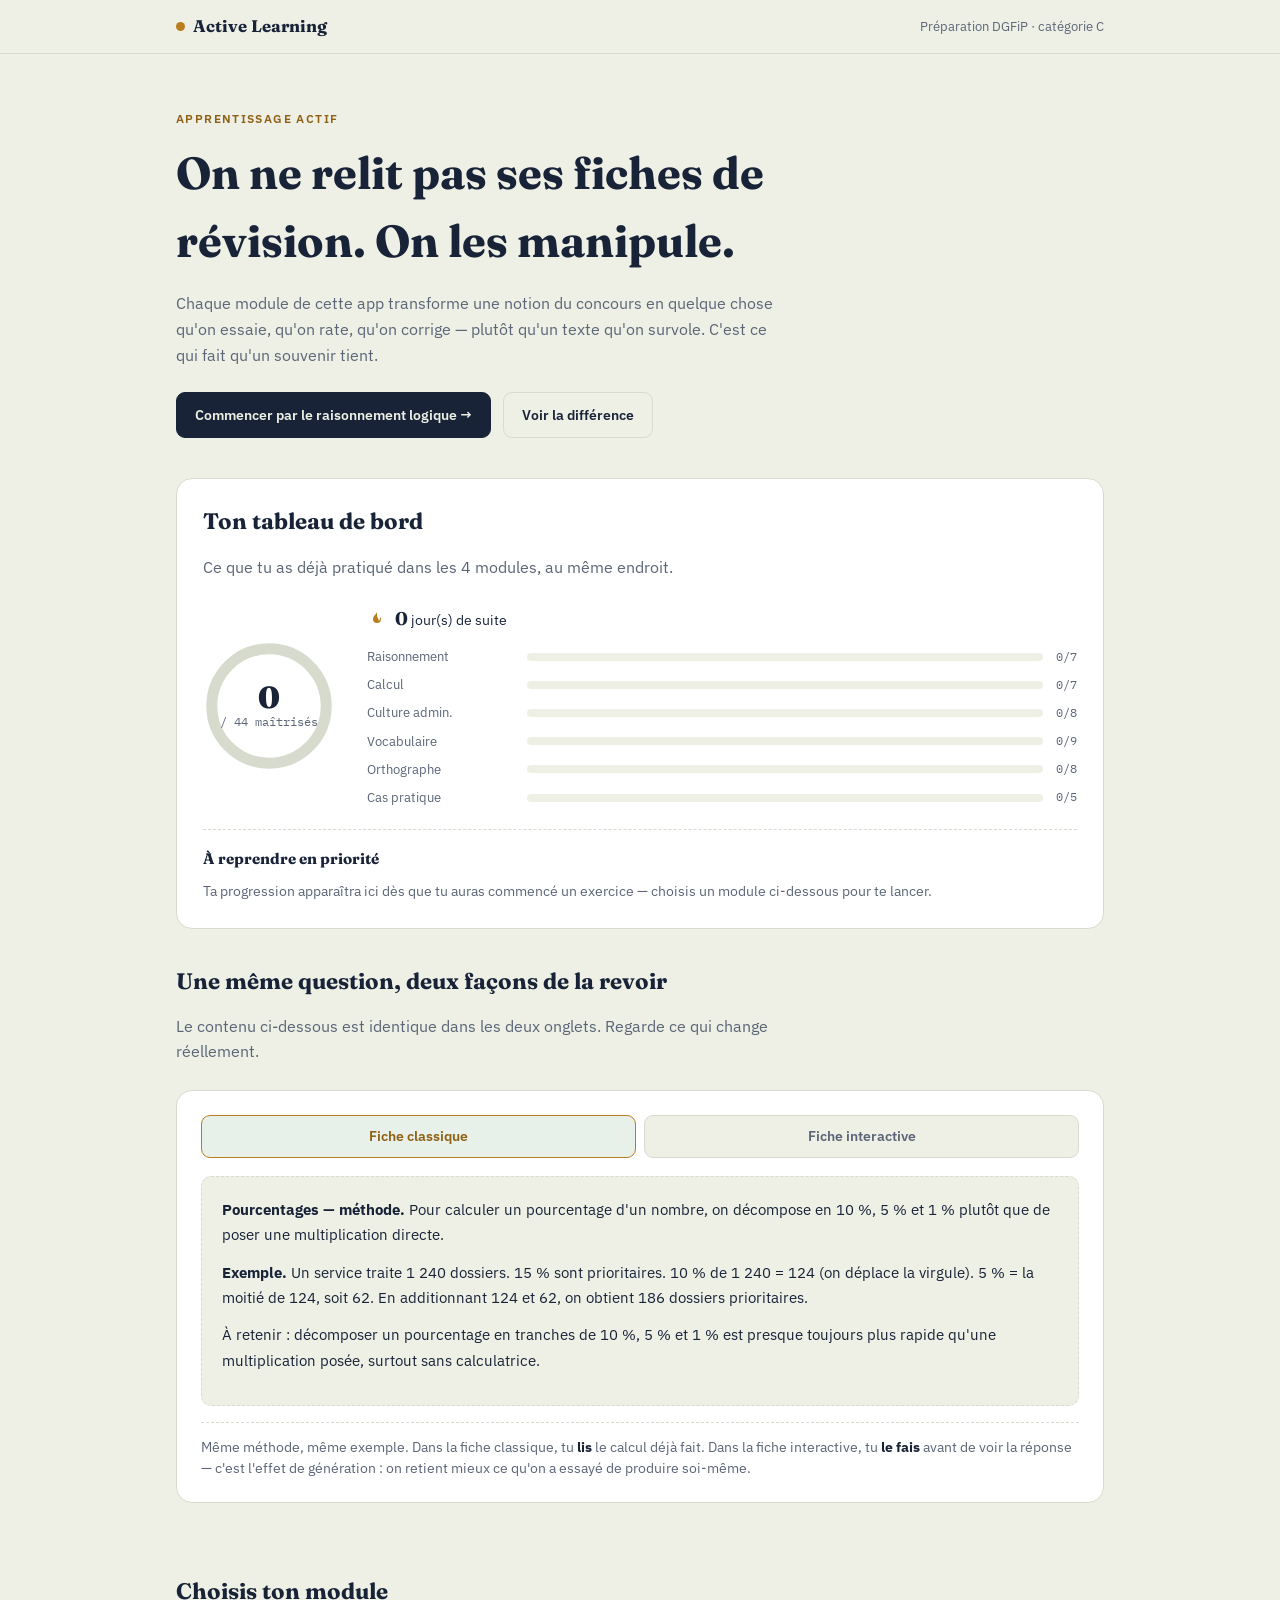
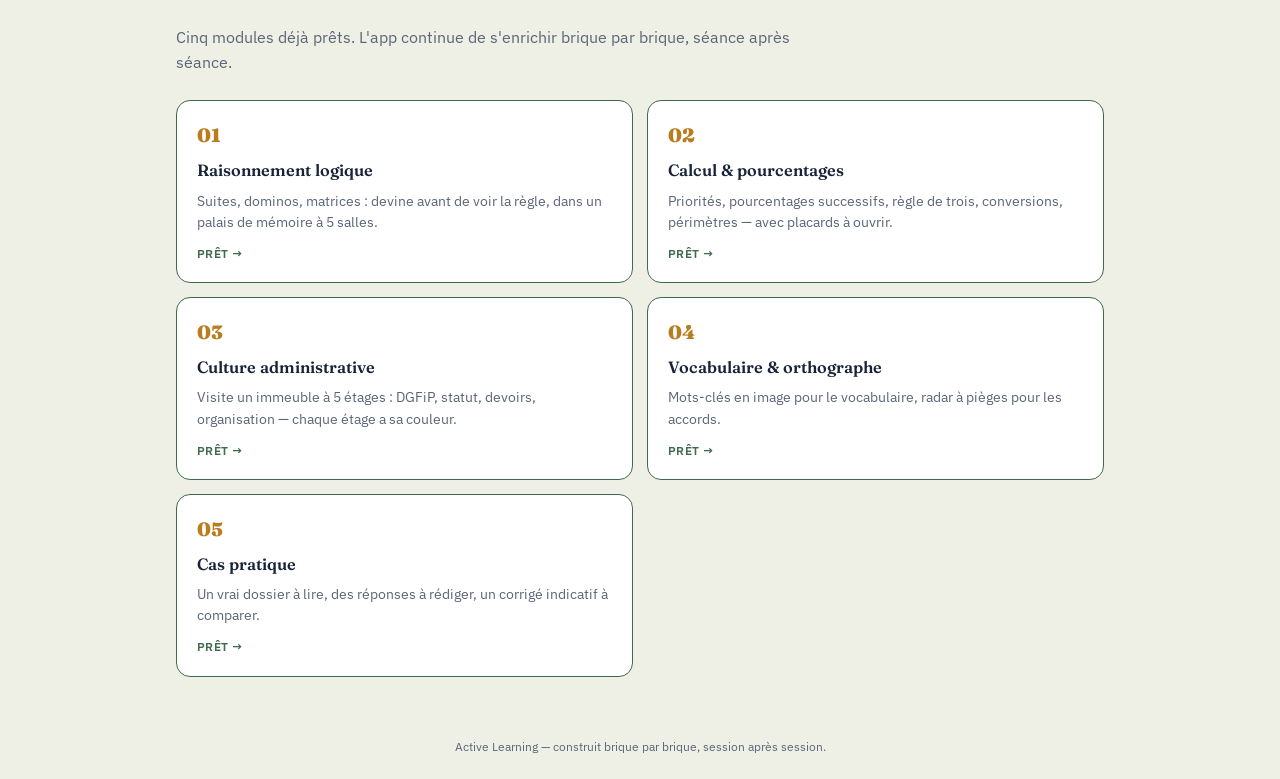
<file: index.html>
<!doctype html>
<html lang="fr">
<head>
<meta charset="UTF-8">
<meta name="viewport" content="width=device-width, initial-scale=1.0">
<title>Active Learning — Préparation DGFiP catégorie C</title>
<link rel="stylesheet" href="https://fonts.googleapis.com/css2?family=Fraunces:opsz,wght@9..144,600;9..144,900&family=IBM+Plex+Sans:wght@400;500;600&family=IBM+Plex+Mono:wght@500;600&display=swap">
<link rel="stylesheet" href="styles/base.css">
<style>
  .hero{padding-block:56px 40px;}
  .eyebrow{font-size:.72rem; letter-spacing:.12em; text-transform:uppercase; color:var(--gold-deep); font-weight:600;}
  .hero h1{font-size:clamp(2rem,5vw,2.8rem); margin-block:12px 14px; font-weight:700;}
  .hero p{color:var(--ink-soft); max-width:60ch; font-size:1.02rem; line-height:1.6; margin-bottom:24px;}
  .hero-actions{display:flex; gap:12px; flex-wrap:wrap;}

  section{padding-block:36px;}
  section > h2{font-size:1.4rem; margin-bottom:8px;}
  section > .lead{color:var(--ink-soft); max-width:62ch; margin-bottom:26px; line-height:1.55;}

  /* ---- démonstration interactive ---- */
  .demo{background:var(--raised); border:1px solid var(--line); border-radius:16px; padding:24px;}
  .demo-tabs{display:flex; gap:8px; margin-bottom:18px;}
  .demo-tab{
    flex:1; text-align:center; padding:10px 12px; border-radius:9px; cursor:pointer;
    font-weight:600; font-size:.88rem; border:1.5px solid var(--line); background:var(--paper); color:var(--ink-soft);
  }
  .demo-tab.active{border-color:var(--gold); color:var(--gold-deep); background:var(--sage-bg);}
  .demo-pane{display:none;}
  .demo-pane.active{display:block;}

  .fiche-classique p{margin:0 0 12px; color:var(--ink); font-size:.96rem; line-height:1.65;}
  .fiche-classique{background:var(--paper); border:1px dashed var(--line); border-radius:10px; padding:20px;}

  .fiche-interactive{background:var(--paper); border:1px solid var(--line); border-radius:10px; padding:20px; display:flex; flex-direction:column; gap:14px;}
  .fiche-interactive .q{font-size:.96rem; line-height:1.55;}
  .fiche-interactive .q b{font-weight:700;}
  .guess-row{display:flex; gap:8px; flex-wrap:wrap;}
  .guess-row input{
    font-family:"IBM Plex Mono",monospace; font-size:1rem; border:1.5px solid var(--line);
    border-radius:8px; padding:9px 12px; width:11ch; background:var(--raised); color:var(--ink);
  }
  .verdict{font-size:.86rem; font-weight:600; border-radius:8px; padding:9px 12px; display:none; align-items:center; gap:8px;}
  .verdict.show{display:flex;}
  .verdict.ok{background:var(--sage-bg); color:var(--sage);}
  .verdict.ko{background:var(--brick-bg); color:var(--brick);}
  .steps-calc{display:none; flex-direction:column; gap:4px; font-family:"IBM Plex Mono",monospace; font-size:.84rem;}
  .steps-calc.show{display:flex;}
  .steps-calc .line{display:flex; justify-content:space-between; gap:12px; border-bottom:1px dotted var(--line); padding-block:3px;}
  .steps-calc .line.total{font-weight:700; color:var(--ink); border-bottom:none;}
  .demo-caption{margin-top:16px; font-size:.86rem; color:var(--ink-soft); border-top:1px dashed var(--line); padding-top:14px;}
  .demo-caption b{color:var(--ink);}

  /* ---- modules ---- */
  .modules{display:grid; grid-template-columns:1fr; gap:14px;}
  @media(min-width:640px){ .modules{grid-template-columns:1fr 1fr;} }
  .module{
    padding:20px; display:flex; flex-direction:column; gap:8px; text-decoration:none; color:inherit;
    transition:border-color .15s;
  }
  .module .m-num{font-family:"Fraunces",serif; font-weight:900; color:var(--gold); font-size:1.2rem;}
  .module h3{font-size:1.02rem; font-weight:600;}
  .module p{margin:0; color:var(--ink-soft); font-size:.88rem; line-height:1.5;}
  .module .status{font-size:.72rem; font-weight:600; letter-spacing:.04em; text-transform:uppercase; margin-top:4px;}
  .module.ready{border-color:var(--sage); cursor:pointer;}
  .module.ready:hover{border-color:var(--gold);}
  .module.ready .status{color:var(--sage);}
  .module.soon{opacity:.6; cursor:default;}
  .module.soon .status{color:var(--ink-soft);}

  footer.note{color:var(--ink-soft); font-size:.78rem; text-align:center; padding-block:24px;}

  /* ---- tableau de bord ---- */
  .dashboard{background:var(--raised); border:1px solid var(--line); border-radius:16px; padding:26px;}
  .dash-top{display:flex; gap:32px; flex-wrap:wrap; align-items:center; margin-bottom:22px;}

  .ring-wrap{position:relative; width:132px; height:132px; flex:none;}
  .ring{width:132px; height:132px; transform:rotate(-90deg);}
  .ring-track{fill:none; stroke:var(--line); stroke-width:10;}
  .ring-fill{fill:none; stroke:var(--gold); stroke-width:10; stroke-linecap:round; stroke-dasharray:326.7; stroke-dashoffset:326.7; transition:stroke-dashoffset 1s cubic-bezier(.3,.9,.3,1);}
  .ring-center{position:absolute; inset:0; display:flex; flex-direction:column; align-items:center; justify-content:center;}
  .ring-value{font-family:"Fraunces",serif; font-weight:900; font-size:1.9rem; color:var(--ink); line-height:1;}
  .ring-total{font-size:.74rem; color:var(--ink-soft); font-family:"IBM Plex Mono",monospace;}

  .dash-stats{flex:1; min-width:220px; display:flex; flex-direction:column; gap:14px;}
  .streak-line{display:flex; align-items:center; gap:8px; font-size:.9rem; color:var(--ink);}
  .streak-line svg{color:var(--gold); flex:none;}
  .streak-line b{font-family:"Fraunces",serif; font-size:1.15rem;}

  .module-bars{display:flex; flex-direction:column; gap:9px;}
  .bar-row{display:flex; align-items:center; gap:10px; text-decoration:none; color:inherit;}
  .bar-row .bar-label{font-size:.8rem; width:150px; flex:none; color:var(--ink-soft);}
  .bar-row:hover .bar-label{color:var(--gold-deep);}
  .bar-track{flex:1; height:8px; background:var(--paper); border-radius:99px; overflow:hidden;}
  .bar-fill{height:100%; background:var(--gold); border-radius:99px; transition:width .8s cubic-bezier(.3,.9,.3,1); width:0%;}
  .bar-row .bar-frac{font-size:.76rem; font-family:"IBM Plex Mono",monospace; color:var(--ink-soft); width:3.5ch; text-align:right; flex:none;}

  .priority-block{border-top:1px dashed var(--line); padding-top:18px;}
  .priority-block h3{font-size:.95rem; margin-bottom:10px;}
  .priority-list{display:flex; flex-direction:column; gap:7px;}
  .priority-item{
    display:flex; justify-content:space-between; align-items:center; gap:10px;
    background:var(--paper); border:1px solid var(--line); border-radius:8px;
    padding:8px 12px; font-size:.84rem; text-decoration:none; color:var(--ink);
  }
  .priority-item:hover{border-color:var(--brick);}
  .priority-item .mod-tag{font-size:.68rem; text-transform:uppercase; letter-spacing:.05em; color:var(--brick); font-weight:700; flex:none;}
  .priority-item .go-arrow{color:var(--ink-soft); flex:none;}
  .dash-empty, .dash-done{font-size:.86rem; color:var(--ink-soft); line-height:1.5;}
  .dash-done{color:var(--sage); font-weight:600;}
</style>
</head>
<body>

<header class="app-nav">
  <div class="wrap row">
    <span class="brand"><span class="dot"></span> Active Learning</span>
    <span class="crumb">Préparation DGFiP · catégorie C</span>
  </div>
</header>

<div class="wrap">

  <section class="hero">
    <div class="eyebrow">Apprentissage actif</div>
    <h1>On ne relit pas ses fiches de révision. On les manipule.</h1>
    <p>Chaque module de cette app transforme une notion du concours en quelque chose qu'on essaie, qu'on rate, qu'on corrige — plutôt qu'un texte qu'on survole. C'est ce qui fait qu'un souvenir tient.</p>
    <div class="hero-actions">
      <a class="btn btn-primary" href="raisonnement/index.html">Commencer par le raisonnement logique →</a>
      <a class="btn btn-ghost" href="#demo">Voir la différence</a>
    </div>
  </section>

  <section class="dashboard" id="dashboard">
    <h2>Ton tableau de bord</h2>
    <p class="lead">Ce que tu as déjà pratiqué dans les 4 modules, au même endroit.</p>
    <div class="dash-top">
      <div class="ring-wrap">
        <svg class="ring" viewBox="0 0 120 120">
          <circle class="ring-track" cx="60" cy="60" r="52"></circle>
          <circle class="ring-fill" id="ring-fill" cx="60" cy="60" r="52"></circle>
        </svg>
        <div class="ring-center">
          <div class="ring-value" id="ring-value">0</div>
          <div class="ring-total" id="ring-total">/ 0 maîtrisés</div>
        </div>
      </div>
      <div class="dash-stats">
        <div class="streak-line">
          <svg width="20" height="20" viewBox="0 0 20 20" fill="none"><path d="M10 1c1 4-4 5-4 9a4 4 0 0 0 8 0c0-1.5-1-2-1-2 .5 3-1.5 4-1.5 4 1-2-1.5-3-1.5-6z" fill="currentColor"/></svg>
          <span><b id="streak-value">0</b> jour(s) de suite</span>
        </div>
        <div class="module-bars" id="module-bars"></div>
      </div>
    </div>
    <div class="priority-block">
      <h3>À reprendre en priorité</h3>
      <div class="priority-list" id="priority-list"></div>
    </div>
  </section>

  <section id="demo">
    <h2>Une même question, deux façons de la revoir</h2>
    <p class="lead">Le contenu ci-dessous est identique dans les deux onglets. Regarde ce qui change réellement.</p>

    <div class="demo">
      <div class="demo-tabs">
        <div class="demo-tab active" id="tab-classique" onclick="showTab('classique')">Fiche classique</div>
        <div class="demo-tab" id="tab-interactive" onclick="showTab('interactive')">Fiche interactive</div>
      </div>

      <div class="demo-pane active" id="pane-classique">
        <div class="fiche-classique">
          <p><strong>Pourcentages — méthode.</strong> Pour calculer un pourcentage d'un nombre, on décompose en 10 %, 5 % et 1 % plutôt que de poser une multiplication directe.</p>
          <p><strong>Exemple.</strong> Un service traite 1 240 dossiers. 15 % sont prioritaires. 10 % de 1 240 = 124 (on déplace la virgule). 5 % = la moitié de 124, soit 62. En additionnant 124 et 62, on obtient 186 dossiers prioritaires.</p>
          <p>À retenir : décomposer un pourcentage en tranches de 10 %, 5 % et 1 % est presque toujours plus rapide qu'une multiplication posée, surtout sans calculatrice.</p>
        </div>
      </div>

      <div class="demo-pane" id="pane-interactive">
        <div class="fiche-interactive">
          <p class="q">Un service traite <b>1 240</b> dossiers ce mois-ci. <b>15 %</b> sont classés prioritaires. Combien de dossiers sont prioritaires ?</p>
          <div class="guess-row">
            <input type="number" id="demo-input" aria-label="Ta réponse" placeholder="?">
            <button class="btn btn-primary" onclick="checkDemo()">Vérifier</button>
          </div>
          <div class="verdict" id="demo-verdict"></div>
          <div class="steps-calc" id="demo-steps">
            <div class="line"><span>10 % de 1 240 (on déplace la virgule)</span><span>124</span></div>
            <div class="line"><span>5 % de 1 240 (moitié de 124)</span><span>62</span></div>
            <div class="line total"><span>15 % = 124 + 62</span><span>186 dossiers</span></div>
          </div>
        </div>
      </div>

      <div class="demo-caption">Même méthode, même exemple. Dans la fiche classique, tu <b>lis</b> le calcul déjà fait. Dans la fiche interactive, tu <b>le fais</b> avant de voir la réponse — c'est l'effet de génération : on retient mieux ce qu'on a essayé de produire soi-même.</div>
    </div>
  </section>

  <section>
    <h2>Choisis ton module</h2>
    <p class="lead">Cinq modules déjà prêts. L'app continue de s'enrichir brique par brique, séance après séance.</p>
    <div class="modules">
      <a class="module card ready" href="raisonnement/index.html">
        <span class="m-num">01</span>
        <h3>Raisonnement logique</h3>
        <p>Suites, dominos, matrices : devine avant de voir la règle, dans un palais de mémoire à 5 salles.</p>
        <span class="status">Prêt →</span>
      </a>
      <a class="module card ready" href="calcul/index.html">
        <span class="m-num">02</span>
        <h3>Calcul &amp; pourcentages</h3>
        <p>Priorités, pourcentages successifs, règle de trois, conversions, périmètres — avec placards à ouvrir.</p>
        <span class="status">Prêt →</span>
      </a>
      <a class="module card ready" href="culture/index.html">
        <span class="m-num">03</span>
        <h3>Culture administrative</h3>
        <p>Visite un immeuble à 5 étages : DGFiP, statut, devoirs, organisation — chaque étage a sa couleur.</p>
        <span class="status">Prêt →</span>
      </a>
      <a class="module card ready" href="vocabulaire/index.html">
        <span class="m-num">04</span>
        <h3>Vocabulaire &amp; orthographe</h3>
        <p>Mots-clés en image pour le vocabulaire, radar à pièges pour les accords.</p>
        <span class="status">Prêt →</span>
      </a>
      <a class="module card ready" href="cas-pratique/index.html">
        <span class="m-num">05</span>
        <h3>Cas pratique</h3>
        <p>Un vrai dossier à lire, des réponses à rédiger, un corrigé indicatif à comparer.</p>
        <span class="status">Prêt →</span>
      </a>
    </div>
  </section>

</div>

<footer class="note">Active Learning — construit brique par brique, session après session.</footer>

<script src="js/effects.js"></script>
<script>
  function showTab(name){
    document.getElementById('tab-classique').classList.toggle('active', name === 'classique');
    document.getElementById('tab-interactive').classList.toggle('active', name === 'interactive');
    document.getElementById('pane-classique').classList.toggle('active', name === 'classique');
    document.getElementById('pane-interactive').classList.toggle('active', name === 'interactive');
  }
  function checkDemo(){
    var input = document.getElementById('demo-input');
    var val = parseInt(input.value, 10);
    var ok = val === 186;
    var verdict = document.getElementById('demo-verdict');
    verdict.className = 'verdict show ' + (ok ? 'ok' : 'ko');
    verdict.textContent = ok ? 'Exact — 186 dossiers.' : 'Pas tout à fait. Regarde le détail ci-dessous.';
    document.getElementById('demo-steps').classList.add('show');
  }

  (function buildDashboard(){
    function safeGet(key){
      try{ var raw = localStorage.getItem(key); return raw ? JSON.parse(raw) : {}; }catch(e){ return {}; }
    }

    var MODULES = [
      {
        key:'active-learning-raisonnement-v1', name:'Raisonnement', href:'raisonnement/index.html',
        ids:[1,2,3,4,5,6,7], okValue:'mastered', anchor:function(id){ return 'room-' + id; },
        labels:{1:'Suites nombres',2:'Suites lettres',3:'Dominos',4:'Matrices',5:'% et proportions',6:'Syllogismes',7:'Codes & combinatoire'}
      },
      {
        key:'active-learning-calcul-v1', name:'Calcul', href:'calcul/index.html',
        ids:[1,2,3,4,5,6,7], okValue:'mastered', anchor:function(id){ return 'room-' + id; },
        labels:{1:'Priorités',2:'% successifs',3:'Règle de 3',4:'Conversions',5:'Périmètres',6:'Vitesse',7:'Fractions & PGCD'}
      },
      {
        key:'active-learning-culture-v1', name:'Culture admin.', href:'culture/index.html',
        ids:['c1','c2','c3','c4','c5','c6','c7','c8'], okValue:'known', anchor:function(id){ return 'card-' + id; },
        labels:{c1:'Le concours',c2:'La DGFiP',c3:'Le statut',c4:'La neutralité',c5:'Ordonnateur/comptable',c6:'Les DDFiP/DRFiP',c7:'La continuité',c8:"L'égalité"}
      },
      {
        key:'active-learning-vocab-v1', name:'Vocabulaire', href:'vocabulaire/index.html',
        ids:['v1','v2','v3','v4','v5','v6','v7','v8','v9'], okValue:'known', anchor:function(id){ return 'vcard-' + id; },
        labels:{v1:'Contribuable',v2:'TVA',v3:'Cadastre',v4:'Recouvrement',v5:'Dégrèvement',v6:'Prélèvement à la source',v7:'Exercice budgétaire',v8:"Avis d'imposition",v9:'Impôt direct/indirect'}
      },
      {
        key:'active-learning-ortho-v1', name:'Orthographe', href:'vocabulaire/index.html',
        ids:['p1','p2','p3','p4','p5','p6','p7','p8'], okValue:'known', anchor:function(id){ return 'sentence-' + id; },
        labels:{p1:'Accord du participe passé',p2:'Ses / ces',p3:'Quand / quant',p4:'Fermé (adjectif)',p5:'Participe invariable',p6:'A / à',p7:'Bien que + subjonctif',p8:'Pluriel des noms en -al'}
      },
      {
        key:'active-learning-caspratique-v1', name:'Cas pratique', href:'cas-pratique/index.html',
        ids:['q1','q2','q3','q4','q5'], okValue:'known', anchor:function(id){ return 'question-' + id; },
        labels:{q1:'Horaires du mercredi',q2:'Raisons du changement',q3:'Demi-journée la moins fréquentée',q4:'Proportion hebdomadaire',q5:"Réponse à l'usager"}
      }
    ];

    var totalItems = 0, totalMastered = 0;
    var priorityItems = [];
    var barsHtml = '';

    MODULES.forEach(function(mod){
      var state = safeGet(mod.key);
      var mastered = 0;
      mod.ids.forEach(function(id){
        totalItems++;
        var val = state[id];
        if(val === mod.okValue){
          mastered++;
          totalMastered++;
        } else if(val){
          priorityItems.push({mod:mod.name, href:mod.href + '#' + mod.anchor(id), label:mod.labels[id]});
        }
      });
      var pct = mod.ids.length ? Math.round((mastered / mod.ids.length) * 100) : 0;
      barsHtml +=
        '<a class="bar-row" href="' + mod.href + '">' +
          '<span class="bar-label">' + mod.name + '</span>' +
          '<span class="bar-track"><span class="bar-fill" style="width:' + pct + '%"></span></span>' +
          '<span class="bar-frac">' + mastered + '/' + mod.ids.length + '</span>' +
        '</a>';
    });

    document.getElementById('module-bars').innerHTML = barsHtml;

    var pctTotal = totalItems ? totalMastered / totalItems : 0;
    var circumference = 326.7;
    document.getElementById('ring-fill').style.strokeDashoffset = circumference * (1 - pctTotal);
    AL.countUp(document.getElementById('ring-value'), totalMastered, 900);
    document.getElementById('ring-total').textContent = '/ ' + totalItems + ' maîtrisés';

    document.getElementById('streak-value').textContent = AL.getStreak();

    var list = document.getElementById('priority-list');
    if(totalMastered === 0 && priorityItems.length === 0){
      list.innerHTML = '<div class="dash-empty">Ta progression apparaîtra ici dès que tu auras commencé un exercice — choisis un module ci-dessous pour te lancer.</div>';
    } else if(priorityItems.length === 0){
      list.innerHTML = '<div class="dash-done">Rien à revoir pour l\'instant. Reviens dans quelques jours pour vérifier que ça tient toujours.</div>';
    } else {
      list.innerHTML = priorityItems.map(function(item){
        return '<a class="priority-item" href="' + item.href + '">' +
          '<span><span class="mod-tag">' + item.mod + '</span> ' + item.label + '</span>' +
          '<span class="go-arrow">→</span>' +
        '</a>';
      }).join('');
    }
  })();
</script>
</body>
</html>
</file>
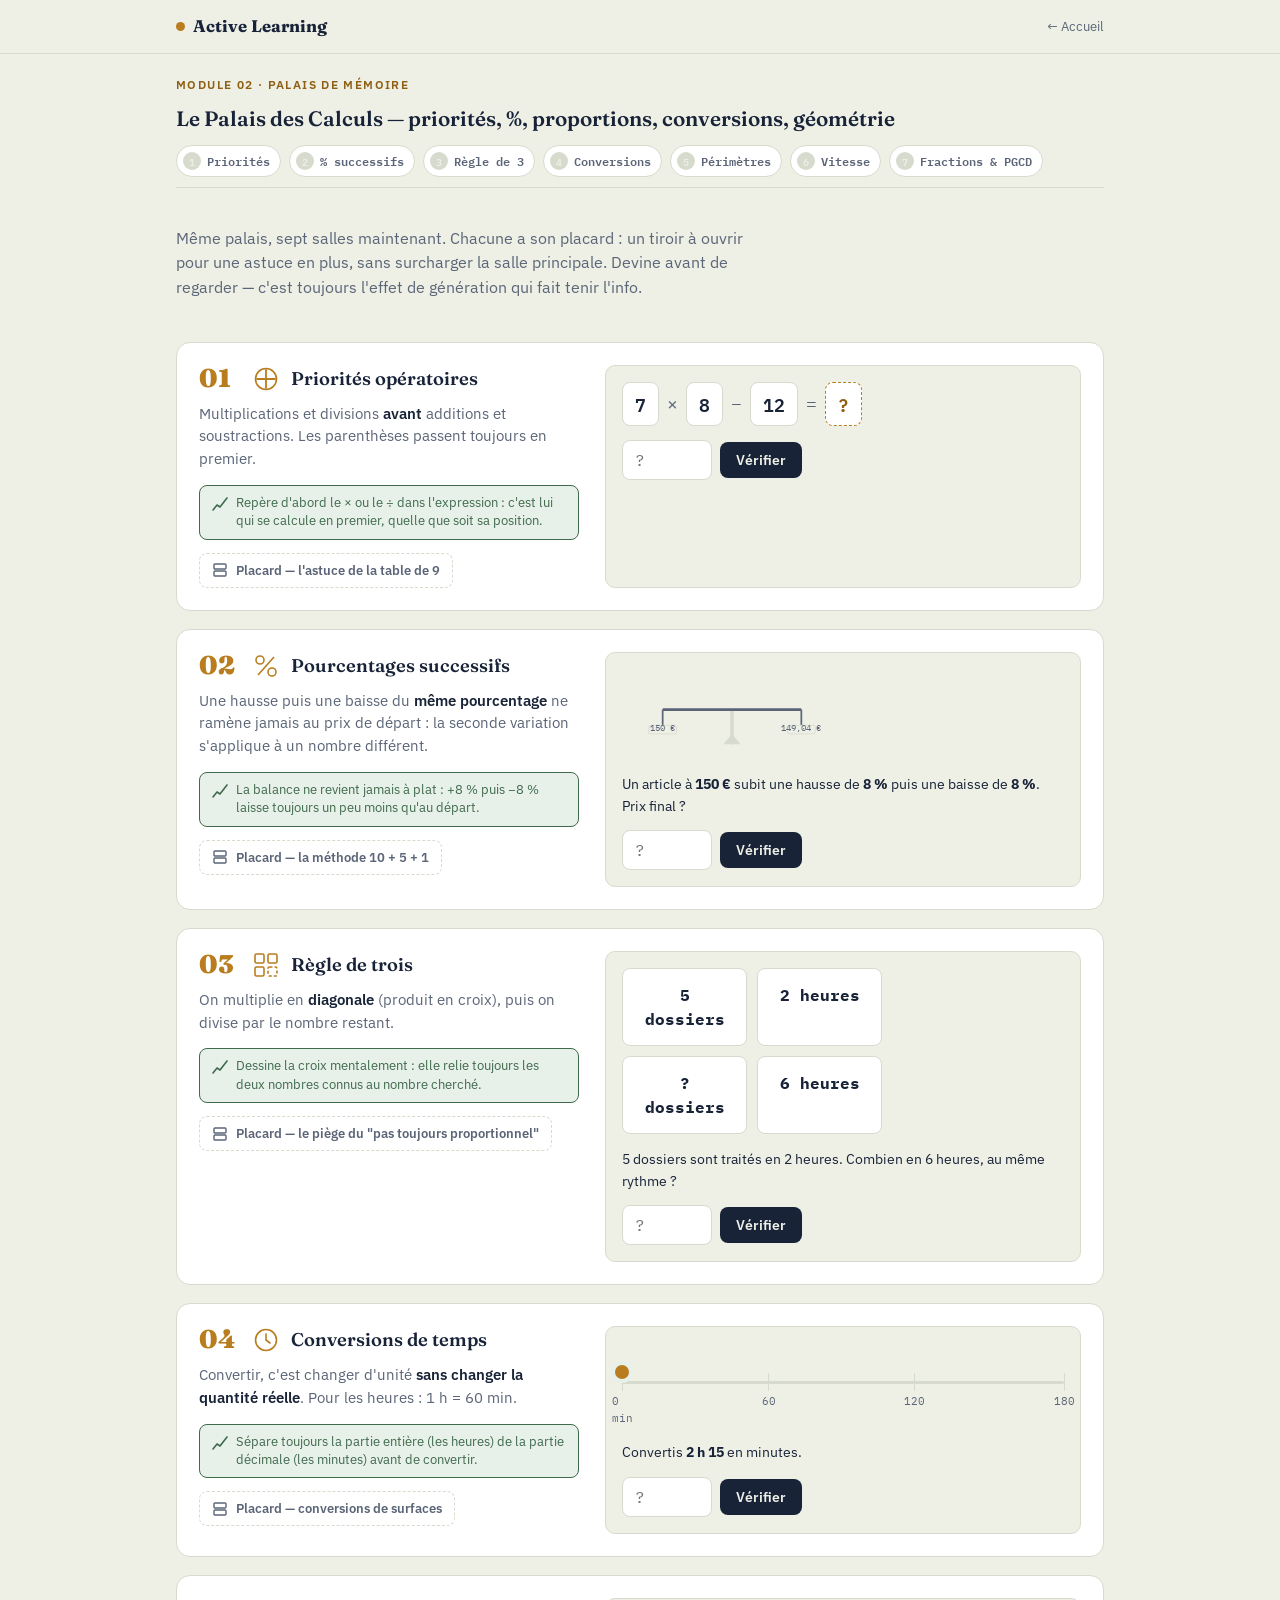
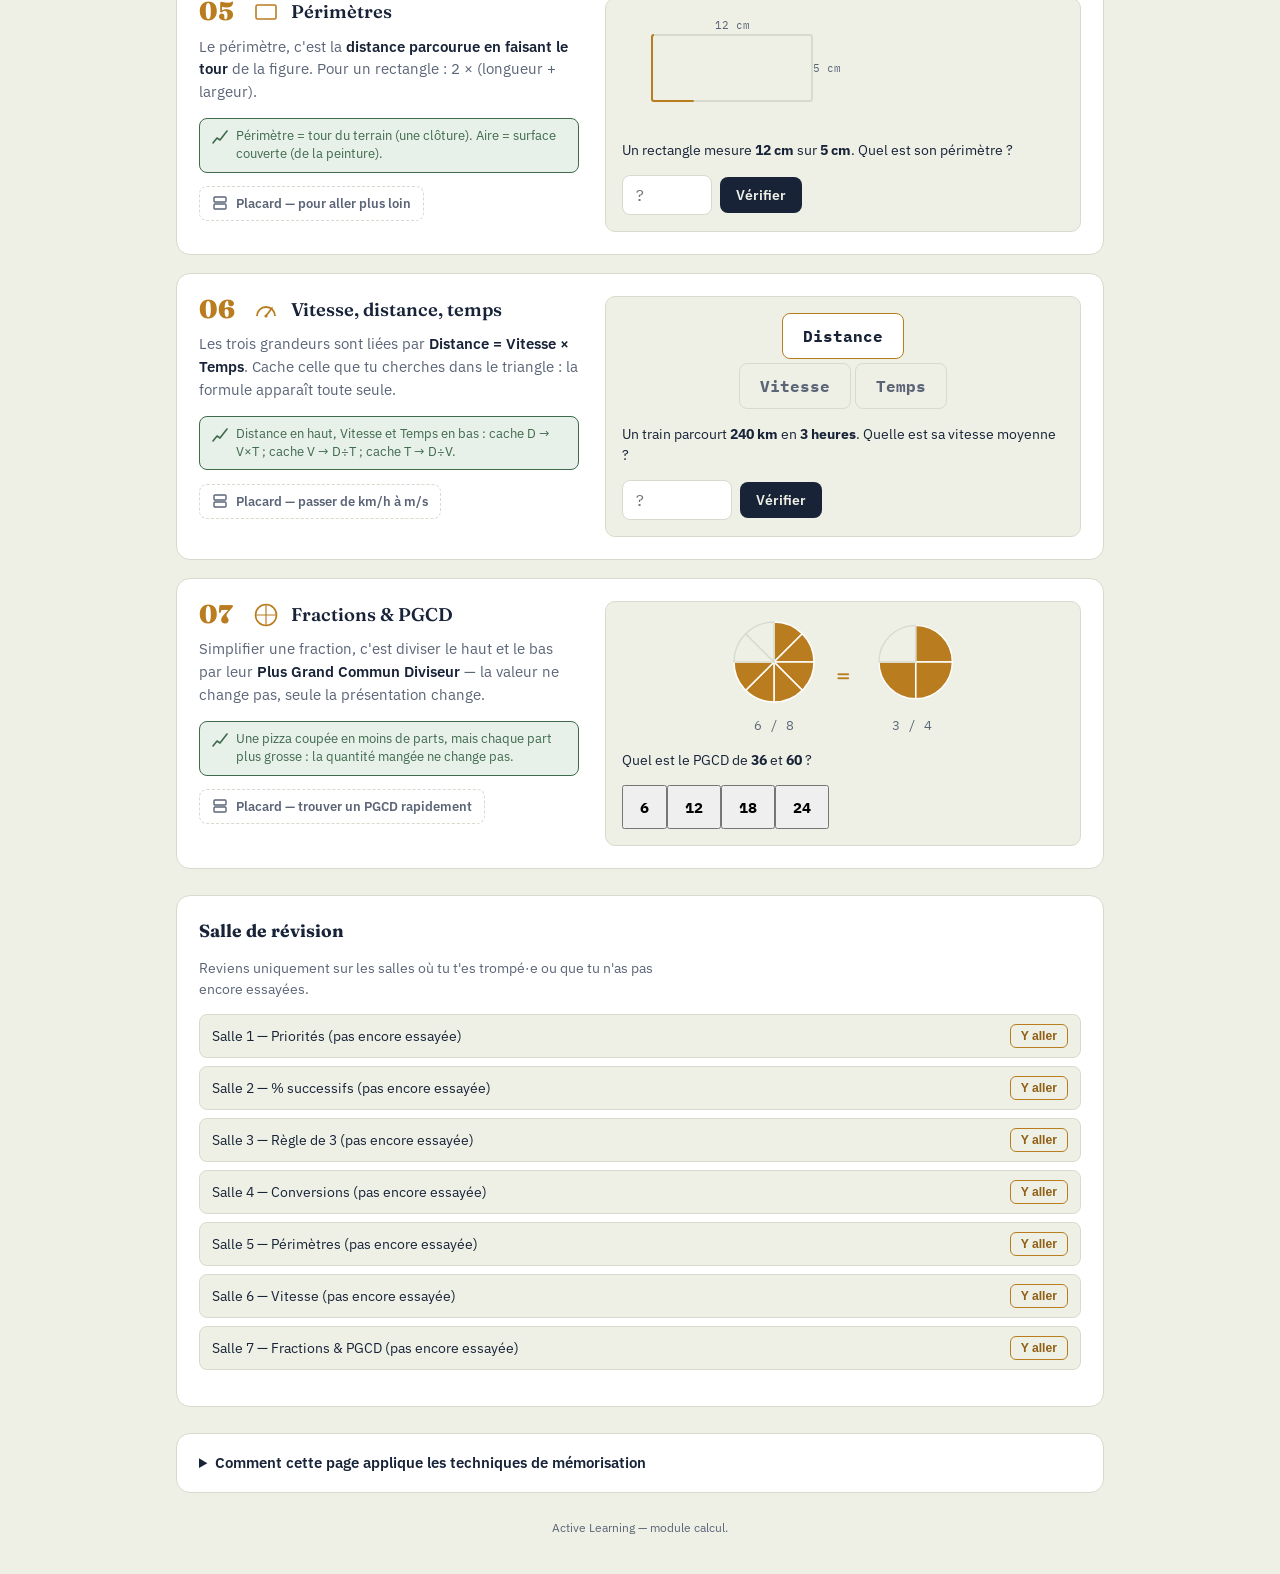
<file: calcul/index.html>
<!doctype html>
<html lang="fr">
<head>
<meta charset="UTF-8">
<meta name="viewport" content="width=device-width, initial-scale=1.0">
<title>Calcul — Active Learning</title>
<link rel="stylesheet" href="https://fonts.googleapis.com/css2?family=Fraunces:opsz,wght@9..144,600;9..144,900&family=IBM+Plex+Sans:wght@400;500;600&family=IBM+Plex+Mono:wght@500;600&display=swap">
<link rel="stylesheet" href="../styles/base.css">
<style>
  body{padding-block:0 32px;}

  .room-top{padding-block:22px 10px; border-bottom:1px solid var(--line); display:flex; flex-direction:column; gap:10px;}
  .eyebrow{font-size:.72rem; letter-spacing:.12em; text-transform:uppercase; color:var(--gold-deep); font-weight:600;}
  .room-top h1{font-size:1.3rem; font-weight:600;}
  nav.doors{display:flex; gap:8px; flex-wrap:wrap;}
  .door-dot{
    display:flex; align-items:center; gap:6px;
    border:1.5px solid var(--line); background:var(--raised);
    color:var(--ink-soft); border-radius:999px;
    padding:5px 10px 5px 6px; font-size:.72rem; font-weight:600;
    cursor:pointer; font-family:"IBM Plex Mono",monospace;
    transition:border-color .15s, color .15s, background .15s;
  }
  .door-dot .n{
    width:18px;height:18px;border-radius:50%;
    display:flex;align-items:center;justify-content:center;
    background:var(--line); color:var(--paper); font-size:.65rem;
  }
  .door-dot[data-state="mastered"]{border-color:var(--sage); color:var(--sage);}
  .door-dot[data-state="mastered"] .n{background:var(--sage); color:var(--raised);}
  .door-dot[data-state="weak"]{border-color:var(--brick); color:var(--brick);}
  .door-dot[data-state="weak"] .n{background:var(--brick); color:var(--raised);}
  .door-dot:hover{border-color:var(--focus);}

  .intro{padding-block:22px 8px;}
  .intro p{color:var(--ink-soft); max-width:60ch; line-height:1.55;}

  .room{
    background:var(--raised); border:1px solid var(--line);
    border-radius:14px; margin-block:18px; padding:22px;
    scroll-margin-top:70px;
    display:grid; grid-template-columns:1fr; gap:18px;
  }
  @media(min-width:680px){
    .room{grid-template-columns:minmax(0,1fr) minmax(0,1.25fr); gap:26px;}
  }
  .room-head{display:flex; align-items:center; gap:12px; margin-bottom:10px;}
  .door-num{font-family:"Fraunces",serif; font-weight:900; font-size:1.6rem; color:var(--gold); line-height:1; min-width:2.2ch;}
  .room-icon{color:var(--gold); flex:none;}
  .room h2{font-size:1.15rem; font-weight:600;}
  .rule{color:var(--ink-soft); font-size:.92rem; line-height:1.55; margin-block:8px 14px;}
  .rule strong{color:var(--ink); font-weight:600;}
  .mnemo{
    background:var(--sage-bg); border:1px solid var(--sage); color:var(--sage);
    border-radius:8px; padding:8px 12px; font-size:.82rem; line-height:1.4;
    display:flex; gap:8px; align-items:flex-start;
  }
  .mnemo svg{flex:none; margin-top:2px;}

  .lab{
    background:var(--paper); border:1px solid var(--line); border-radius:10px;
    padding:16px; display:flex; flex-direction:column; gap:14px;
  }
  .guess-row{display:flex; gap:8px; flex-wrap:wrap; align-items:center;}
  input[type="text"], input[type="number"]{
    font-family:"IBM Plex Mono",monospace; font-size:1rem;
    border:1.5px solid var(--line); border-radius:8px;
    padding:9px 12px; width:9ch; background:var(--raised); color:var(--ink);
  }
  button.go{
    font-family:"IBM Plex Sans",sans-serif; font-weight:600; font-size:.88rem;
    background:var(--ink); color:var(--paper); border:none;
    border-radius:8px; padding:9px 16px; cursor:pointer;
  }
  button.go:hover{background:var(--gold-deep);}
  .verdict{font-size:.86rem; font-weight:600; border-radius:8px; padding:9px 12px; display:none; align-items:center; gap:8px;}
  .verdict.show{display:flex;}
  .verdict.ok{background:var(--sage-bg); color:var(--sage);}
  .verdict.ko{background:var(--brick-bg); color:var(--brick);}
  .reveal{display:none; border-top:1px dashed var(--line); padding-top:12px; font-size:.86rem; color:var(--ink-soft); line-height:1.55;}
  .reveal.show{display:block;}
  .reveal b{color:var(--ink);}
  .steps-calc{display:flex; flex-direction:column; gap:4px; font-family:"IBM Plex Mono",monospace; font-size:.82rem; margin-top:10px;}
  .steps-calc .line{display:flex; justify-content:space-between; gap:12px; border-bottom:1px dotted var(--line); padding-block:3px;}
  .steps-calc .line.total{font-weight:700; color:var(--ink); border-bottom:none;}

  /* --- placard (tiroir bonus) --- */
  .placard-btn{
    display:flex; align-items:center; gap:8px; background:none; border:1px dashed var(--line);
    color:var(--ink-soft); border-radius:8px; padding:8px 12px; font-size:.8rem; font-weight:600;
    cursor:pointer; text-align:left; font-family:"IBM Plex Sans",sans-serif;
  }
  .placard-btn:hover{border-color:var(--gold); color:var(--gold-deep);}
  .placard-btn svg{flex:none; transition:transform .2s;}
  .placard-btn.open svg{transform:rotate(45deg);}
  .placard-content{
    max-height:0; overflow:hidden; opacity:0; transition:max-height .3s ease, opacity .25s ease;
    font-size:.84rem; color:var(--ink-soft); line-height:1.5; background:var(--raised);
    border-radius:8px;
  }
  .placard-content.open{max-height:200px; opacity:1; padding:12px 14px; border:1px solid var(--line);}

  /* --- salle 1 : expression animée --- */
  .expr{display:flex; align-items:center; gap:8px; flex-wrap:wrap; font-size:1.1rem; font-weight:600;}
  .tok{
    background:var(--raised); border:1px solid var(--line); border-radius:8px;
    padding:8px 12px; font-family:"IBM Plex Mono",monospace; transition:box-shadow .3s, background .3s, color .3s;
  }
  .tok.op{background:transparent; border:none; color:var(--ink-soft); padding:0; font-weight:400;}
  .tok.qmark{border:1.5px dashed var(--gold); color:var(--gold-deep);}
  .tok.hi{background:var(--sage-bg); color:var(--sage); box-shadow:0 0 0 3px var(--sage-bg);}
  .result-line{font-family:"IBM Plex Mono",monospace; font-size:1.4rem; font-weight:700; color:var(--gold); min-height:1.6em;}

  /* --- salle 2 : balance --- */
  .balance-wrap{display:flex; justify-content:center; padding-block:6px;}
  .balance-beam{transform-origin:100px 40px; transition:transform 1s cubic-bezier(.34,1.4,.4,1);}
  .balance-beam.tilt{transform:rotate(-7deg);}
  .balance-label{font-family:"IBM Plex Mono",monospace; font-size:.68rem; fill:var(--ink-soft);}

  /* --- salle 3 : produit en croix --- */
  .cross-grid{position:relative; display:grid; grid-template-columns:1fr 1fr; gap:10px; max-width:260px;}
  .cross-cell{
    background:var(--raised); border:1px solid var(--line); border-radius:8px;
    padding:14px; text-align:center; font-family:"IBM Plex Mono",monospace; font-weight:700; z-index:1;
  }
  .cross-svg{position:absolute; inset:0; width:100%; height:100%; pointer-events:none;}
  .cross-line{stroke:var(--gold); stroke-width:2.2; stroke-dasharray:210; stroke-dashoffset:210; transition:stroke-dashoffset 1s ease;}
  .cross-line.show{stroke-dashoffset:0;}

  /* --- salle 4 : règle de conversion --- */
  .ruler{position:relative; height:64px; margin-block:10px;}
  .ruler-track{position:absolute; left:0; right:0; top:28px; height:3px; background:var(--line); border-radius:2px;}
  .ruler-tick{position:absolute; top:20px; width:1px; height:18px; background:var(--line);}
  .ruler-tick span{position:absolute; top:20px; left:50%; transform:translateX(-50%); font-size:.68rem; color:var(--ink-soft); font-family:"IBM Plex Mono",monospace;}
  .ruler-marker{
    position:absolute; top:12px; width:14px; height:14px; border-radius:50%;
    background:var(--gold); left:0; transform:translateX(-50%);
    transition:left 1s cubic-bezier(.3,1.3,.4,1);
    box-shadow:0 0 0 4px var(--sage-bg);
  }
  .ruler-marker-label{
    position:absolute; top:-22px; left:0; transform:translateX(-50%);
    font-family:"IBM Plex Mono",monospace; font-weight:700; font-size:.78rem; color:var(--gold-deep);
    transition:left 1s cubic-bezier(.3,1.3,.4,1); white-space:nowrap;
  }

  /* --- salle 5 : périmètre dessiné --- */
  .perim-svg rect{fill:none; stroke:var(--line); stroke-width:2;}
  .perim-svg rect.draw{stroke:var(--gold); stroke-dasharray:340; stroke-dashoffset:340; transition:stroke-dashoffset 1.4s ease;}
  .perim-svg rect.draw.show{stroke-dashoffset:0;}
  .perim-svg text{font-family:"IBM Plex Mono",monospace; font-size:11px; fill:var(--ink-soft);}

  /* --- salle 6 : triangle vitesse/distance/temps --- */
  .vdt-triangle{display:flex; flex-direction:column; align-items:center; gap:4px;}
  .vdt-triangle .top{
    background:var(--raised); border:1.5px solid var(--gold); border-radius:8px;
    padding:10px 20px; font-family:"IBM Plex Mono",monospace; font-weight:700;
  }
  .vdt-triangle .bottom{display:flex; gap:4px;}
  .vdt-triangle .bottom div{
    background:var(--paper); border:1.5px solid var(--line); border-radius:8px;
    padding:10px 20px; font-family:"IBM Plex Mono",monospace; font-weight:700; color:var(--ink-soft);
  }

  /* --- salle 7 : pizzas PGCD --- */
  .pizzas{display:flex; align-items:center; gap:18px; justify-content:center; flex-wrap:wrap;}
  .pizza-label{text-align:center; font-family:"IBM Plex Mono",monospace; font-size:.8rem; color:var(--ink-soft); margin-top:4px;}
  .pizza-eq{font-family:"Fraunces",serif; font-weight:900; font-size:1.6rem; color:var(--gold);}

  .revision{background:var(--raised); border:1px solid var(--line); border-radius:14px; padding:22px; margin-block:26px;}
  .revision h2{font-size:1.1rem; margin-bottom:6px;}
  .revision p{color:var(--ink-soft); font-size:.88rem; line-height:1.5; max-width:60ch;}
  .weak-list{display:flex; flex-direction:column; gap:8px; margin-block:14px;}
  .weak-item{display:flex; justify-content:space-between; align-items:center; background:var(--paper); border:1px solid var(--line); border-radius:8px; padding:9px 12px; font-size:.86rem;}
  .weak-item button{background:none; border:1px solid var(--gold); color:var(--gold-deep); border-radius:6px; padding:4px 10px; font-size:.76rem; cursor:pointer; font-weight:600;}
  .all-done{color:var(--sage); font-weight:600; font-size:.9rem;}

  details.meta{background:var(--raised); border:1px solid var(--line); border-radius:14px; padding:18px 22px; margin-block:20px 8px;}
  details.meta summary{cursor:pointer; font-weight:600; font-size:.92rem; color:var(--ink);}
  .meta-grid{display:flex; flex-direction:column; gap:10px; margin-top:14px;}
  .meta-row{display:flex; gap:10px; font-size:.84rem; color:var(--ink-soft); line-height:1.5;}
  .meta-row b{color:var(--gold-deep); font-family:"IBM Plex Mono",monospace; font-weight:600; flex:none; min-width:15ch;}

  footer.note{color:var(--ink-soft); font-size:.76rem; text-align:center; padding-block:18px 4px;}
</style>
</head>
<body>

<header class="app-nav">
  <div class="wrap row">
    <a class="brand" href="../index.html"><span class="dot"></span> Active Learning</a>
    <a class="crumb" href="../index.html">← Accueil</a>
  </div>
</header>

<div class="wrap">
  <header class="room-top">
    <div class="eyebrow">Module 02 · Palais de mémoire</div>
    <h1>Le Palais des Calculs — priorités, %, proportions, conversions, géométrie</h1>
    <nav class="doors" id="doors" aria-label="Salles du palais">
      <button class="door-dot" data-room="1" onclick="goRoom(1)"><span class="n">1</span> Priorités</button>
      <button class="door-dot" data-room="2" onclick="goRoom(2)"><span class="n">2</span> % successifs</button>
      <button class="door-dot" data-room="3" onclick="goRoom(3)"><span class="n">3</span> Règle de 3</button>
      <button class="door-dot" data-room="4" onclick="goRoom(4)"><span class="n">4</span> Conversions</button>
      <button class="door-dot" data-room="5" onclick="goRoom(5)"><span class="n">5</span> Périmètres</button>
      <button class="door-dot" data-room="6" onclick="goRoom(6)"><span class="n">6</span> Vitesse</button>
      <button class="door-dot" data-room="7" onclick="goRoom(7)"><span class="n">7</span> Fractions &amp; PGCD</button>
    </nav>
  </header>

  <section class="intro">
    <p>Même palais, sept salles maintenant. Chacune a son placard : un tiroir à ouvrir pour une astuce en plus, sans surcharger la salle principale. Devine avant de regarder — c'est toujours l'effet de génération qui fait tenir l'info.</p>
  </section>

  <!-- ROOM 1 : priorités opératoires -->
  <article class="room" id="room-1">
    <div>
      <div class="room-head">
        <span class="door-num">01</span>
        <svg class="room-icon" width="26" height="26" viewBox="0 0 26 26" fill="none"><path d="M4 13h18M13 4v18" stroke="currentColor" stroke-width="1.8" stroke-linecap="round"/><circle cx="13" cy="13" r="10.5" stroke="currentColor" stroke-width="1.6"/></svg>
        <h2>Priorités opératoires</h2>
      </div>
      <p class="rule">Multiplications et divisions <strong>avant</strong> additions et soustractions. Les parenthèses passent toujours en premier.</p>
      <p class="mnemo">
        <svg width="16" height="16" viewBox="0 0 16 16" fill="none"><path d="M1 14 L5 9 L8 11 L15 2" stroke="currentColor" stroke-width="1.6" stroke-linecap="round" stroke-linejoin="round"/></svg>
        Repère d'abord le × ou le ÷ dans l'expression : c'est lui qui se calcule en premier, quelle que soit sa position.
      </p>
      <button class="placard-btn" id="placard-btn-1" onclick="togglePlacard(1)">
        <svg width="16" height="16" viewBox="0 0 16 16" fill="none"><rect x="2" y="2" width="12" height="5" rx="1" stroke="currentColor" stroke-width="1.4"/><rect x="2" y="9" width="12" height="5" rx="1" stroke="currentColor" stroke-width="1.4"/></svg>
        Placard — l'astuce de la table de 9
      </button>
      <div class="placard-content" id="placard-1">Pour ×9 avec un chiffre de 1 à 10 : lève tes 10 doigts, baisse le doigt du rang du chiffre (ex : ×4 → baisse le 4e doigt). Les doigts à gauche donnent les dizaines, ceux à droite les unités. 9×4 : 3 doigts à gauche, 6 à droite → 36.</div>
    </div>
    <div class="lab">
      <div class="expr" id="expr-1">
        <span class="tok" id="tok-a">7</span>
        <span class="tok op">×</span>
        <span class="tok" id="tok-b">8</span>
        <span class="tok op">−</span>
        <span class="tok" id="tok-c">12</span>
        <span class="tok op">=</span>
        <span class="tok qmark">?</span>
      </div>
      <div class="guess-row">
        <input type="number" id="r1-input" aria-label="Résultat de 7×8−12" placeholder="?">
        <button class="go" onclick="check1(event)">Vérifier</button>
      </div>
      <div class="verdict" id="r1-verdict"></div>
      <div class="reveal" id="r1-reveal">
        <div class="result-line" id="r1-result"></div>
        La priorité va à ×  : 7 × 8 = <b>56</b>, puis 56 − 12 = <b>44</b>.
      </div>
    </div>
  </article>

  <!-- ROOM 2 : pourcentages successifs -->
  <article class="room" id="room-2">
    <div>
      <div class="room-head">
        <span class="door-num">02</span>
        <svg class="room-icon" width="26" height="26" viewBox="0 0 26 26" fill="none"><circle cx="7" cy="7" r="4" stroke="currentColor" stroke-width="1.6"/><circle cx="19" cy="19" r="4" stroke="currentColor" stroke-width="1.6"/><line x1="21" y1="4" x2="5" y2="22" stroke="currentColor" stroke-width="1.6"/></svg>
        <h2>Pourcentages successifs</h2>
      </div>
      <p class="rule">Une hausse puis une baisse du <strong>même pourcentage</strong> ne ramène jamais au prix de départ : la seconde variation s'applique à un nombre différent.</p>
      <p class="mnemo">
        <svg width="16" height="16" viewBox="0 0 16 16" fill="none"><path d="M1 14 L5 9 L8 11 L15 2" stroke="currentColor" stroke-width="1.6" stroke-linecap="round" stroke-linejoin="round"/></svg>
        La balance ne revient jamais à plat : +8 % puis −8 % laisse toujours un peu moins qu'au départ.
      </p>
      <button class="placard-btn" id="placard-btn-2" onclick="togglePlacard(2)">
        <svg width="16" height="16" viewBox="0 0 16 16" fill="none"><rect x="2" y="2" width="12" height="5" rx="1" stroke="currentColor" stroke-width="1.4"/><rect x="2" y="9" width="12" height="5" rx="1" stroke="currentColor" stroke-width="1.4"/></svg>
        Placard — la méthode 10 + 5 + 1
      </button>
      <div class="placard-content" id="placard-2">10 % = on déplace la virgule d'un rang. 5 % = la moitié de 10 %. 1 % = un dixième de 10 %. En combinant ces trois briques, on obtient n'importe quel pourcentage courant sans calculatrice.</div>
    </div>
    <div class="lab">
      <svg class="balance-wrap" width="220" height="90" viewBox="0 0 200 90">
        <line x1="100" y1="40" x2="100" y2="80" stroke="var(--line)" stroke-width="4"/>
        <polygon points="90,80 110,80 100,68" fill="var(--line)"/>
        <g class="balance-beam" id="balance-beam">
          <line x1="20" y1="40" x2="180" y2="40" stroke="var(--ink-soft)" stroke-width="3"/>
          <line x1="20" y1="40" x2="20" y2="58" stroke="var(--ink-soft)" stroke-width="2"/>
          <rect x="4" y="58" width="32" height="10" rx="2" fill="var(--paper)" stroke="var(--line)"/>
          <text x="20" y="65" text-anchor="middle" class="balance-label">150 €</text>
          <line x1="180" y1="40" x2="180" y2="58" stroke="var(--ink-soft)" stroke-width="2"/>
          <rect x="164" y="58" width="32" height="10" rx="2" fill="var(--paper)" stroke="var(--line)"/>
          <text x="180" y="65" text-anchor="middle" class="balance-label" id="balance-right-label">149,04 €</text>
        </g>
      </svg>
      <p style="margin:0; font-size:.9rem;">Un article à <b>150 €</b> subit une hausse de <b>8 %</b> puis une baisse de <b>8 %</b>. Prix final ?</p>
      <div class="guess-row">
        <input type="text" id="r2-input" aria-label="Prix final en euros" placeholder="?">
        <button class="go" onclick="check2(event)">Vérifier</button>
      </div>
      <div class="verdict" id="r2-verdict"></div>
      <div class="reveal" id="r2-reveal">
        <div class="steps-calc">
          <div class="line"><span>150 × 1,08 (hausse de 8 %)</span><span>162 €</span></div>
          <div class="line total"><span>162 × 0,92 (baisse de 8 %)</span><span>149,04 €</span></div>
        </div>
      </div>
    </div>
  </article>

  <!-- ROOM 3 : règle de trois -->
  <article class="room" id="room-3">
    <div>
      <div class="room-head">
        <span class="door-num">03</span>
        <svg class="room-icon" width="26" height="26" viewBox="0 0 26 26" fill="none"><rect x="2" y="2" width="9" height="9" rx="1.5" stroke="currentColor" stroke-width="1.6"/><rect x="15" y="2" width="9" height="9" rx="1.5" stroke="currentColor" stroke-width="1.6"/><rect x="2" y="15" width="9" height="9" rx="1.5" stroke="currentColor" stroke-width="1.6"/><rect x="15" y="15" width="9" height="9" rx="1.5" stroke="currentColor" stroke-width="1.6" stroke-dasharray="3 2"/></svg>
        <h2>Règle de trois</h2>
      </div>
      <p class="rule">On multiplie en <strong>diagonale</strong> (produit en croix), puis on divise par le nombre restant.</p>
      <p class="mnemo">
        <svg width="16" height="16" viewBox="0 0 16 16" fill="none"><path d="M1 14 L5 9 L8 11 L15 2" stroke="currentColor" stroke-width="1.6" stroke-linecap="round" stroke-linejoin="round"/></svg>
        Dessine la croix mentalement : elle relie toujours les deux nombres connus au nombre cherché.
      </p>
      <button class="placard-btn" id="placard-btn-3" onclick="togglePlacard(3)">
        <svg width="16" height="16" viewBox="0 0 16 16" fill="none"><rect x="2" y="2" width="12" height="5" rx="1" stroke="currentColor" stroke-width="1.4"/><rect x="2" y="9" width="12" height="5" rx="1" stroke="currentColor" stroke-width="1.4"/></svg>
        Placard — le piège du "pas toujours proportionnel"
      </button>
      <div class="placard-content" id="placard-3">Un forfait avec une partie fixe (ex : abonnement + prix à l'unité) n'est pas proportionnel : doubler la quantité ne double pas le prix total, à cause de la partie fixe. Vérifie toujours qu'il n'y a pas de coût de départ avant d'appliquer une règle de trois.</div>
    </div>
    <div class="lab">
      <div class="cross-grid" id="cross-grid">
        <div class="cross-cell">5 dossiers</div>
        <div class="cross-cell">2 heures</div>
        <div class="cross-cell">? dossiers</div>
        <div class="cross-cell">6 heures</div>
        <svg class="cross-svg" viewBox="0 0 100 100" preserveAspectRatio="none">
          <line class="cross-line" id="cross-1" x1="5" y1="5" x2="95" y2="95"/>
          <line class="cross-line" id="cross-2" x1="95" y1="5" x2="5" y2="95"/>
        </svg>
      </div>
      <p style="margin:0; font-size:.9rem;">5 dossiers sont traités en 2 heures. Combien en 6 heures, au même rythme ?</p>
      <div class="guess-row">
        <input type="number" id="r3-input" aria-label="Nombre de dossiers" placeholder="?">
        <button class="go" onclick="check3(event)">Vérifier</button>
      </div>
      <div class="verdict" id="r3-verdict"></div>
      <div class="reveal" id="r3-reveal">
        (6 × 5) ÷ 2 = <b>15 dossiers</b>. On multiplie en croix (6 et 5), puis on divise par le nombre restant (2).
      </div>
    </div>
  </article>

  <!-- ROOM 4 : conversions -->
  <article class="room" id="room-4">
    <div>
      <div class="room-head">
        <span class="door-num">04</span>
        <svg class="room-icon" width="26" height="26" viewBox="0 0 26 26" fill="none"><circle cx="13" cy="13" r="10.5" stroke="currentColor" stroke-width="1.6"/><path d="M13 7v6l4 3" stroke="currentColor" stroke-width="1.6" stroke-linecap="round"/></svg>
        <h2>Conversions de temps</h2>
      </div>
      <p class="rule">Convertir, c'est changer d'unité <strong>sans changer la quantité réelle</strong>. Pour les heures : 1 h = 60 min.</p>
      <p class="mnemo">
        <svg width="16" height="16" viewBox="0 0 16 16" fill="none"><path d="M1 14 L5 9 L8 11 L15 2" stroke="currentColor" stroke-width="1.6" stroke-linecap="round" stroke-linejoin="round"/></svg>
        Sépare toujours la partie entière (les heures) de la partie décimale (les minutes) avant de convertir.
      </p>
      <button class="placard-btn" id="placard-btn-4" onclick="togglePlacard(4)">
        <svg width="16" height="16" viewBox="0 0 16 16" fill="none"><rect x="2" y="2" width="12" height="5" rx="1" stroke="currentColor" stroke-width="1.4"/><rect x="2" y="9" width="12" height="5" rx="1" stroke="currentColor" stroke-width="1.4"/></svg>
        Placard — conversions de surfaces
      </button>
      <div class="placard-content" id="placard-4">1 m² = 10 000 cm² (pas 100 !). En passant d'une unité de surface à l'unité juste en dessous, on multiplie par 100 — parce qu'une surface a deux dimensions (10 × 10), contrairement à une longueur où l'on multiplie par 10.</div>
    </div>
    <div class="lab">
      <div class="ruler" id="ruler">
        <div class="ruler-track"></div>
        <div class="ruler-tick" style="left:0%"><span>0 min</span></div>
        <div class="ruler-tick" style="left:33%"><span>60</span></div>
        <div class="ruler-tick" style="left:66%"><span>120</span></div>
        <div class="ruler-tick" style="left:100%"><span>180</span></div>
        <div class="ruler-marker" id="ruler-marker" style="left:0%"></div>
        <div class="ruler-marker-label" id="ruler-label" style="left:0%"></div>
      </div>
      <p style="margin:0; font-size:.9rem;">Convertis <b>2 h 15</b> en minutes.</p>
      <div class="guess-row">
        <input type="number" id="r4-input" aria-label="Nombre de minutes" placeholder="?">
        <button class="go" onclick="check4(event)">Vérifier</button>
      </div>
      <div class="verdict" id="r4-verdict"></div>
      <div class="reveal" id="r4-reveal">
        2 h = <b>120 min</b>, + 15 min = <b>135 min</b>.
      </div>
    </div>
  </article>

  <!-- ROOM 5 : périmètres -->
  <article class="room" id="room-5">
    <div>
      <div class="room-head">
        <span class="door-num">05</span>
        <svg class="room-icon" width="26" height="26" viewBox="0 0 26 26" fill="none"><rect x="3" y="6" width="20" height="14" rx="1.5" stroke="currentColor" stroke-width="1.6"/></svg>
        <h2>Périmètres</h2>
      </div>
      <p class="rule">Le périmètre, c'est la <strong>distance parcourue en faisant le tour</strong> de la figure. Pour un rectangle : 2 × (longueur + largeur).</p>
      <p class="mnemo">
        <svg width="16" height="16" viewBox="0 0 16 16" fill="none"><path d="M1 14 L5 9 L8 11 L15 2" stroke="currentColor" stroke-width="1.6" stroke-linecap="round" stroke-linejoin="round"/></svg>
        Périmètre = tour du terrain (une clôture). Aire = surface couverte (de la peinture).
      </p>
      <button class="placard-btn" id="placard-btn-5" onclick="togglePlacard(5)">
        <svg width="16" height="16" viewBox="0 0 16 16" fill="none"><rect x="2" y="2" width="12" height="5" rx="1" stroke="currentColor" stroke-width="1.4"/><rect x="2" y="9" width="12" height="5" rx="1" stroke="currentColor" stroke-width="1.4"/></svg>
        Placard — pour aller plus loin
      </button>
      <div class="placard-content" id="placard-5">Aire d'un triangle = (base × hauteur) ÷ 2. Aire d'un cercle = π × rayon². Périmètre d'un cercle = 2 × π × rayon. Pas au programme des salles ci-contre, mais utile à avoir en tête.</div>
    </div>
    <div class="lab">
      <svg class="perim-svg" width="220" height="110" viewBox="0 0 220 110">
        <rect x="30" y="20" width="160" height="66" rx="2"/>
        <rect id="perim-draw" class="draw" x="30" y="20" width="160" height="66" rx="2"/>
        <text x="110" y="14" text-anchor="middle">12 cm</text>
        <text x="205" y="57" text-anchor="middle">5 cm</text>
      </svg>
      <p style="margin:0; font-size:.9rem;">Un rectangle mesure <b>12 cm</b> sur <b>5 cm</b>. Quel est son périmètre ?</p>
      <div class="guess-row">
        <input type="number" id="r5-input" aria-label="Périmètre en cm" placeholder="?">
        <button class="go" onclick="check5(event)">Vérifier</button>
      </div>
      <div class="verdict" id="r5-verdict"></div>
      <div class="reveal" id="r5-reveal">
        2 × (12 + 5) = 2 × 17 = <b><span id="r5-result"></span> cm</b>.
      </div>
    </div>
  </article>

  <!-- ROOM 6 : vitesse, distance, temps -->
  <article class="room" id="room-6">
    <div>
      <div class="room-head">
        <span class="door-num">06</span>
        <svg class="room-icon" width="26" height="26" viewBox="0 0 26 26" fill="none"><path d="M4 20a9 9 0 0 1 18 0" stroke="currentColor" stroke-width="1.8"/><line x1="13" y1="20" x2="19" y2="12" stroke="currentColor" stroke-width="1.8" stroke-linecap="round"/><circle cx="13" cy="20" r="1.6" fill="currentColor"/></svg>
        <h2>Vitesse, distance, temps</h2>
      </div>
      <p class="rule">Les trois grandeurs sont liées par <strong>Distance = Vitesse × Temps</strong>. Cache celle que tu cherches dans le triangle : la formule apparaît toute seule.</p>
      <p class="mnemo">
        <svg width="16" height="16" viewBox="0 0 16 16" fill="none"><path d="M1 14 L5 9 L8 11 L15 2" stroke="currentColor" stroke-width="1.6" stroke-linecap="round" stroke-linejoin="round"/></svg>
        Distance en haut, Vitesse et Temps en bas : cache D → V×T ; cache V → D÷T ; cache T → D÷V.
      </p>
      <button class="placard-btn" id="placard-btn-6" onclick="togglePlacard(6)">
        <svg width="16" height="16" viewBox="0 0 16 16" fill="none"><rect x="2" y="2" width="12" height="5" rx="1" stroke="currentColor" stroke-width="1.4"/><rect x="2" y="9" width="12" height="5" rx="1" stroke="currentColor" stroke-width="1.4"/></svg>
        Placard — passer de km/h à m/s
      </button>
      <div class="placard-content" id="placard-6">Pour convertir une vitesse de km/h en m/s, divise par 3,6 (1 km/h = 1000 m ÷ 3600 s). Pour l'inverse, multiplie par 3,6. Exemple : 90 km/h ÷ 3,6 = 25 m/s.</div>
    </div>
    <div class="lab">
      <div class="vdt-triangle" aria-hidden="true">
        <div class="top">Distance</div>
        <div class="bottom"><div>Vitesse</div><div>Temps</div></div>
      </div>
      <p style="margin:0; font-size:.9rem;">Un train parcourt <b>240 km</b> en <b>3 heures</b>. Quelle est sa vitesse moyenne ?</p>
      <div class="guess-row">
        <input type="number" id="r6-input" aria-label="Vitesse en km/h" placeholder="?" style="width:11ch">
        <button class="go" onclick="check6(event)">Vérifier</button>
      </div>
      <div class="verdict" id="r6-verdict"></div>
      <div class="reveal" id="r6-reveal">
        Vitesse = Distance ÷ Temps = 240 ÷ 3 = <b>80 km/h</b>.
      </div>
    </div>
  </article>

  <!-- ROOM 7 : fractions & PGCD -->
  <article class="room" id="room-7">
    <div>
      <div class="room-head">
        <span class="door-num">07</span>
        <svg class="room-icon" width="26" height="26" viewBox="0 0 26 26" fill="none"><circle cx="13" cy="13" r="10.5" stroke="currentColor" stroke-width="1.6"/><path d="M13 2.5v21M2.5 13h21" stroke="currentColor" stroke-width="1.2"/></svg>
        <h2>Fractions &amp; PGCD</h2>
      </div>
      <p class="rule">Simplifier une fraction, c'est diviser le haut et le bas par leur <strong>Plus Grand Commun Diviseur</strong> — la valeur ne change pas, seule la présentation change.</p>
      <p class="mnemo">
        <svg width="16" height="16" viewBox="0 0 16 16" fill="none"><path d="M1 14 L5 9 L8 11 L15 2" stroke="currentColor" stroke-width="1.6" stroke-linecap="round" stroke-linejoin="round"/></svg>
        Une pizza coupée en moins de parts, mais chaque part plus grosse : la quantité mangée ne change pas.
      </p>
      <button class="placard-btn" id="placard-btn-7" onclick="togglePlacard(7)">
        <svg width="16" height="16" viewBox="0 0 16 16" fill="none"><rect x="2" y="2" width="12" height="5" rx="1" stroke="currentColor" stroke-width="1.4"/><rect x="2" y="9" width="12" height="5" rx="1" stroke="currentColor" stroke-width="1.4"/></svg>
        Placard — trouver un PGCD rapidement
      </button>
      <div class="placard-content" id="placard-7">Teste dans l'ordre : les deux nombres sont-ils pairs (÷2) ? Divisibles par 3 (la somme des chiffres l'est) ? Par 5 (finissent par 0 ou 5) ? Répète jusqu'à ce qu'il n'y ait plus de diviseur commun.</div>
    </div>
    <div class="lab">
      <div class="pizzas" aria-hidden="true">
        <div>
          <svg width="88" height="88" viewBox="0 0 88 88">
            <path d="M44,44 L44,4 A40,40 0 0,1 72.28,15.72 Z" fill="var(--gold)" stroke="var(--raised)" stroke-width="1.5"/>
            <path d="M44,44 L72.28,15.72 A40,40 0 0,1 84,44 Z" fill="var(--gold)" stroke="var(--raised)" stroke-width="1.5"/>
            <path d="M44,44 L84,44 A40,40 0 0,1 72.28,72.28 Z" fill="var(--gold)" stroke="var(--raised)" stroke-width="1.5"/>
            <path d="M44,44 L72.28,72.28 A40,40 0 0,1 44,84 Z" fill="var(--gold)" stroke="var(--raised)" stroke-width="1.5"/>
            <path d="M44,44 L44,84 A40,40 0 0,1 15.72,72.28 Z" fill="var(--gold)" stroke="var(--raised)" stroke-width="1.5"/>
            <path d="M44,44 L15.72,72.28 A40,40 0 0,1 4,44 Z" fill="var(--gold)" stroke="var(--raised)" stroke-width="1.5"/>
            <path d="M44,44 L4,44 A40,40 0 0,1 15.72,15.72 Z" fill="var(--paper)" stroke="var(--line)" stroke-width="1.5"/>
            <path d="M44,44 L15.72,15.72 A40,40 0 0,1 44,4 Z" fill="var(--paper)" stroke="var(--line)" stroke-width="1.5"/>
          </svg>
          <div class="pizza-label">6 / 8</div>
        </div>
        <span class="pizza-eq">=</span>
        <div>
          <svg width="88" height="88" viewBox="88 0 96 88">
            <path d="M140,44 L140,4 A40,40 0 0,1 180,44 Z" fill="var(--gold)" stroke="var(--raised)" stroke-width="1.5"/>
            <path d="M140,44 L180,44 A40,40 0 0,1 140,84 Z" fill="var(--gold)" stroke="var(--raised)" stroke-width="1.5"/>
            <path d="M140,44 L140,84 A40,40 0 0,1 100,44 Z" fill="var(--gold)" stroke="var(--raised)" stroke-width="1.5"/>
            <path d="M140,44 L100,44 A40,40 0 0,1 140,4 Z" fill="var(--paper)" stroke="var(--line)" stroke-width="1.5"/>
          </svg>
          <div class="pizza-label">3 / 4</div>
        </div>
      </div>
      <p style="margin:0; font-size:.9rem;">Quel est le PGCD de <b>36</b> et <b>60</b> ?</p>
      <div class="opts" id="pgcd-opts"></div>
      <div class="verdict" id="r7-verdict"></div>
      <div class="reveal" id="r7-reveal">
        36 = 2² × 3² et 60 = 2² × 3 × 5 : les facteurs communs sont 2² et 3, donc PGCD = 4 × 3 = <b>12</b>.
      </div>
    </div>
  </article>

  <section class="revision">
    <h2>Salle de révision</h2>
    <p>Reviens uniquement sur les salles où tu t'es trompé·e ou que tu n'as pas encore essayées.</p>
    <div class="weak-list" id="weak-list"></div>
  </section>

  <details class="meta">
    <summary>Comment cette page applique les techniques de mémorisation</summary>
    <div class="meta-grid">
      <div class="meta-row"><b>Palais de mémoire</b> Même structure à 5 salles que le module raisonnement : la position compte plus que le contenu pour la mémoire spatiale.</div>
      <div class="meta-row"><b>Placards</b> Une astuce bonus par salle, cachée jusqu'à ce qu'on l'ouvre volontairement — on retient mieux ce qu'on est allé chercher soi-même.</div>
      <div class="meta-row"><b>Double codage</b> Chaque règle a un texte et une animation (balance, croix, règle graduée, tracé du périmètre) : deux chemins vers le même souvenir.</div>
      <div class="meta-row"><b>Effet de génération</b> Toujours deviner avant de voir la réponse.</div>
      <div class="meta-row"><b>Renforcement</b> Les petites animations (confettis, compteur) marquent une réussite comme un vrai évènement, pas juste une case cochée.</div>
    </div>
  </details>

  <footer class="note">Active Learning — module calcul.</footer>
</div>

<script src="../js/effects.js"></script>
<script>
(function(){
  var STATE_KEY = 'active-learning-calcul-v1';
  var ROOM_LABELS = {1:'Priorités',2:'% successifs',3:'Règle de 3',4:'Conversions',5:'Périmètres',6:'Vitesse',7:'Fractions & PGCD'};

  function loadState(){
    try{ var raw = localStorage.getItem(STATE_KEY); return raw ? JSON.parse(raw) : {}; }
    catch(e){ return {}; }
  }
  function saveState(state){ try{ localStorage.setItem(STATE_KEY, JSON.stringify(state)); }catch(e){} }
  var state = loadState();

  function setRoomResult(room, correct){
    state[room] = correct ? 'mastered' : 'weak';
    saveState(state);
    renderDoors();
    renderWeakList();
    AL.markActiveDay();
  }
  function renderDoors(){
    document.querySelectorAll('.door-dot').forEach(function(dot){
      var r = dot.getAttribute('data-room'); var st = state[r];
      if(st === 'mastered'){ dot.setAttribute('data-state','mastered'); }
      else if(st === 'weak'){ dot.setAttribute('data-state','weak'); }
      else { dot.removeAttribute('data-state'); }
    });
  }
  function renderWeakList(){
    var list = document.getElementById('weak-list');
    list.innerHTML = '';
    var anyIncomplete = false;
    [1,2,3,4,5,6,7].forEach(function(r){
      var st = state[r];
      if(st !== 'mastered'){
        anyIncomplete = true;
        var row = document.createElement('div'); row.className = 'weak-item';
        var label = document.createElement('span');
        label.textContent = 'Salle ' + r + ' — ' + ROOM_LABELS[r] + (st === 'weak' ? ' (à revoir)' : ' (pas encore essayée)');
        var btn = document.createElement('button'); btn.textContent = 'Y aller';
        btn.onclick = (function(rr){ return function(){ goRoom(rr); }; })(r);
        row.appendChild(label); row.appendChild(btn); list.appendChild(row);
      }
    });
    if(!anyIncomplete){
      var done = document.createElement('div'); done.className = 'all-done';
      done.textContent = 'Toutes les salles sont maîtrisées. Reviens dans quelques jours pour vérifier que ça tient.';
      list.appendChild(done);
    }
  }
  window.goRoom = function(n){
    var el = document.getElementById('room-' + n);
    if(el) el.scrollIntoView({behavior:'smooth', block:'start'});
  };
  window.togglePlacard = function(n){
    var content = document.getElementById('placard-' + n);
    var btn = document.getElementById('placard-btn-' + n);
    var open = content.classList.toggle('open');
    btn.classList.toggle('open', open);
  };
  function showVerdict(el, ok, msg){
    el.className = 'verdict show ' + (ok ? 'ok' : 'ko');
    el.textContent = msg;
  }
  function celebrate(btnEvent){
    if(!btnEvent || !btnEvent.target) return;
    var rect = btnEvent.target.getBoundingClientRect();
    AL.confetti(rect.left + rect.width/2, rect.top + rect.height/2);
  }

  // Room 1 : priorités
  window.check1 = function(ev){
    var val = parseInt(document.getElementById('r1-input').value, 10);
    var ok = val === 44;
    showVerdict(document.getElementById('r1-verdict'), ok, ok ? 'Exact — 44.' : 'Pas tout à fait. Regarde l\'ordre des opérations.');
    document.getElementById('r1-reveal').classList.add('show');
    var tokA = document.getElementById('tok-a'), tokB = document.getElementById('tok-b'), tokC = document.getElementById('tok-c');
    tokA.classList.add('hi'); tokB.classList.add('hi');
    setTimeout(function(){ tokA.classList.remove('hi'); tokB.classList.remove('hi'); tokC.classList.add('hi'); }, 550);
    var resultEl = document.getElementById('r1-result');
    if(ok){ celebrate(ev); AL.countUp(resultEl, 44, 700); } else { resultEl.textContent = '44'; }
    setRoomResult(1, ok);
  };

  // Room 2 : pourcentages successifs
  window.check2 = function(ev){
    var raw = (document.getElementById('r2-input').value || '').replace(',', '.').replace(/[^0-9.]/g,'');
    var val = parseFloat(raw);
    var ok = Math.abs(val - 149.04) < 0.5;
    showVerdict(document.getElementById('r2-verdict'), ok, ok ? 'Exact — 149,04 €.' : 'Pas tout à fait. Regarde la balance ci-dessus.');
    document.getElementById('r2-reveal').classList.add('show');
    document.getElementById('balance-beam').classList.add('tilt');
    if(ok) celebrate(ev);
    setRoomResult(2, ok);
  };

  // Room 3 : règle de trois
  window.check3 = function(ev){
    var val = parseInt(document.getElementById('r3-input').value, 10);
    var ok = val === 15;
    showVerdict(document.getElementById('r3-verdict'), ok, ok ? 'Exact — 15 dossiers.' : 'Pas tout à fait. Regarde la croix ci-dessus.');
    document.getElementById('r3-reveal').classList.add('show');
    document.getElementById('cross-1').classList.add('show');
    setTimeout(function(){ document.getElementById('cross-2').classList.add('show'); }, 300);
    if(ok) celebrate(ev);
    setRoomResult(3, ok);
  };

  // Room 4 : conversions
  window.check4 = function(ev){
    var val = parseInt(document.getElementById('r4-input').value, 10);
    var ok = val === 135;
    showVerdict(document.getElementById('r4-verdict'), ok, ok ? 'Exact — 135 min.' : 'Pas tout à fait. Regarde la règle graduée.');
    document.getElementById('r4-reveal').classList.add('show');
    var pct = Math.min(135/180*100, 100);
    document.getElementById('ruler-marker').style.left = pct + '%';
    var label = document.getElementById('ruler-label');
    label.style.left = pct + '%';
    label.textContent = '135 min';
    if(ok) celebrate(ev);
    setRoomResult(4, ok);
  };

  // Room 5 : périmètres
  window.check5 = function(ev){
    var val = parseInt(document.getElementById('r5-input').value, 10);
    var ok = val === 34;
    showVerdict(document.getElementById('r5-verdict'), ok, ok ? 'Exact — 34 cm.' : 'Pas tout à fait. Regarde le tracé ci-dessus.');
    document.getElementById('r5-reveal').classList.add('show');
    document.getElementById('perim-draw').classList.add('show');
    var resultEl = document.getElementById('r5-result');
    if(ok){ celebrate(ev); AL.countUp(resultEl, 34, 900); } else { resultEl.textContent = '34'; }
    setRoomResult(5, ok);
  };

  // Room 6 : vitesse, distance, temps
  window.check6 = function(ev){
    var val = parseInt(document.getElementById('r6-input').value, 10);
    var ok = val === 80;
    showVerdict(document.getElementById('r6-verdict'), ok, ok ? 'Exact — 80 km/h.' : 'Pas tout à fait. Regarde le triangle ci-dessus.');
    document.getElementById('r6-reveal').classList.add('show');
    if(ok) celebrate(ev);
    setRoomResult(6, ok);
  };

  // Room 7 : fractions & PGCD
  (function buildPgcd(){
    var opts = document.getElementById('pgcd-opts');
    var choices = [
      {label:'6', correct:false},
      {label:'12', correct:true},
      {label:'18', correct:false},
      {label:'24', correct:false}
    ];
    choices.forEach(function(c){
      var btn = document.createElement('button');
      btn.className = 'opt';
      btn.style.cssText = 'padding:10px 16px; font-family:"IBM Plex Mono",monospace; font-size:.95rem; font-weight:700;';
      btn.textContent = c.label;
      btn.onclick = function(ev){
        var allOpts = opts.querySelectorAll('.opt');
        allOpts.forEach(function(o){ o.disabled = true; });
        if(c.correct){ btn.classList.add('correct'); } else { btn.classList.add('wrong'); }
        showVerdict(document.getElementById('r7-verdict'), c.correct, c.correct ? 'Exact — 12.' : 'Pas tout à fait. Regarde la décomposition ci-dessous.');
        document.getElementById('r7-reveal').classList.add('show');
        if(c.correct) celebrate(ev);
        setRoomResult(7, c.correct);
      };
      opts.appendChild(btn);
    });
  })();

  renderDoors();
  renderWeakList();
})();
</script>
</body>
</html>
</file>
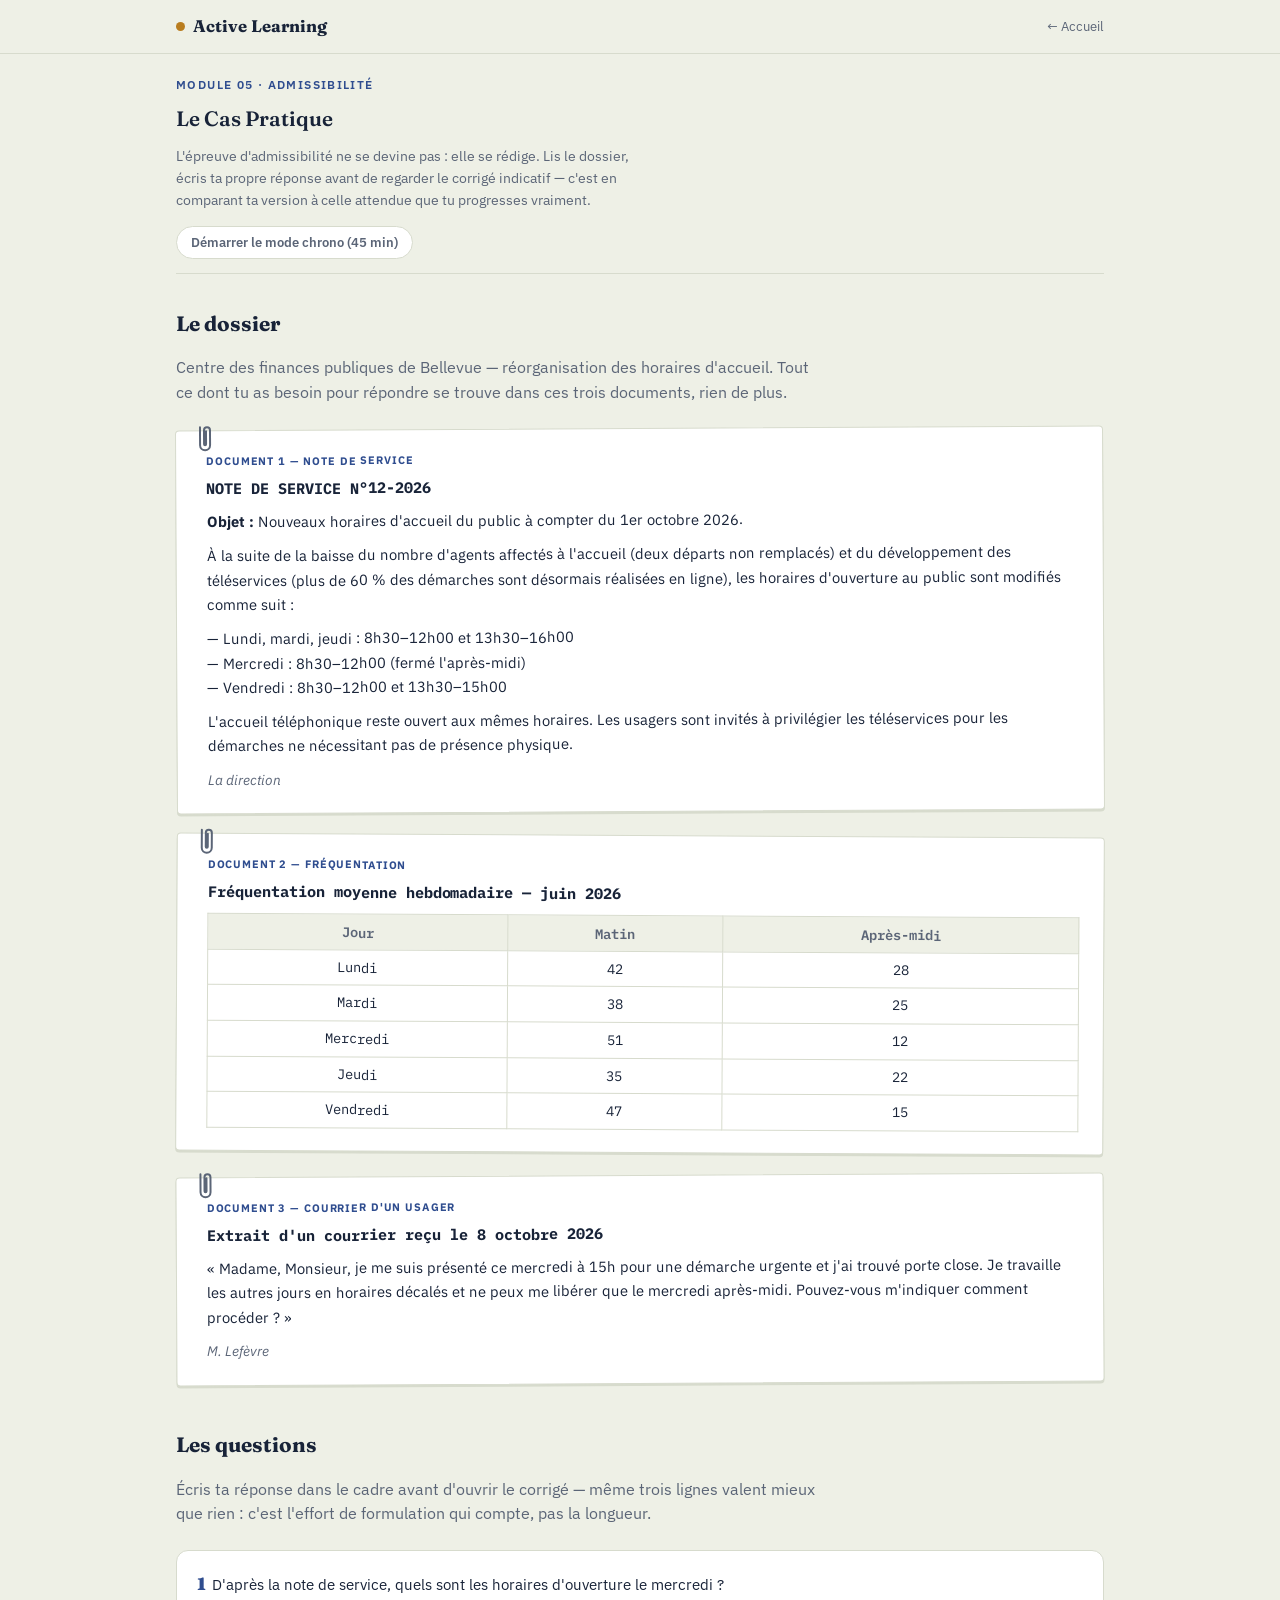
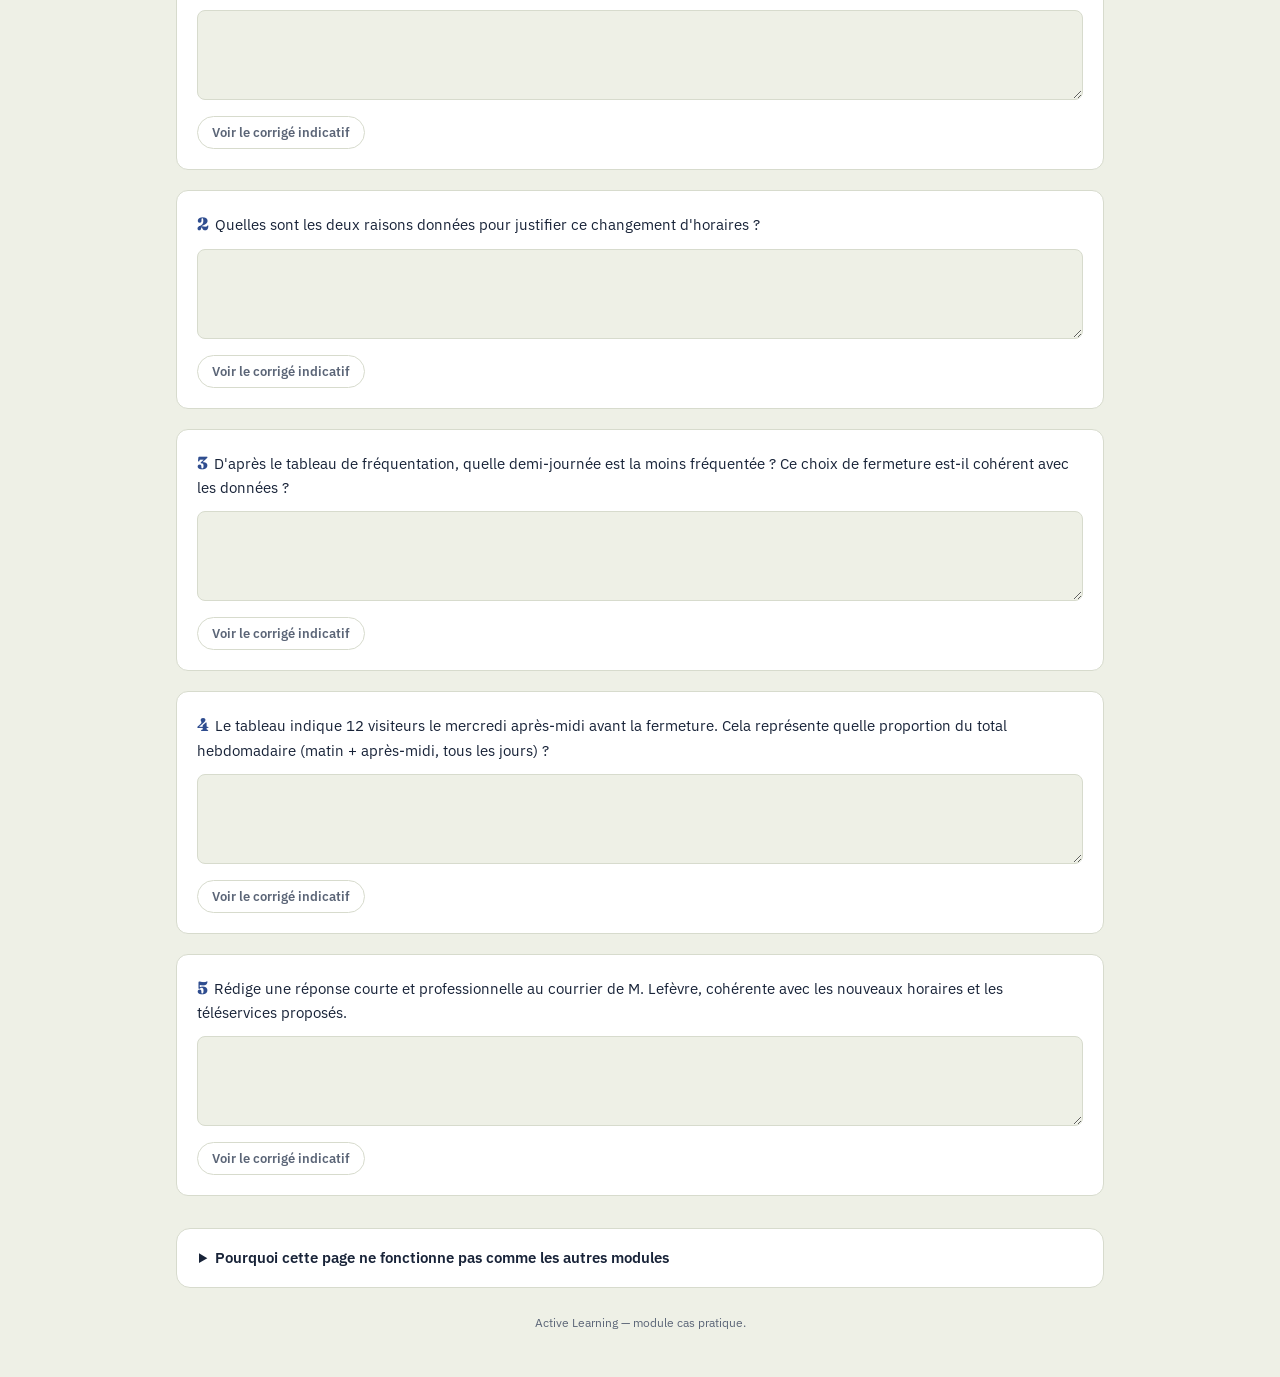
<file: cas-pratique/index.html>
<!doctype html>
<html lang="fr">
<head>
<meta charset="UTF-8">
<meta name="viewport" content="width=device-width, initial-scale=1.0">
<title>Cas pratique — Active Learning</title>
<link rel="stylesheet" href="https://fonts.googleapis.com/css2?family=Fraunces:opsz,wght@9..144,600;9..144,900&family=IBM+Plex+Sans:wght@400;500;600&family=IBM+Plex+Mono:wght@500;600&display=swap">
<link rel="stylesheet" href="../styles/base.css">
<style>
  body{padding-block:0 40px;}

  .room-top{padding-block:22px 14px; border-bottom:1px solid var(--line); display:flex; flex-direction:column; gap:10px;}
  .eyebrow{font-size:.72rem; letter-spacing:.12em; text-transform:uppercase; color:var(--focus); font-weight:600;}
  .room-top h1{font-size:1.3rem; font-weight:600;}
  .room-top p{color:var(--ink-soft); font-size:.9rem; max-width:60ch; line-height:1.55; margin:0;}

  .chrono-row{display:flex; align-items:center; gap:10px; margin-top:4px;}
  .chrono-btn{
    display:inline-flex; align-items:center; gap:8px; border:1.5px solid var(--line); background:var(--raised);
    color:var(--ink-soft); border-radius:999px; padding:7px 14px; font-size:.8rem; font-weight:600; cursor:pointer;
    font-family:"IBM Plex Sans",sans-serif;
  }
  .chrono-btn:hover{border-color:var(--focus); color:var(--focus);}
  .chrono-badge{
    font-family:"IBM Plex Mono",monospace; font-weight:700; font-size:.9rem; color:var(--ink);
    border:1.5px solid var(--line); border-radius:8px; padding:6px 12px; display:none;
  }
  .chrono-badge.running{display:inline-block;}
  .chrono-badge.done{border-color:var(--brick); color:var(--brick);}

  section.block{padding-block:34px 12px;}
  section.block h2{font-size:1.3rem; margin-bottom:8px;}
  section.block > p.lead{color:var(--ink-soft); max-width:64ch; line-height:1.55; margin-bottom:24px;}

  /* ---- le dossier ---- */
  .dossier{display:flex; flex-direction:column; gap:22px;}
  .doc{
    position:relative; background:var(--raised); border:1px solid var(--line); border-radius:4px;
    padding:22px 24px 22px 30px; box-shadow:0 2px 0 var(--line);
  }
  .doc:nth-child(odd){transform:rotate(-.3deg);}
  .doc:nth-child(even){transform:rotate(.3deg);}
  .doc-clip{
    position:absolute; top:-10px; left:18px; width:22px; height:34px; color:var(--ink-soft);
  }
  .doc-tag{
    font-size:.68rem; letter-spacing:.08em; text-transform:uppercase; font-weight:700; color:var(--focus);
    margin-bottom:8px; display:block;
  }
  .doc h3{font-family:"IBM Plex Mono",monospace; font-size:.95rem; font-weight:700; color:var(--ink); margin-bottom:10px;}
  .doc p{font-size:.92rem; line-height:1.65; color:var(--ink); margin:0 0 10px;}
  .doc p:last-child{margin-bottom:0;}
  .doc .signature{font-style:italic; color:var(--ink-soft); font-size:.86rem;}

  .freq-table{width:100%; border-collapse:collapse; font-size:.86rem; margin-top:4px;}
  .freq-table th, .freq-table td{border:1px solid var(--line); padding:7px 10px; text-align:center; font-family:"IBM Plex Mono",monospace;}
  .freq-table th{background:var(--paper); color:var(--ink-soft); font-weight:600;}

  /* ---- questions ---- */
  .questions{display:flex; flex-direction:column; gap:20px;}
  .question{background:var(--raised); border:1px solid var(--line); border-radius:12px; padding:20px;}
  .question .q-num{font-family:"Fraunces",serif; font-weight:900; color:var(--focus); font-size:1.1rem; margin-right:6px;}
  .question .q-text{font-size:.96rem; line-height:1.5; margin-bottom:12px;}
  .question textarea{
    width:100%; min-height:90px; font-family:"IBM Plex Sans",sans-serif; font-size:.9rem;
    border:1.5px solid var(--line); border-radius:8px; padding:10px 12px; background:var(--paper); color:var(--ink);
    resize:vertical;
  }
  .question-actions{display:flex; gap:10px; margin-top:10px; flex-wrap:wrap;}
  .corrige{
    display:none; margin-top:14px; padding-top:14px; border-top:1px dashed var(--line);
  }
  .corrige.show{display:block;}
  .corrige .label{font-size:.72rem; text-transform:uppercase; letter-spacing:.05em; color:var(--focus); font-weight:700; margin-bottom:6px;}
  .corrige p{font-size:.88rem; line-height:1.55; color:var(--ink); margin:0 0 10px;}
  .corrige ul{margin:0 0 12px; padding-left:18px; font-size:.86rem; color:var(--ink-soft); line-height:1.5;}
  .self-rate{display:flex; gap:8px;}
  .rate-btn{
    flex:1; font-size:.8rem; font-weight:600; border-radius:7px; padding:8px 10px; cursor:pointer;
    border:1.5px solid var(--line); background:var(--raised); color:var(--ink-soft);
  }
  .rate-btn.known{border-color:var(--sage); color:var(--sage);}
  .rate-btn.review{border-color:var(--brick); color:var(--brick);}
  .question.state-known{border-color:var(--sage);}
  .question.state-review{border-color:var(--brick);}

  details.meta{background:var(--raised); border:1px solid var(--line); border-radius:14px; padding:18px 22px; margin-block:20px 8px;}
  details.meta summary{cursor:pointer; font-weight:600; font-size:.92rem; color:var(--ink);}
  .meta-grid{display:flex; flex-direction:column; gap:10px; margin-top:14px;}
  .meta-row{display:flex; gap:10px; font-size:.84rem; color:var(--ink-soft); line-height:1.5;}
  .meta-row b{color:var(--focus); font-family:"IBM Plex Mono",monospace; font-weight:600; flex:none; min-width:16ch;}

  footer.note{color:var(--ink-soft); font-size:.76rem; text-align:center; padding-block:18px 4px;}
</style>
</head>
<body>

<header class="app-nav">
  <div class="wrap row">
    <a class="brand" href="../index.html"><span class="dot"></span> Active Learning</a>
    <a class="crumb" href="../index.html">← Accueil</a>
  </div>
</header>

<div class="wrap">
  <header class="room-top">
    <div class="eyebrow">Module 05 · Admissibilité</div>
    <h1>Le Cas Pratique</h1>
    <p>L'épreuve d'admissibilité ne se devine pas : elle se rédige. Lis le dossier, écris ta propre réponse avant de regarder le corrigé indicatif — c'est en comparant ta version à celle attendue que tu progresses vraiment.</p>
    <div class="chrono-row">
      <button class="chrono-btn" id="chrono-toggle" onclick="toggleChrono()">Démarrer le mode chrono (45 min)</button>
      <span class="chrono-badge" id="chrono-badge">45:00</span>
    </div>
  </header>

  <section class="block">
    <h2>Le dossier</h2>
    <p class="lead">Centre des finances publiques de Bellevue — réorganisation des horaires d'accueil. Tout ce dont tu as besoin pour répondre se trouve dans ces trois documents, rien de plus.</p>
    <div class="dossier">
      <article class="doc">
        <svg class="doc-clip" viewBox="0 0 22 34" fill="none"><path d="M6 6v18a5 5 0 0 0 10 0V9a3 3 0 0 0-6 0v14a1 1 0 0 0 2 0V10" stroke="currentColor" stroke-width="2" stroke-linecap="round"/></svg>
        <span class="doc-tag">Document 1 — Note de service</span>
        <h3>NOTE DE SERVICE N°12-2026</h3>
        <p><b>Objet :</b> Nouveaux horaires d'accueil du public à compter du 1er octobre 2026.</p>
        <p>À la suite de la baisse du nombre d'agents affectés à l'accueil (deux départs non remplacés) et du développement des téléservices (plus de 60 % des démarches sont désormais réalisées en ligne), les horaires d'ouverture au public sont modifiés comme suit :</p>
        <p>— Lundi, mardi, jeudi : 8h30–12h00 et 13h30–16h00<br>— Mercredi : 8h30–12h00 (fermé l'après-midi)<br>— Vendredi : 8h30–12h00 et 13h30–15h00</p>
        <p>L'accueil téléphonique reste ouvert aux mêmes horaires. Les usagers sont invités à privilégier les téléservices pour les démarches ne nécessitant pas de présence physique.</p>
        <p class="signature">La direction</p>
      </article>

      <article class="doc">
        <svg class="doc-clip" viewBox="0 0 22 34" fill="none"><path d="M6 6v18a5 5 0 0 0 10 0V9a3 3 0 0 0-6 0v14a1 1 0 0 0 2 0V10" stroke="currentColor" stroke-width="2" stroke-linecap="round"/></svg>
        <span class="doc-tag">Document 2 — Fréquentation</span>
        <h3>Fréquentation moyenne hebdomadaire — juin 2026</h3>
        <table class="freq-table">
          <tr><th>Jour</th><th>Matin</th><th>Après-midi</th></tr>
          <tr><td>Lundi</td><td>42</td><td>28</td></tr>
          <tr><td>Mardi</td><td>38</td><td>25</td></tr>
          <tr><td>Mercredi</td><td>51</td><td>12</td></tr>
          <tr><td>Jeudi</td><td>35</td><td>22</td></tr>
          <tr><td>Vendredi</td><td>47</td><td>15</td></tr>
        </table>
      </article>

      <article class="doc">
        <svg class="doc-clip" viewBox="0 0 22 34" fill="none"><path d="M6 6v18a5 5 0 0 0 10 0V9a3 3 0 0 0-6 0v14a1 1 0 0 0 2 0V10" stroke="currentColor" stroke-width="2" stroke-linecap="round"/></svg>
        <span class="doc-tag">Document 3 — Courrier d'un usager</span>
        <h3>Extrait d'un courrier reçu le 8 octobre 2026</h3>
        <p>« Madame, Monsieur, je me suis présenté ce mercredi à 15h pour une démarche urgente et j'ai trouvé porte close. Je travaille les autres jours en horaires décalés et ne peux me libérer que le mercredi après-midi. Pouvez-vous m'indiquer comment procéder ? »</p>
        <p class="signature">M. Lefèvre</p>
      </article>
    </div>
  </section>

  <section class="block">
    <h2>Les questions</h2>
    <p class="lead">Écris ta réponse dans le cadre avant d'ouvrir le corrigé — même trois lignes valent mieux que rien : c'est l'effort de formulation qui compte, pas la longueur.</p>
    <div class="questions" id="questions"></div>
  </section>

  <details class="meta">
    <summary>Pourquoi cette page ne fonctionne pas comme les autres modules</summary>
    <div class="meta-grid">
      <div class="meta-row"><b>Auto-explication</b> Formuler sa propre réponse avant de lire le corrigé engage une réflexion plus profonde qu'une simple lecture — et révèle précisément ce qu'on croyait savoir sans le savoir vraiment.</div>
      <div class="meta-row"><b>Comparaison à un modèle</b> Le cas pratique n'a pas de bonne case à cocher : on progresse en comparant sa propre formulation à une réponse experte, pas en cherchant "la" réponse.</div>
      <div class="meta-row"><b>Conditions réalistes</b> Le mode chrono reproduit la pression de temps réelle de l'épreuve — s'entraîner dans des conditions proches de l'examen améliore le transfert le jour J.</div>
      <div class="meta-row"><b>Lecture active</b> Toute l'information nécessaire est dans le dossier : l'épreuve teste la rigueur de lecture autant que le raisonnement.</div>
    </div>
  </details>

  <footer class="note">Active Learning — module cas pratique.</footer>
</div>

<script src="../js/effects.js"></script>
<script>
(function(){
  var STATE_KEY = 'active-learning-caspratique-v1';
  function loadState(){ try{ var raw = localStorage.getItem(STATE_KEY); return raw ? JSON.parse(raw) : {}; }catch(e){ return {}; } }
  function saveState(s){ try{ localStorage.setItem(STATE_KEY, JSON.stringify(s)); }catch(e){} }
  var state = loadState();

  var QUESTIONS = [
    {
      id:'q1',
      text:"D'après la note de service, quels sont les horaires d'ouverture le mercredi ?",
      corrige:"Le mercredi, le centre est ouvert de 8h30 à 12h00 uniquement ; il est fermé l'après-midi.",
      points:["Horaire du matin exact (8h30–12h00)","Mention explicite de la fermeture l'après-midi"]
    },
    {
      id:'q2',
      text:"Quelles sont les deux raisons données pour justifier ce changement d'horaires ?",
      corrige:"Deux départs d'agents non remplacés à l'accueil, et le développement des téléservices (plus de 60 % des démarches réalisées en ligne).",
      points:["La baisse d'effectifs (deux départs non remplacés)","Le développement des téléservices, avec le chiffre cité"]
    },
    {
      id:'q3',
      text:"D'après le tableau de fréquentation, quelle demi-journée est la moins fréquentée ? Ce choix de fermeture est-il cohérent avec les données ?",
      corrige:"Le mercredi après-midi est la demi-journée la moins fréquentée, avec 12 visiteurs. La fermeture de ce créneau est donc cohérente avec les données observées.",
      points:["Identifier le mercredi après-midi (12 visiteurs)","Relier ce chiffre à la décision de fermeture"]
    },
    {
      id:'q4',
      text:"Le tableau indique 12 visiteurs le mercredi après-midi avant la fermeture. Cela représente quelle proportion du total hebdomadaire (matin + après-midi, tous les jours) ?",
      corrige:"Le total hebdomadaire est de 315 visiteurs (213 le matin + 102 l'après-midi). 12 ÷ 315 × 100 ≈ 3,8 %. C'est une part très faible, ce qui confirme que la fermeture affecte peu d'usagers.",
      points:["Calcul correct du total (315)","Proportion correcte (≈ 3,8 %)","Interprétation du résultat"]
    },
    {
      id:'q5',
      text:"Rédige une réponse courte et professionnelle au courrier de M. Lefèvre, cohérente avec les nouveaux horaires et les téléservices proposés.",
      corrige:"Monsieur, nous comprenons la gêne occasionnée. Le mercredi après-midi, notre centre est désormais fermé au public ; nous vous invitons à effectuer votre démarche via notre téléservice en ligne, accessible 7j/7, ou à vous présenter un autre jour ouvré aux horaires habituels. Notre accueil téléphonique reste par ailleurs disponible aux mêmes horaires. Cordialement.",
      points:["Ton professionnel et courtois","Explication claire du nouvel horaire","Proposition d'une solution concrète (téléservice ou autre jour)"]
    }
  ];

  var container = document.getElementById('questions');
  QUESTIONS.forEach(function(q, i){
    var el = document.createElement('div');
    el.className = 'question';
    el.id = 'question-' + q.id;
    el.innerHTML =
      '<div class="q-text"><span class="q-num">' + (i+1) + '</span>' + q.text + '</div>' +
      '<textarea id="answer-' + q.id + '" aria-label="Ta réponse"></textarea>' +
      '<div class="question-actions">' +
        '<button class="chrono-btn" onclick="toggleCorrige(\'' + q.id + '\')">Voir le corrigé indicatif</button>' +
      '</div>' +
      '<div class="corrige" id="corrige-' + q.id + '">' +
        '<div class="label">Corrigé indicatif</div>' +
        '<p>' + q.corrige + '</p>' +
        '<div class="label">Points clés attendus</div>' +
        '<ul>' + q.points.map(function(p){ return '<li>' + p + '</li>'; }).join('') + '</ul>' +
        '<div class="self-rate">' +
          '<button class="rate-btn known" onclick="rateQuestion(event,\'' + q.id + '\',true)">Je pense avoir bien répondu</button>' +
          '<button class="rate-btn review" onclick="rateQuestion(event,\'' + q.id + '\',false)">À retravailler</button>' +
        '</div>' +
      '</div>';
    container.appendChild(el);
    applyState(q.id);
  });

  function applyState(id){
    var el = document.getElementById('question-' + id);
    el.classList.remove('state-known', 'state-review');
    if(state[id] === 'known') el.classList.add('state-known');
    if(state[id] === 'review') el.classList.add('state-review');
  }

  window.toggleCorrige = function(id){
    document.getElementById('corrige-' + id).classList.add('show');
  };

  window.rateQuestion = function(ev, id, known){
    state[id] = known ? 'known' : 'review';
    saveState(state);
    applyState(id);
    if(window.AL) AL.markActiveDay();
    if(known && window.AL){
      var rect = ev.target.getBoundingClientRect();
      AL.confetti(rect.left + rect.width/2, rect.top + rect.height/2);
    }
  };

  // ---- mode chrono (45 minutes, purement indicatif) ----
  var chronoInterval = null;
  var chronoSeconds = 45 * 60;
  window.toggleChrono = function(){
    var btn = document.getElementById('chrono-toggle');
    var badge = document.getElementById('chrono-badge');
    if(chronoInterval){
      clearInterval(chronoInterval);
      chronoInterval = null;
      badge.classList.remove('running');
      btn.textContent = 'Démarrer le mode chrono (45 min)';
      return;
    }
    chronoSeconds = 45 * 60;
    badge.classList.add('running');
    badge.classList.remove('done');
    btn.textContent = 'Arrêter le chrono';
    renderChrono();
    chronoInterval = setInterval(function(){
      chronoSeconds--;
      renderChrono();
      if(chronoSeconds <= 0){
        clearInterval(chronoInterval);
        chronoInterval = null;
        badge.classList.add('done');
        btn.textContent = 'Démarrer le mode chrono (45 min)';
      }
    }, 1000);
  };
  function renderChrono(){
    var m = Math.floor(Math.max(chronoSeconds,0) / 60);
    var s = Math.max(chronoSeconds,0) % 60;
    document.getElementById('chrono-badge').textContent = String(m).padStart(2,'0') + ':' + String(s).padStart(2,'0');
  }
})();
</script>
</body>
</html>
</file>
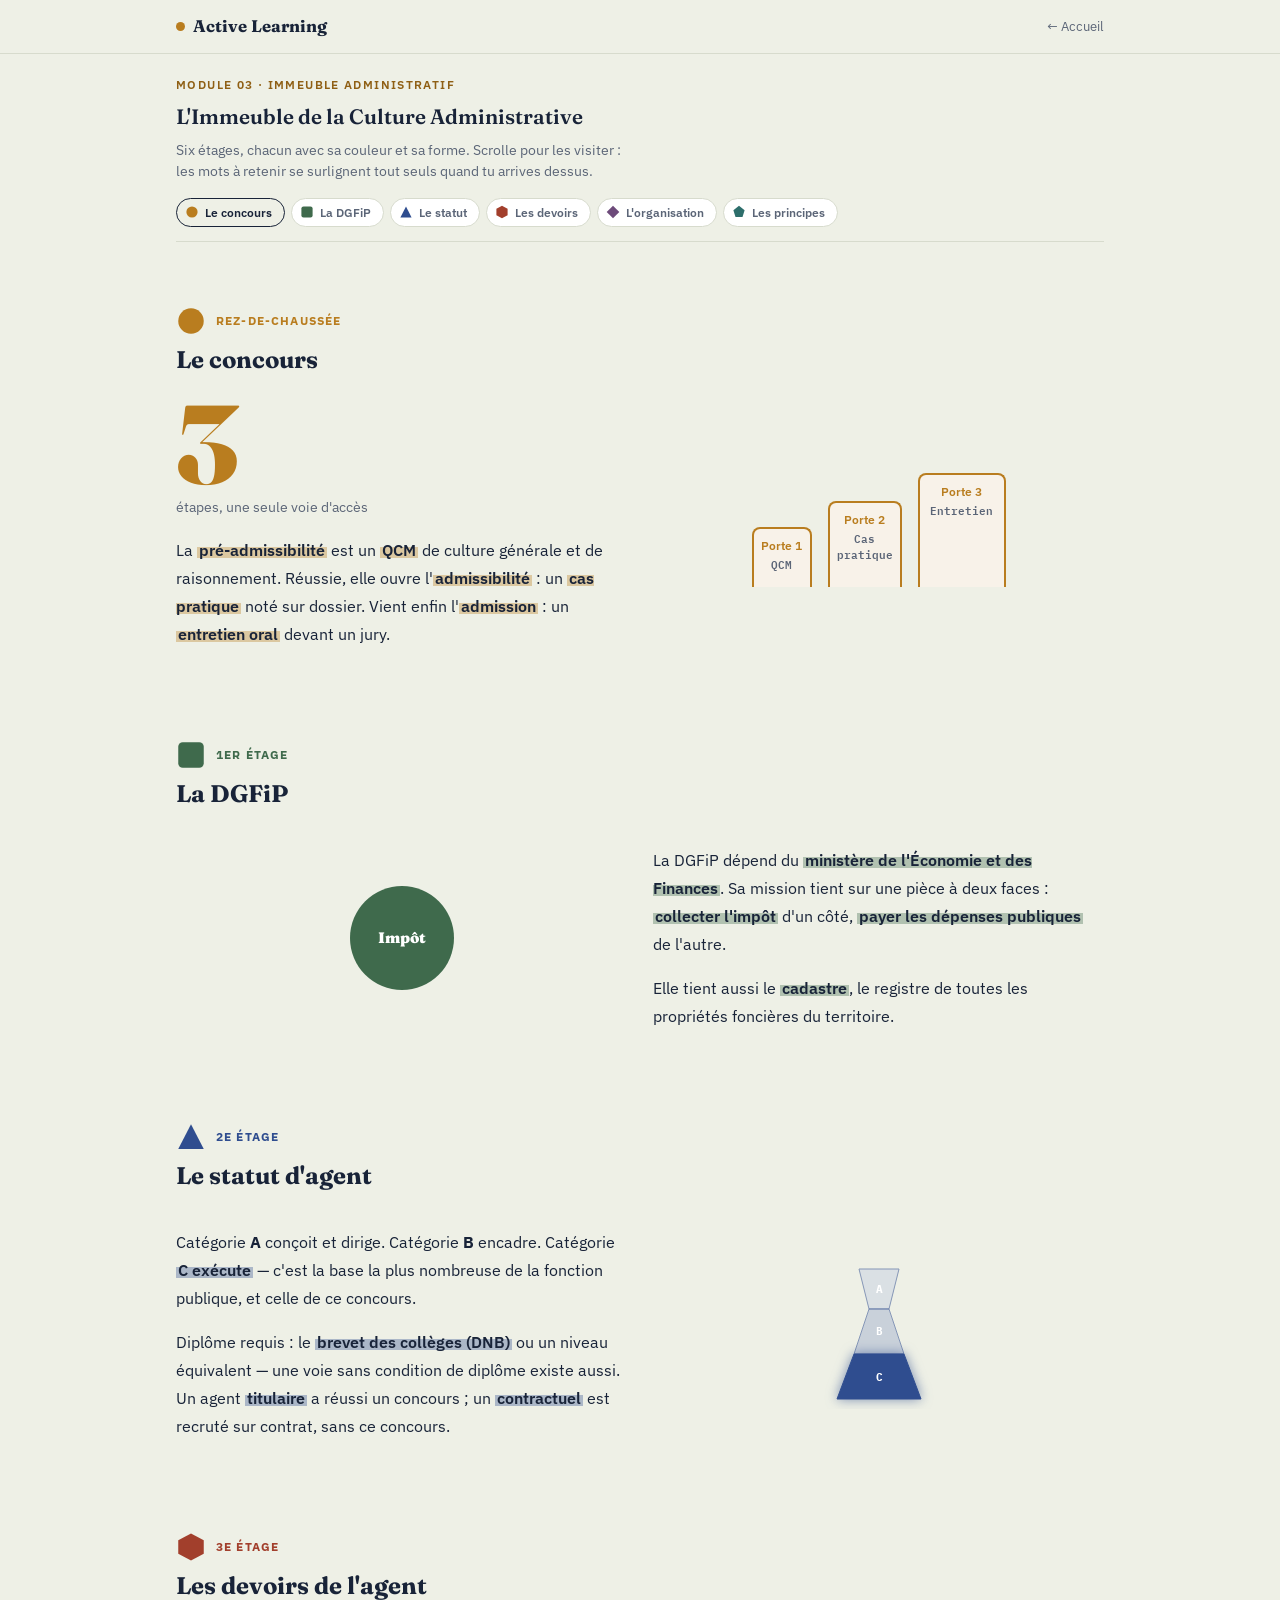
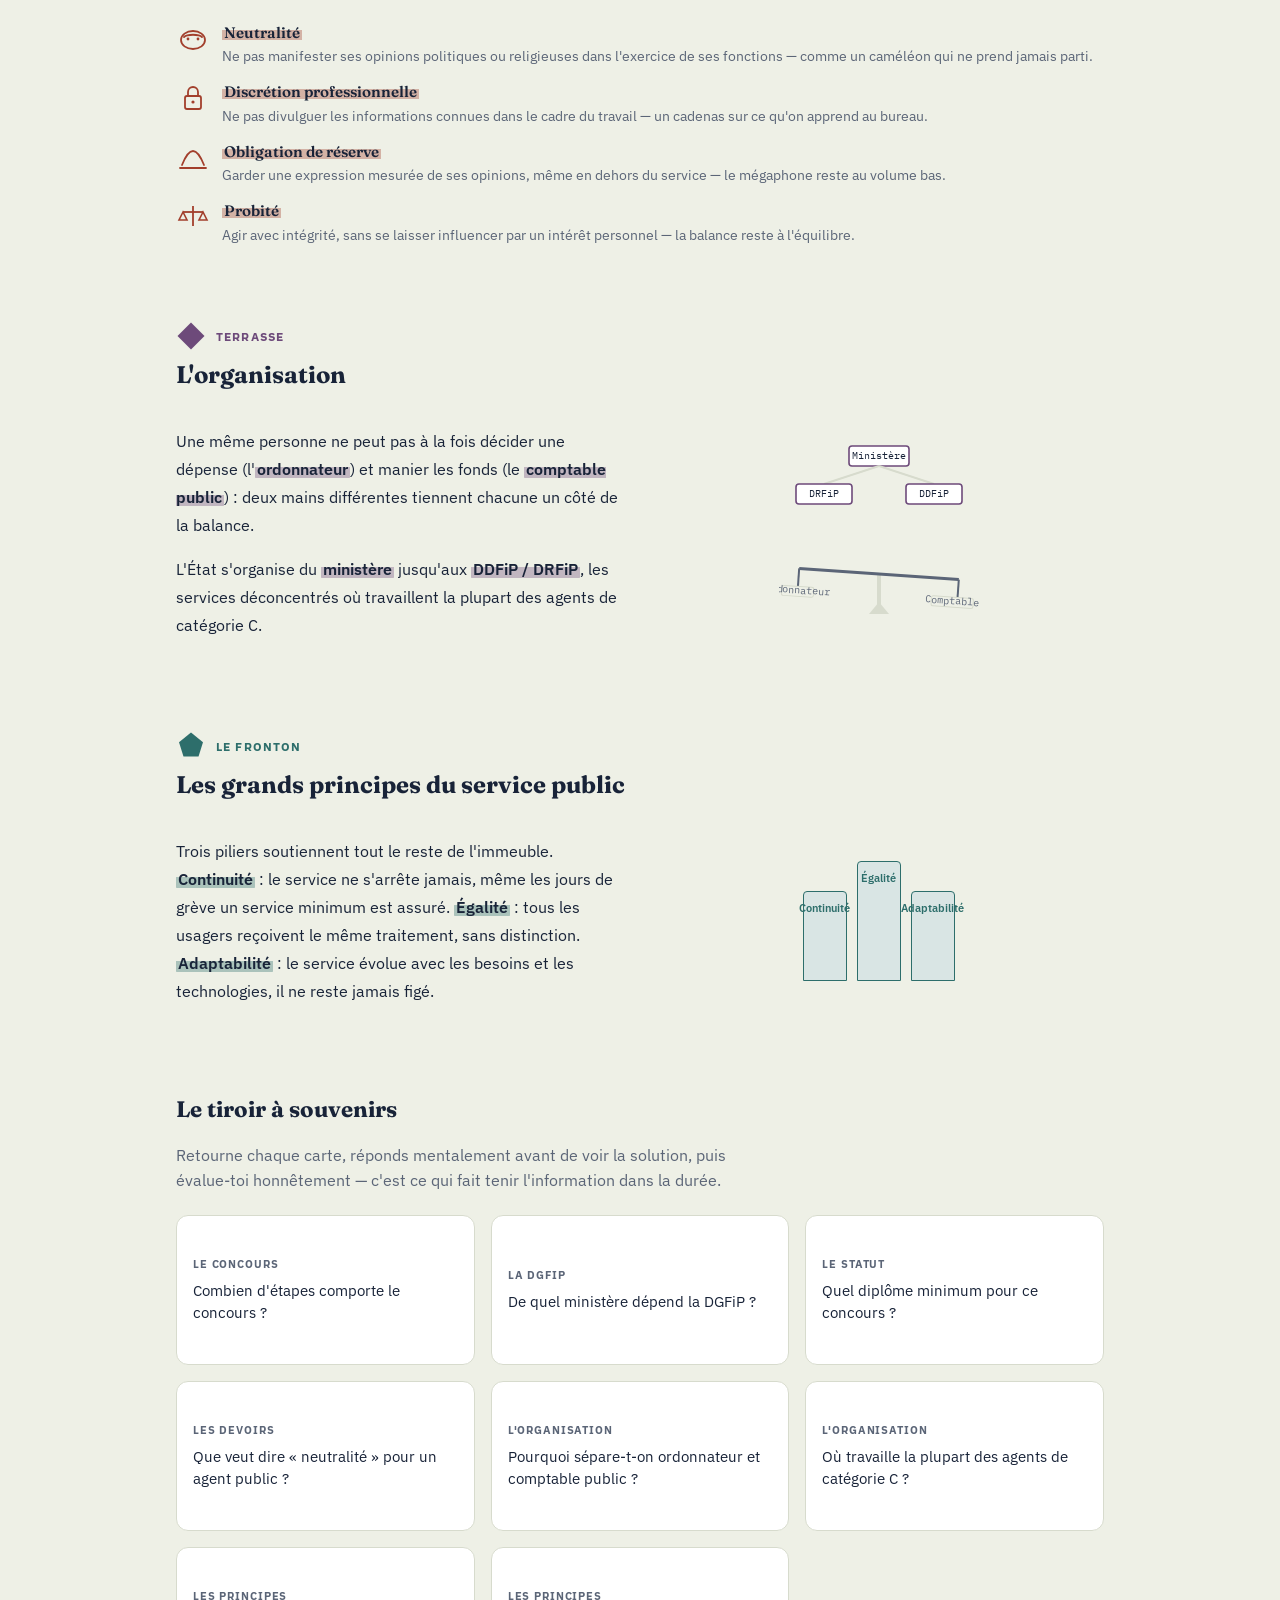
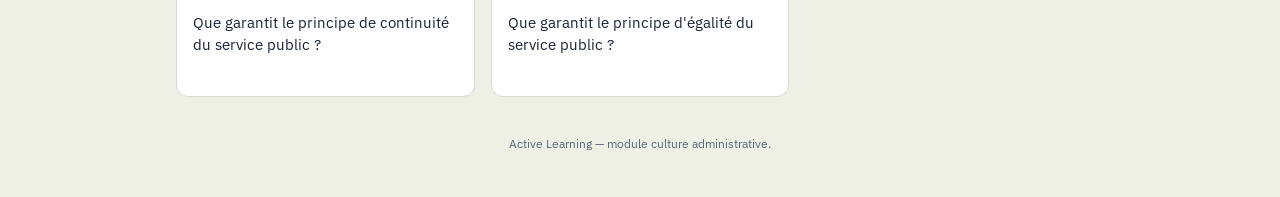
<file: culture/index.html>
<!doctype html>
<html lang="fr">
<head>
<meta charset="UTF-8">
<meta name="viewport" content="width=device-width, initial-scale=1.0">
<title>Culture administrative — Active Learning</title>
<link rel="stylesheet" href="https://fonts.googleapis.com/css2?family=Fraunces:opsz,wght@9..144,600;9..144,900&family=IBM+Plex+Sans:wght@400;500;600&family=IBM+Plex+Mono:wght@500;600&display=swap">
<link rel="stylesheet" href="../styles/base.css">
<style>
  body{padding-block:0 40px;}

  .room-top{padding-block:22px 14px; border-bottom:1px solid var(--line);}
  .eyebrow{font-size:.72rem; letter-spacing:.12em; text-transform:uppercase; color:var(--gold-deep); font-weight:600;}
  .room-top h1{font-size:1.3rem; font-weight:600; margin-block:8px 6px;}
  .room-top p{color:var(--ink-soft); font-size:.9rem; max-width:56ch; margin:0 0 16px;}

  /* ---- ascenseur : nav des étages ---- */
  .elevator{display:flex; gap:6px; flex-wrap:wrap;}
  .elevator-btn{
    display:flex; align-items:center; gap:6px; border:1.5px solid var(--line);
    background:var(--raised); color:var(--ink-soft); border-radius:999px;
    padding:6px 12px 6px 8px; font-size:.72rem; font-weight:600; cursor:pointer;
    font-family:"IBM Plex Sans",sans-serif; transition:border-color .2s, color .2s, background .2s;
  }
  .elevator-btn .shape{width:14px; height:14px; flex:none;}
  .elevator-btn.active{border-color:var(--acc); color:var(--acc); background:color-mix(in srgb, var(--acc) 12%, var(--raised));}

  /* ---- étage ---- */
  .floor{
    --acc: var(--gold);
    padding-block:64px 12px;
    opacity:0; transform:translateY(28px);
    transition:opacity .7s ease, transform .7s ease;
  }
  .floor.in-view{opacity:1; transform:translateY(0);}
  .floor-1{--acc:var(--gold);}
  .floor-2{--acc:var(--sage);}
  .floor-3{--acc:var(--focus);}
  .floor-4{--acc:var(--brick);}
  .floor-5{--acc:var(--plum);}
  .floor-6{--acc:var(--teal);}

  .floor-tag{display:flex; align-items:center; gap:10px; margin-bottom:6px;}
  .floor-shape{width:30px; height:30px; color:var(--acc); flex:none;}
  .floor-label{font-size:.72rem; letter-spacing:.1em; text-transform:uppercase; font-weight:700; color:var(--acc);}
  .floor h2{font-size:1.5rem; margin-bottom:18px;}

  .floor-body{display:grid; grid-template-columns:1fr; gap:26px;}
  @media(min-width:700px){ .floor-body{grid-template-columns:1fr 1fr; align-items:center;} }

  .floor p.copy{font-size:1rem; line-height:1.75; color:var(--ink);}
  .floor p.copy + p.copy{margin-top:12px;}

  /* mot-clé animé : le surligneur qui balaie le texte à l'apparition */
  .key{
    background-image:linear-gradient(color-mix(in srgb, var(--acc) 35%, transparent), color-mix(in srgb, var(--acc) 35%, transparent));
    background-repeat:no-repeat; background-size:0% 55%; background-position:0 85%;
    transition:background-size .7s ease .15s; font-weight:600; padding:0 2px; border-radius:2px;
  }
  .floor.in-view .key{background-size:100% 55%;}

  .stat-giant{
    font-family:"Fraunces",serif; font-weight:900; color:var(--acc);
    font-size:clamp(4.2rem,14vw,7rem); line-height:.85;
  }
  .stat-caption{font-size:.86rem; color:var(--ink-soft); margin-top:6px;}

  .visual{display:flex; align-items:center; justify-content:center; min-height:150px;}

  /* --- étage 1 : trois portes --- */
  .doors3{display:flex; align-items:flex-end; gap:16px;}
  .door3{border:2px solid var(--acc); border-bottom:none; border-radius:8px 8px 0 0; background:color-mix(in srgb, var(--acc) 10%, var(--raised)); text-align:center; padding-top:8px; font-size:.72rem; font-weight:600; color:var(--acc);}
  .door3 span{display:block; font-family:"IBM Plex Mono",monospace; font-size:.68rem; color:var(--ink-soft); margin-top:2px;}

  /* --- étage 2 : pièce --- */
  .coin{width:104px; height:104px; margin-inline:auto; position:relative; transform-style:preserve-3d;}
  .coin .face{
    position:absolute; inset:0; border-radius:50%; display:flex; align-items:center; justify-content:center;
    backface-visibility:hidden; font-family:"Fraunces",serif; font-weight:900; font-size:.95rem; text-align:center;
    color:var(--raised); padding:8px; line-height:1.2;
  }
  .coin .face.front{background:var(--acc);}
  .coin .face.back{background:color-mix(in srgb, var(--acc) 70%, var(--ink)); transform:rotateY(180deg);}
  .coin.spin{animation:coinspin 1.4s ease-in-out 1;}
  @keyframes coinspin{ from{transform:rotateY(0);} to{transform:rotateY(720deg);} }
  @media (prefers-reduced-motion: reduce){ .coin.spin{animation:none;} }

  /* --- étage 3 : pyramide A/B/C --- */
  .pyramid-band{transition:filter .5s ease, opacity .5s ease; opacity:.55;}
  .floor.in-view .pyramid-band.hi{opacity:1; filter:drop-shadow(0 0 6px color-mix(in srgb, var(--acc) 60%, transparent));}
  .pyramid-label{font-family:"IBM Plex Mono",monospace; font-size:11px; fill:var(--raised); font-weight:700;}

  /* --- étage 4 : devoirs --- */
  .duties{display:flex; flex-direction:column; gap:14px;}
  .duty{
    display:flex; gap:12px; align-items:flex-start; opacity:0; transform:translateX(-14px);
    transition:opacity .5s ease, transform .5s ease;
  }
  .floor.in-view .duty{opacity:1; transform:translateX(0);}
  .duty:nth-child(1){transition-delay:.05s;}
  .duty:nth-child(2){transition-delay:.2s;}
  .duty:nth-child(3){transition-delay:.35s;}
  .duty:nth-child(4){transition-delay:.5s;}
  .duty-icon{width:34px; height:34px; flex:none; color:var(--acc);}
  .duty h3{font-size:.95rem; font-weight:600; margin-bottom:2px;}
  .duty p{margin:0; font-size:.86rem; color:var(--ink-soft); line-height:1.5;}

  /* --- étage 5 : organigramme + balance --- */
  .org-svg line{stroke:var(--line); stroke-width:2; stroke-dasharray:120; stroke-dashoffset:120; transition:stroke-dashoffset 1s ease;}
  .floor.in-view .org-svg line{stroke-dashoffset:0;}
  .org-svg line:nth-of-type(2){transition-delay:.3s;}
  .org-svg line:nth-of-type(3){transition-delay:.3s;}
  .org-svg rect{fill:var(--raised); stroke:var(--acc); stroke-width:1.6;}
  .org-svg text{font-family:"IBM Plex Mono",monospace; font-size:10px; fill:var(--ink);}

  .balance2{transform-origin:100px 40px; transition:transform 1s cubic-bezier(.34,1.4,.4,1);}
  .floor.in-view .balance2{transform:rotate(4deg);}
  .balance2-label{font-family:"IBM Plex Mono",monospace; font-size:10px; fill:var(--ink-soft);}

  /* --- étage 6 : fronton à 3 piliers --- */
  .pediment{display:flex; align-items:flex-end; gap:10px; justify-content:center;}
  .pillar{
    width:44px; background:color-mix(in srgb, var(--acc) 18%, var(--raised)); border:1.5px solid var(--acc);
    border-radius:4px 4px 0 0; display:flex; align-items:flex-start; justify-content:center; padding-top:8px;
    text-align:center; font-size:.68rem; font-weight:600; color:var(--acc);
    transform:translateY(30px); opacity:0; transition:transform .6s ease, opacity .6s ease;
  }
  .floor.in-view .pillar{transform:translateY(0); opacity:1;}
  .pillar:nth-child(1){height:90px; transition-delay:.05s;}
  .pillar:nth-child(2){height:120px; transition-delay:.2s;}
  .pillar:nth-child(3){height:90px; transition-delay:.35s;}

  /* ---- tiroir à souvenirs (flashcards) ---- */
  .memory-drawer{padding-block:60px 20px;}
  .memory-drawer h2{font-size:1.4rem; margin-bottom:8px;}
  .memory-drawer > p{color:var(--ink-soft); max-width:60ch; margin-bottom:22px; line-height:1.55;}
  .recap-line{font-size:.86rem; color:var(--sage); font-weight:600; margin-bottom:18px; display:none;}
  .recap-line.show{display:block;}

  .cards-grid{display:grid; grid-template-columns:1fr; gap:16px;}
  @media(min-width:640px){ .cards-grid{grid-template-columns:1fr 1fr;} }
  @media(min-width:960px){ .cards-grid{grid-template-columns:1fr 1fr 1fr;} }

  .flashcard{perspective:1200px; cursor:pointer; min-height:150px;}
  .flashcard-inner{position:relative; width:100%; height:100%; min-height:150px; transform-style:preserve-3d; transition:transform .55s cubic-bezier(.3,.8,.3,1);}
  .flashcard.flipped .flashcard-inner{transform:rotateY(180deg);}
  .flashcard-face{
    position:absolute; inset:0; backface-visibility:hidden; border-radius:12px; border:1.5px solid var(--line);
    padding:16px; display:flex; flex-direction:column; justify-content:center; gap:8px; background:var(--raised);
  }
  .flashcard-face.back{transform:rotateY(180deg); background:var(--paper);}
  .flashcard-face .tag{font-size:.68rem; text-transform:uppercase; letter-spacing:.08em; color:var(--ink-soft); font-weight:700;}
  .flashcard-face .q, .flashcard-face .a{font-size:.92rem; line-height:1.45;}
  .flashcard-face .a{font-weight:600;}
  .rate-row{display:flex; gap:8px; margin-top:6px;}
  .rate-btn{
    flex:1; font-size:.74rem; font-weight:600; border-radius:7px; padding:7px 8px; cursor:pointer;
    border:1.5px solid var(--line); background:var(--raised); color:var(--ink-soft);
  }
  .rate-btn.known{border-color:var(--sage); color:var(--sage);}
  .rate-btn.review{border-color:var(--brick); color:var(--brick);}
  .flashcard.state-known .flashcard-face{border-color:var(--sage);}
  .flashcard.state-review .flashcard-face{border-color:var(--brick);}

  footer.note{color:var(--ink-soft); font-size:.76rem; text-align:center; padding-block:18px 4px;}
</style>
</head>
<body>

<header class="app-nav">
  <div class="wrap row">
    <a class="brand" href="../index.html"><span class="dot"></span> Active Learning</a>
    <a class="crumb" href="../index.html">← Accueil</a>
  </div>
</header>

<div class="wrap">
  <header class="room-top">
    <div class="eyebrow">Module 03 · Immeuble administratif</div>
    <h1>L'Immeuble de la Culture Administrative</h1>
    <p>Six étages, chacun avec sa couleur et sa forme. Scrolle pour les visiter : les mots à retenir se surlignent tout seuls quand tu arrives dessus.</p>
    <nav class="elevator" id="elevator" aria-label="Étages de l'immeuble">
      <button class="elevator-btn" data-floor="1" onclick="goFloor(1)"><svg class="shape" viewBox="0 0 20 20"><circle cx="10" cy="10" r="8" fill="var(--gold)"/></svg>Le concours</button>
      <button class="elevator-btn" data-floor="2" onclick="goFloor(2)"><svg class="shape" viewBox="0 0 20 20"><rect x="2" y="2" width="16" height="16" rx="3" fill="var(--sage)"/></svg>La DGFiP</button>
      <button class="elevator-btn" data-floor="3" onclick="goFloor(3)"><svg class="shape" viewBox="0 0 20 20"><polygon points="10,2 18,18 2,18" fill="var(--focus)"/></svg>Le statut</button>
      <button class="elevator-btn" data-floor="4" onclick="goFloor(4)"><svg class="shape" viewBox="0 0 20 20"><polygon points="10,1 18,5.5 18,14.5 10,19 2,14.5 2,5.5" fill="var(--brick)"/></svg>Les devoirs</button>
      <button class="elevator-btn" data-floor="5" onclick="goFloor(5)"><svg class="shape" viewBox="0 0 20 20"><polygon points="10,1 19,10 10,19 1,10" fill="var(--plum)"/></svg>L'organisation</button>
      <button class="elevator-btn" data-floor="6" onclick="goFloor(6)"><svg class="shape" viewBox="0 0 20 20"><polygon points="10,1 18,7.5 15,17 5,17 2,7.5" fill="var(--teal)"/></svg>Les principes</button>
    </nav>
  </header>

  <!-- ÉTAGE 1 : LE CONCOURS -->
  <section class="floor floor-1" id="floor-1" data-floor="1">
    <div class="floor-tag">
      <svg class="floor-shape" viewBox="0 0 20 20"><circle cx="10" cy="10" r="8.5" fill="var(--acc)"/></svg>
      <span class="floor-label">Rez-de-chaussée</span>
    </div>
    <h2>Le concours</h2>
    <div class="floor-body">
      <div>
        <div class="stat-giant">3</div>
        <div class="stat-caption">étapes, une seule voie d'accès</div>
        <p class="copy" style="margin-top:18px">La <span class="key">pré-admissibilité</span> est un <span class="key">QCM</span> de culture générale et de raisonnement. Réussie, elle ouvre l'<span class="key">admissibilité</span> : un <span class="key">cas pratique</span> noté sur dossier. Vient enfin l'<span class="key">admission</span> : un <span class="key">entretien oral</span> devant un jury.</p>
      </div>
      <div class="visual">
        <div class="doors3">
          <div class="door3" style="width:60px;height:60px;">Porte 1<span>QCM</span></div>
          <div class="door3" style="width:74px;height:86px;">Porte 2<span>Cas pratique</span></div>
          <div class="door3" style="width:88px;height:114px;">Porte 3<span>Entretien</span></div>
        </div>
      </div>
    </div>
  </section>

  <!-- ÉTAGE 2 : LA DGFiP -->
  <section class="floor floor-2" id="floor-2" data-floor="2">
    <div class="floor-tag">
      <svg class="floor-shape" viewBox="0 0 20 20"><rect x="1.5" y="1.5" width="17" height="17" rx="3" fill="var(--acc)"/></svg>
      <span class="floor-label">1er étage</span>
    </div>
    <h2>La DGFiP</h2>
    <div class="floor-body">
      <div class="visual">
        <div class="coin" id="coin">
          <div class="face front">Impôt</div>
          <div class="face back">Dépense</div>
        </div>
      </div>
      <div>
        <p class="copy">La DGFiP dépend du <span class="key">ministère de l'Économie et des Finances</span>. Sa mission tient sur une pièce à deux faces : <span class="key">collecter l'impôt</span> d'un côté, <span class="key">payer les dépenses publiques</span> de l'autre.</p>
        <p class="copy">Elle tient aussi le <span class="key">cadastre</span>, le registre de toutes les propriétés foncières du territoire.</p>
      </div>
    </div>
  </section>

  <!-- ÉTAGE 3 : LE STATUT -->
  <section class="floor floor-3" id="floor-3" data-floor="3">
    <div class="floor-tag">
      <svg class="floor-shape" viewBox="0 0 20 20"><polygon points="10,1.5 18.5,18 1.5,18" fill="var(--acc)"/></svg>
      <span class="floor-label">2e étage</span>
    </div>
    <h2>Le statut d'agent</h2>
    <div class="floor-body">
      <div>
        <p class="copy">Catégorie <b>A</b> conçoit et dirige. Catégorie <b>B</b> encadre. Catégorie <span class="key">C exécute</span> — c'est la base la plus nombreuse de la fonction publique, et celle de ce concours.</p>
        <p class="copy">Diplôme requis : le <span class="key">brevet des collèges (DNB)</span> ou un niveau équivalent — une voie sans condition de diplôme existe aussi. Un agent <span class="key">titulaire</span> a réussi un concours ; un <span class="key">contractuel</span> est recruté sur contrat, sans ce concours.</p>
      </div>
      <div class="visual">
        <svg width="180" height="150" viewBox="0 0 180 150">
          <polygon class="pyramid-band" points="70,10 110,10 100,50 80,50" fill="color-mix(in srgb, var(--acc) 25%, var(--raised))" stroke="var(--acc)"/>
          <text x="90" y="34" text-anchor="middle" class="pyramid-label" fill="var(--ink)">A</text>
          <polygon class="pyramid-band" points="80,50 100,50 115,95 65,95" fill="color-mix(in srgb, var(--acc) 40%, var(--raised))" stroke="var(--acc)"/>
          <text x="90" y="76" text-anchor="middle" class="pyramid-label" fill="var(--ink)">B</text>
          <polygon class="pyramid-band hi" points="65,95 115,95 132,140 48,140" fill="var(--acc)" stroke="var(--acc)"/>
          <text x="90" y="122" text-anchor="middle" class="pyramid-label">C</text>
        </svg>
      </div>
    </div>
  </section>

  <!-- ÉTAGE 4 : LES DEVOIRS -->
  <section class="floor floor-4" id="floor-4" data-floor="4">
    <div class="floor-tag">
      <svg class="floor-shape" viewBox="0 0 20 20"><polygon points="10,1 18.5,5.5 18.5,14.5 10,19 1.5,14.5 1.5,5.5" fill="var(--acc)"/></svg>
      <span class="floor-label">3e étage</span>
    </div>
    <h2>Les devoirs de l'agent</h2>
    <div class="floor-body" style="grid-template-columns:1fr;">
      <div class="duties">
        <div class="duty">
          <svg class="duty-icon" viewBox="0 0 34 34" fill="none"><ellipse cx="17" cy="18" rx="12" ry="9" stroke="currentColor" stroke-width="1.8"/><path d="M8 15c3-3 15-3 18 0" stroke="currentColor" stroke-width="1.8" stroke-linecap="round"/><circle cx="12" cy="17" r="1.4" fill="currentColor"/><circle cx="22" cy="17" r="1.4" fill="currentColor"/></svg>
          <div><h3><span class="key">Neutralité</span></h3><p>Ne pas manifester ses opinions politiques ou religieuses dans l'exercice de ses fonctions — comme un caméléon qui ne prend jamais parti.</p></div>
        </div>
        <div class="duty">
          <svg class="duty-icon" viewBox="0 0 34 34" fill="none"><rect x="9" y="15" width="16" height="13" rx="2" stroke="currentColor" stroke-width="1.8"/><path d="M12 15v-4a5 5 0 0 1 10 0v4" stroke="currentColor" stroke-width="1.8"/><circle cx="17" cy="21" r="1.6" fill="currentColor"/></svg>
          <div><h3><span class="key">Discrétion professionnelle</span></h3><p>Ne pas divulguer les informations connues dans le cadre du travail — un cadenas sur ce qu'on apprend au bureau.</p></div>
        </div>
        <div class="duty">
          <svg class="duty-icon" viewBox="0 0 34 34" fill="none"><path d="M6 24c4-10 8-14 11-14s7 4 11 14" stroke="currentColor" stroke-width="1.8" stroke-linecap="round" fill="none"/><line x1="4" y1="27" x2="30" y2="27" stroke="currentColor" stroke-width="1.8" stroke-linecap="round"/></svg>
          <div><h3><span class="key">Obligation de réserve</span></h3><p>Garder une expression mesurée de ses opinions, même en dehors du service — le mégaphone reste au volume bas.</p></div>
        </div>
        <div class="duty">
          <svg class="duty-icon" viewBox="0 0 34 34" fill="none"><line x1="17" y1="6" x2="17" y2="26" stroke="currentColor" stroke-width="1.8"/><line x1="7" y1="12" x2="27" y2="12" stroke="currentColor" stroke-width="1.8"/><path d="M7 12l-4 8h8l-4-8z" stroke="currentColor" stroke-width="1.6" fill="none"/><path d="M27 12l-4 8h8l-4-8z" stroke="currentColor" stroke-width="1.6" fill="none"/></svg>
          <div><h3><span class="key">Probité</span></h3><p>Agir avec intégrité, sans se laisser influencer par un intérêt personnel — la balance reste à l'équilibre.</p></div>
        </div>
      </div>
    </div>
  </section>

  <!-- ÉTAGE 5 : L'ORGANISATION -->
  <section class="floor floor-5" id="floor-5" data-floor="5">
    <div class="floor-tag">
      <svg class="floor-shape" viewBox="0 0 20 20"><polygon points="10,1 19,10 10,19 1,10" fill="var(--acc)"/></svg>
      <span class="floor-label">Terrasse</span>
    </div>
    <h2>L'organisation</h2>
    <div class="floor-body">
      <div>
        <p class="copy">Une même personne ne peut pas à la fois décider une dépense (l'<span class="key">ordonnateur</span>) et manier les fonds (le <span class="key">comptable public</span>) : deux mains différentes tiennent chacune un côté de la balance.</p>
        <p class="copy">L'État s'organise du <span class="key">ministère</span> jusqu'aux <span class="key">DDFiP / DRFiP</span>, les services déconcentrés où travaillent la plupart des agents de catégorie C.</p>
      </div>
      <div class="visual" style="flex-direction:column; gap:22px;">
        <svg width="170" height="70" viewBox="0 0 170 70" class="org-svg">
          <rect x="55" y="4" width="60" height="20" rx="3"/><text x="85" y="17" text-anchor="middle">Ministère</text>
          <line x1="85" y1="24" x2="30" y2="42"/>
          <line x1="85" y1="24" x2="140" y2="42"/>
          <rect x="2" y="42" width="56" height="20" rx="3"/><text x="30" y="55" text-anchor="middle">DRFiP</text>
          <rect x="112" y="42" width="56" height="20" rx="3"/><text x="140" y="55" text-anchor="middle">DDFiP</text>
        </svg>
        <svg width="200" height="90" viewBox="0 0 200 90">
          <line x1="100" y1="40" x2="100" y2="80" stroke="var(--line)" stroke-width="4"/>
          <polygon points="90,80 110,80 100,68" fill="var(--line)"/>
          <g class="balance2">
            <line x1="20" y1="40" x2="180" y2="40" stroke="var(--ink-soft)" stroke-width="3"/>
            <line x1="20" y1="40" x2="20" y2="58" stroke="var(--ink-soft)" stroke-width="2"/>
            <rect x="4" y="58" width="32" height="10" rx="2" fill="var(--paper)" stroke="var(--line)"/>
            <text x="20" y="65" text-anchor="middle" class="balance2-label">Ordonnateur</text>
            <line x1="180" y1="40" x2="180" y2="58" stroke="var(--ink-soft)" stroke-width="2"/>
            <rect x="154" y="58" width="42" height="10" rx="2" fill="var(--paper)" stroke="var(--line)"/>
            <text x="175" y="65" text-anchor="middle" class="balance2-label">Comptable</text>
          </g>
        </svg>
      </div>
    </div>
  </section>

  <!-- ÉTAGE 6 : LES PRINCIPES -->
  <section class="floor floor-6" id="floor-6" data-floor="6">
    <div class="floor-tag">
      <svg class="floor-shape" viewBox="0 0 20 20"><polygon points="10,1 18,7.5 15,17 5,17 2,7.5" fill="var(--acc)"/></svg>
      <span class="floor-label">Le fronton</span>
    </div>
    <h2>Les grands principes du service public</h2>
    <div class="floor-body">
      <div>
        <p class="copy">Trois piliers soutiennent tout le reste de l'immeuble. <span class="key">Continuité</span> : le service ne s'arrête jamais, même les jours de grève un service minimum est assuré. <span class="key">Égalité</span> : tous les usagers reçoivent le même traitement, sans distinction. <span class="key">Adaptabilité</span> : le service évolue avec les besoins et les technologies, il ne reste jamais figé.</p>
      </div>
      <div class="visual">
        <div class="pediment" aria-hidden="true">
          <div class="pillar">Continuité</div>
          <div class="pillar">Égalité</div>
          <div class="pillar">Adaptabilité</div>
        </div>
      </div>
    </div>
  </section>

  <!-- TIROIR À SOUVENIRS -->
  <section class="memory-drawer">
    <h2>Le tiroir à souvenirs</h2>
    <p>Retourne chaque carte, réponds mentalement avant de voir la solution, puis évalue-toi honnêtement — c'est ce qui fait tenir l'information dans la durée.</p>
    <div class="recap-line" id="recap-line"></div>
    <div class="cards-grid" id="cards-grid"></div>
  </section>

  <footer class="note">Active Learning — module culture administrative.</footer>
</div>

<script src="../js/effects.js"></script>
<script>
(function(){
  // --- révélation au scroll ---
  var floors = document.querySelectorAll('.floor');
  var revealObserver = new IntersectionObserver(function(entries){
    entries.forEach(function(e){ if(e.isIntersecting) e.target.classList.add('in-view'); });
  }, {threshold:0.3});
  floors.forEach(function(f){ revealObserver.observe(f); });

  // --- ascenseur : met en évidence l'étage courant ---
  var navBtns = document.querySelectorAll('.elevator-btn');
  var spyObserver = new IntersectionObserver(function(entries){
    entries.forEach(function(e){
      if(e.isIntersecting){
        var n = e.target.getAttribute('data-floor');
        navBtns.forEach(function(b){ b.classList.toggle('active', b.getAttribute('data-floor') === n); });
      }
    });
  }, {rootMargin:'-45% 0px -45% 0px', threshold:0});
  floors.forEach(function(f){ spyObserver.observe(f); });

  window.goFloor = function(n){
    var el = document.getElementById('floor-' + n);
    if(el) el.scrollIntoView({behavior:'smooth', block:'start'});
  };

  // --- pièce qui tourne au 1er étage ---
  var coin = document.getElementById('coin');
  var coinObserver = new IntersectionObserver(function(entries){
    entries.forEach(function(e){
      if(e.isIntersecting){ coin.classList.add('spin'); coinObserver.disconnect(); }
    });
  }, {threshold:0.5});
  coinObserver.observe(coin);

  // --- tiroir à souvenirs : flashcards ---
  var STATE_KEY = 'active-learning-culture-v1';
  function loadState(){ try{ var raw = localStorage.getItem(STATE_KEY); return raw ? JSON.parse(raw) : {}; }catch(e){ return {}; } }
  function saveState(s){ try{ localStorage.setItem(STATE_KEY, JSON.stringify(s)); }catch(e){} }
  var state = loadState();

  var CARDS = [
    {id:'c1', tag:'Le concours', q:"Combien d'étapes comporte le concours ?", a:"Trois : pré-admissibilité (QCM), admissibilité (cas pratique), admission (entretien)."},
    {id:'c2', tag:'La DGFiP', q:"De quel ministère dépend la DGFiP ?", a:"Le ministère de l'Économie et des Finances."},
    {id:'c3', tag:'Le statut', q:"Quel diplôme minimum pour ce concours ?", a:"Le brevet des collèges (DNB) ou un niveau équivalent."},
    {id:'c4', tag:'Les devoirs', q:"Que veut dire « neutralité » pour un agent public ?", a:"Ne pas exprimer ses opinions politiques ou religieuses dans l'exercice de ses fonctions."},
    {id:'c5', tag:"L'organisation", q:"Pourquoi sépare-t-on ordonnateur et comptable public ?", a:"Pour qu'une même personne ne décide pas ET ne paie pas seule une dépense — un contrôle mutuel."},
    {id:'c6', tag:"L'organisation", q:"Où travaille la plupart des agents de catégorie C ?", a:"Dans les services déconcentrés : les DDFiP et DRFiP."},
    {id:'c7', tag:'Les principes', q:"Que garantit le principe de continuité du service public ?", a:"Le service ne s'interrompt jamais complètement, même en cas de grève (service minimum)."},
    {id:'c8', tag:'Les principes', q:"Que garantit le principe d'égalité du service public ?", a:"Tous les usagers reçoivent le même traitement, sans discrimination."}
  ];

  var grid = document.getElementById('cards-grid');
  CARDS.forEach(function(c){
    var card = document.createElement('div');
    card.className = 'flashcard';
    card.id = 'card-' + c.id;
    card.innerHTML =
      '<div class="flashcard-inner">' +
        '<div class="flashcard-face front"><span class="tag">' + c.tag + '</span><span class="q">' + c.q + '</span></div>' +
        '<div class="flashcard-face back"><span class="tag">Réponse</span><span class="a">' + c.a + '</span>' +
          '<div class="rate-row" data-noflip>' +
            '<button class="rate-btn known" data-noflip onclick="rateCard(event,\'' + c.id + '\',true)">Je savais</button>' +
            '<button class="rate-btn review" data-noflip onclick="rateCard(event,\'' + c.id + '\',false)">À revoir</button>' +
          '</div>' +
        '</div>' +
      '</div>';
    card.addEventListener('click', function(ev){
      if(ev.target.closest('[data-noflip]')) return;
      card.classList.toggle('flipped');
    });
    grid.appendChild(card);
    applyCardState(c.id);
  });

  function applyCardState(id){
    var card = document.getElementById('card-' + id);
    card.classList.remove('state-known', 'state-review');
    if(state[id] === 'known') card.classList.add('state-known');
    if(state[id] === 'review') card.classList.add('state-review');
  }
  function updateRecap(){
    var known = CARDS.filter(function(c){ return state[c.id] === 'known'; }).length;
    var el = document.getElementById('recap-line');
    if(known > 0){
      el.textContent = known + ' / ' + CARDS.length + ' cartes déjà sues.';
      el.classList.add('show');
    }
  }
  window.rateCard = function(ev, id, known){
    state[id] = known ? 'known' : 'review';
    saveState(state);
    applyCardState(id);
    updateRecap();
    AL.markActiveDay();
    if(known){
      var rect = ev.target.getBoundingClientRect();
      AL.confetti(rect.left + rect.width/2, rect.top + rect.height/2);
    }
  };
  updateRecap();
})();
</script>
</body>
</html>
</file>
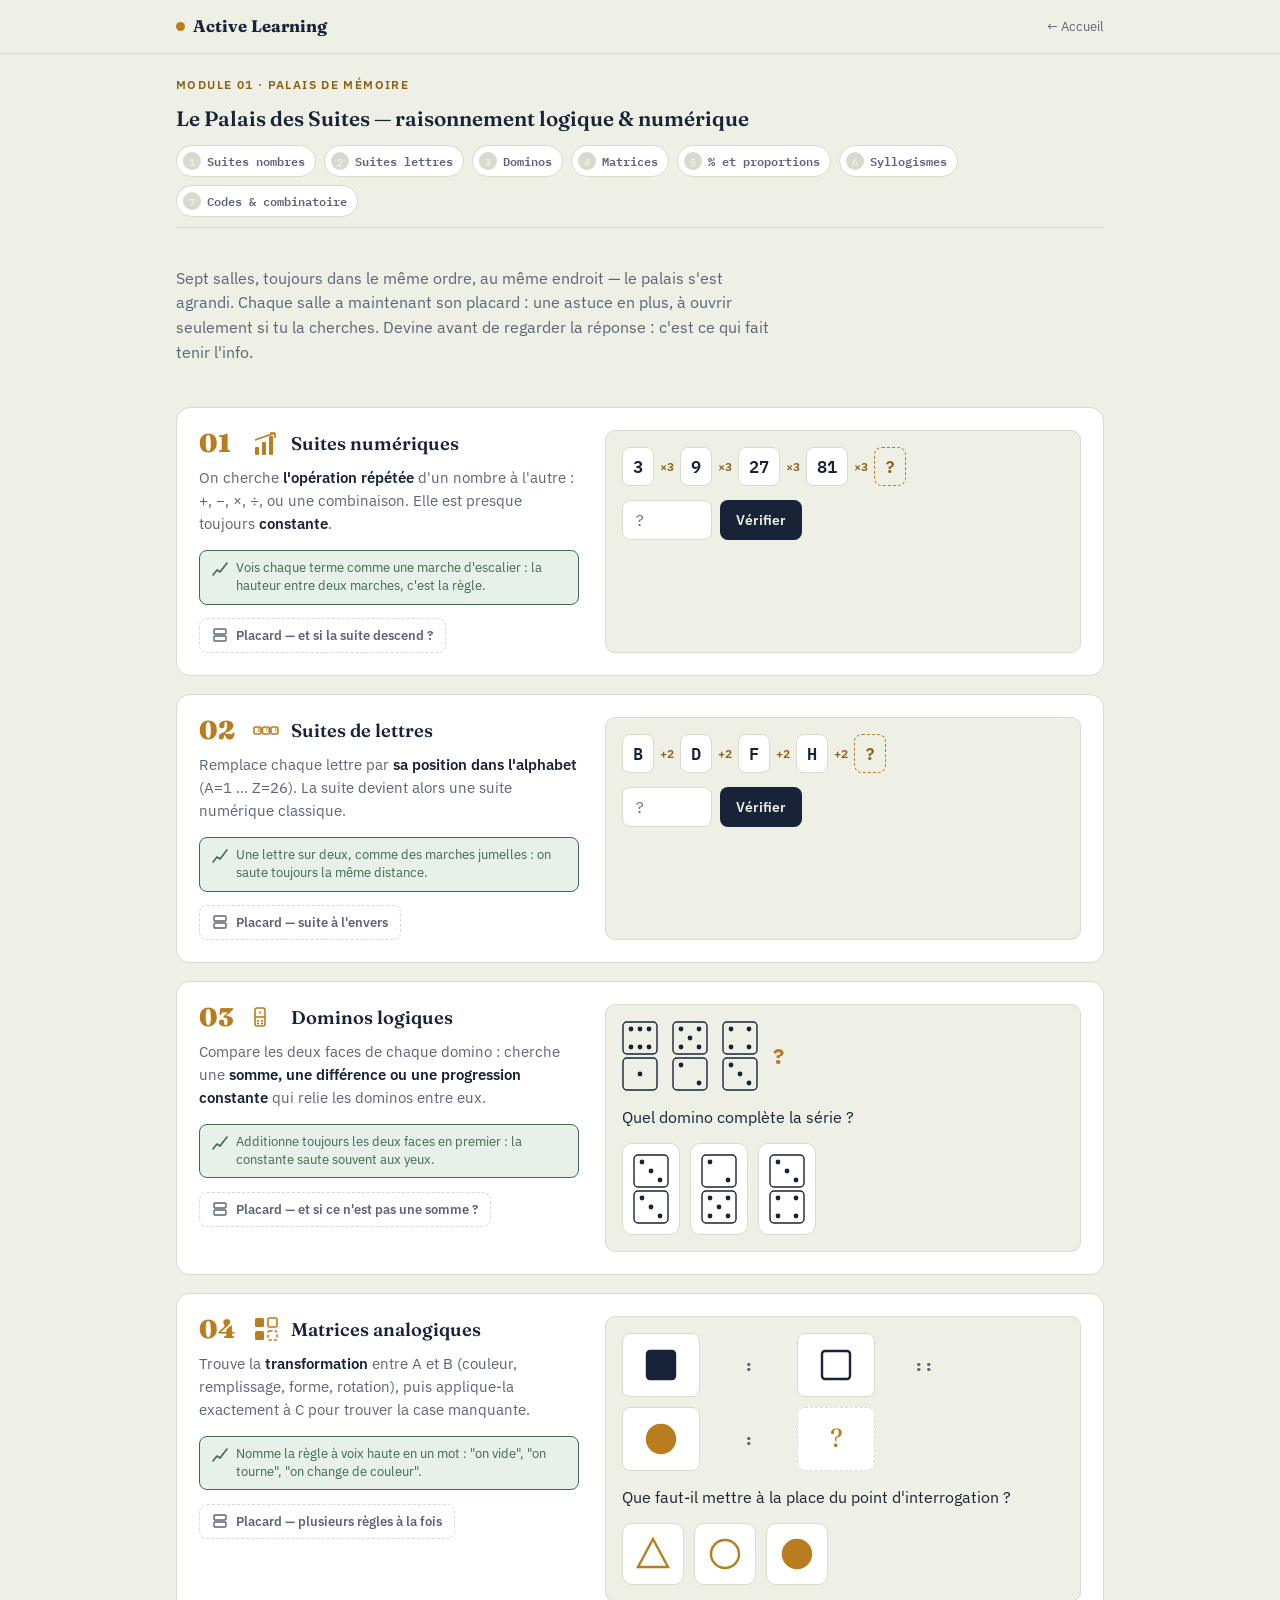
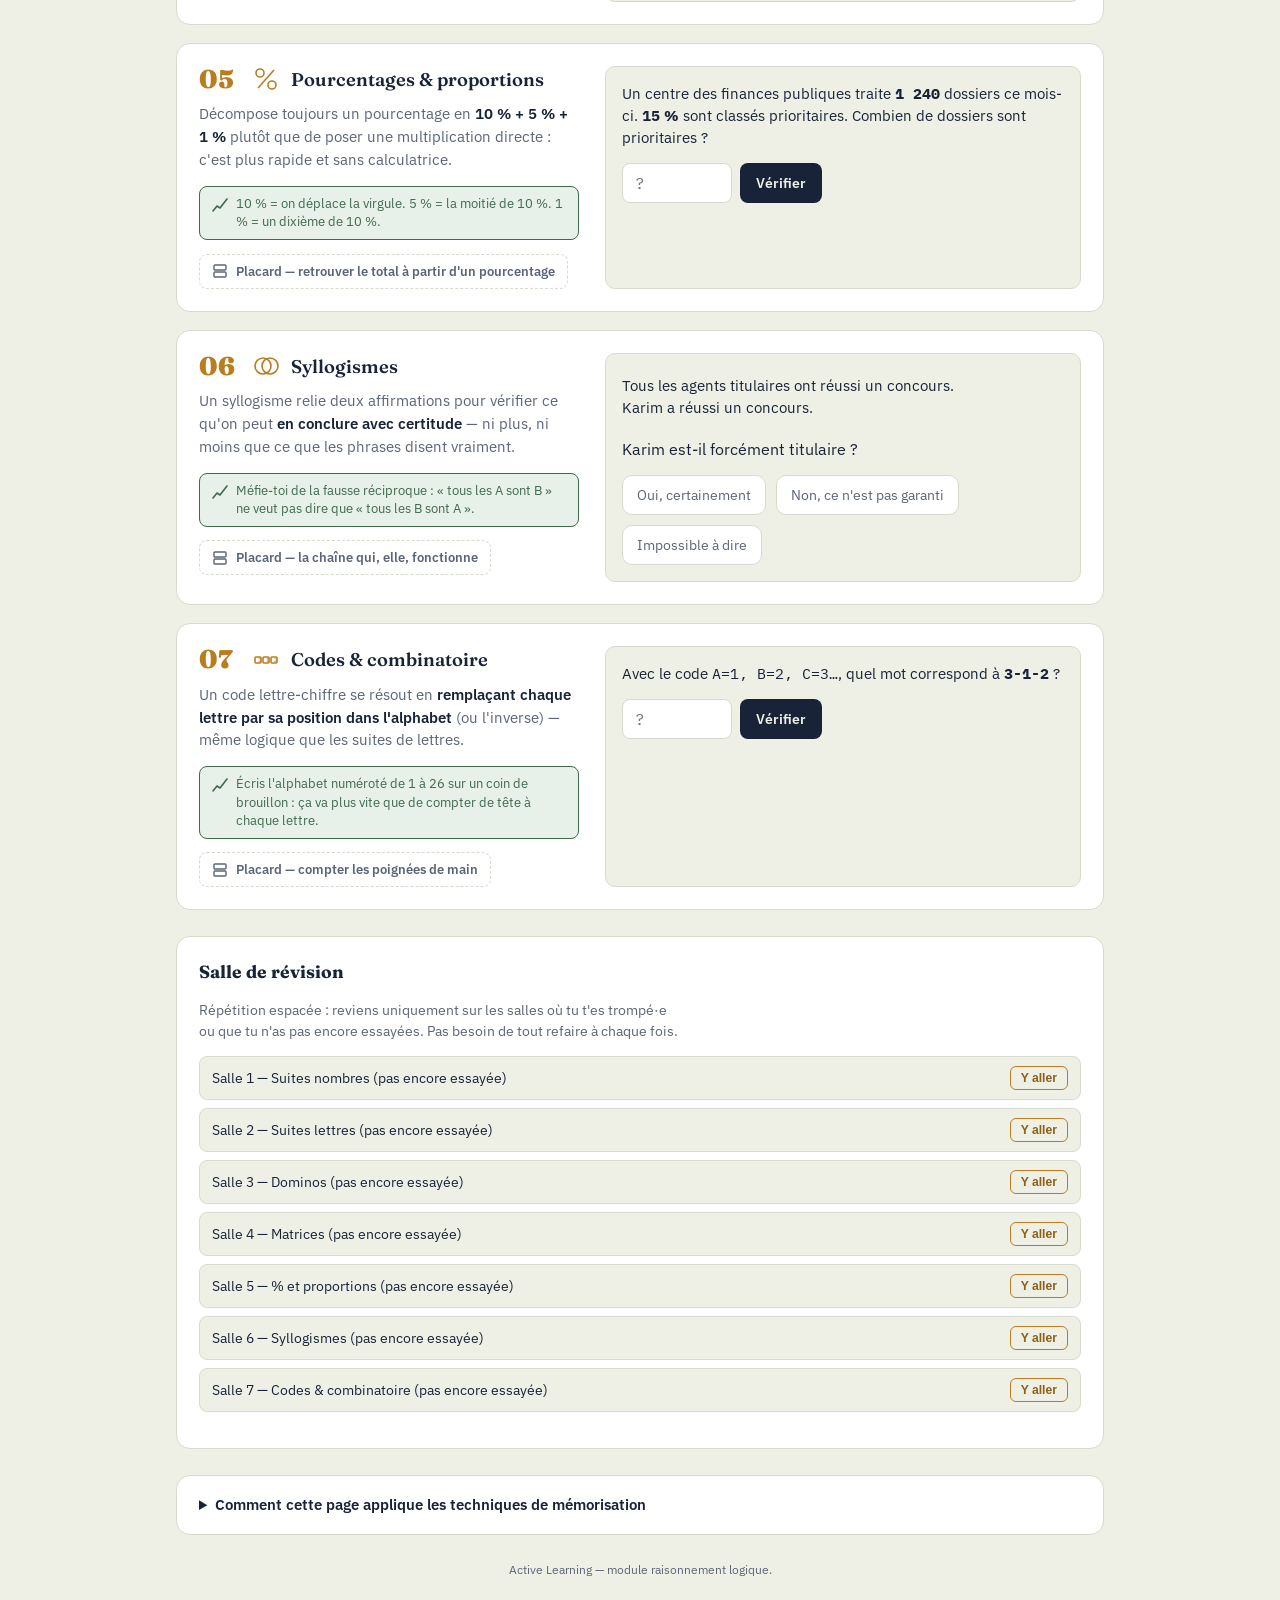
<file: raisonnement/index.html>
<!doctype html>
<html lang="fr">
<head>
<meta charset="UTF-8">
<meta name="viewport" content="width=device-width, initial-scale=1.0">
<title>Raisonnement logique — Active Learning</title>
<link rel="stylesheet" href="https://fonts.googleapis.com/css2?family=Fraunces:opsz,wght@9..144,600;9..144,900&family=IBM+Plex+Sans:wght@400;500;600&family=IBM+Plex+Mono:wght@500;600&display=swap">
<link rel="stylesheet" href="../styles/base.css">
<style>
  body{padding-block:0 32px;}

  /* ---- doors nav (non sticky : la nav sticky de l'app est déjà en haut) ---- */
  .room-top{padding-block:22px 10px; border-bottom:1px solid var(--line); display:flex; flex-direction:column; gap:10px;}
  .eyebrow{font-size:.72rem; letter-spacing:.12em; text-transform:uppercase; color:var(--gold-deep); font-weight:600;}
  .room-top h1{font-size:1.3rem; font-weight:600;}
  nav.doors{display:flex; gap:8px; flex-wrap:wrap;}
  .door-dot{
    display:flex; align-items:center; gap:6px;
    border:1.5px solid var(--line); background:var(--raised);
    color:var(--ink-soft); border-radius:999px;
    padding:5px 10px 5px 6px; font-size:.72rem; font-weight:600;
    cursor:pointer; font-family:"IBM Plex Mono",monospace;
    transition:border-color .15s, color .15s, background .15s;
  }
  .door-dot .n{
    width:18px;height:18px;border-radius:50%;
    display:flex;align-items:center;justify-content:center;
    background:var(--line); color:var(--paper); font-size:.65rem;
  }
  .door-dot[data-state="mastered"]{border-color:var(--sage); color:var(--sage);}
  .door-dot[data-state="mastered"] .n{background:var(--sage); color:var(--raised);}
  .door-dot[data-state="weak"]{border-color:var(--brick); color:var(--brick);}
  .door-dot[data-state="weak"] .n{background:var(--brick); color:var(--raised);}
  .door-dot:hover{border-color:var(--focus);}

  /* ---- intro ---- */
  .intro{padding-block:22px 8px;}
  .intro p{color:var(--ink-soft); max-width:60ch; line-height:1.55;}

  /* ---- room card ---- */
  .room{
    background:var(--raised); border:1px solid var(--line);
    border-radius:14px; margin-block:18px; padding:22px;
    scroll-margin-top:70px;
    display:grid; grid-template-columns:1fr; gap:18px;
  }
  @media(min-width:680px){
    .room{grid-template-columns:minmax(0,1fr) minmax(0,1.25fr); gap:26px;}
  }
  .room-head{display:flex; align-items:center; gap:12px; margin-bottom:10px;}
  .door-num{
    font-family:"Fraunces",serif; font-weight:900; font-size:1.6rem;
    color:var(--gold); line-height:1; min-width:2.2ch;
  }
  .room-icon{color:var(--gold); flex:none;}
  .room h2{font-size:1.15rem; font-weight:600;}
  .rule{color:var(--ink-soft); font-size:.92rem; line-height:1.55; margin-block:8px 14px;}
  .rule strong{color:var(--ink); font-weight:600;}
  .mnemo{
    background:var(--sage-bg); border:1px solid var(--sage);
    color:var(--sage); border-radius:8px; padding:8px 12px;
    font-size:.82rem; line-height:1.4; display:flex; gap:8px; align-items:flex-start;
  }
  .mnemo svg{flex:none; margin-top:2px;}

  .lab{
    background:var(--paper); border:1px solid var(--line); border-radius:10px;
    padding:16px; display:flex; flex-direction:column; gap:14px;
  }
  .seq{
    display:flex; align-items:center; gap:6px; flex-wrap:wrap;
    font-size:1.05rem; font-weight:600;
  }
  .seq .chip{
    background:var(--raised); border:1px solid var(--line);
    border-radius:8px; padding:6px 10px; min-width:2.4ch; text-align:center;
  }
  .seq .op{color:var(--gold-deep); font-size:.78rem; font-weight:600;}
  .seq .qmark{
    border:1.5px dashed var(--gold); color:var(--gold-deep);
    background:transparent;
  }

  .guess-row{display:flex; gap:8px; flex-wrap:wrap;}
  input[type="text"], input[type="number"]{
    font-family:"IBM Plex Mono",monospace; font-size:1rem;
    border:1.5px solid var(--line); border-radius:8px;
    padding:9px 12px; width:9ch; background:var(--raised); color:var(--ink);
  }
  button.go{
    font-family:"IBM Plex Sans",sans-serif; font-weight:600; font-size:.88rem;
    background:var(--ink); color:var(--paper); border:none;
    border-radius:8px; padding:9px 16px; cursor:pointer;
  }
  button.go:hover{background:var(--gold-deep);}

  .verdict{
    font-size:.86rem; font-weight:600; border-radius:8px; padding:9px 12px;
    display:none; align-items:center; gap:8px;
  }
  .verdict.show{display:flex;}
  .verdict.ok{background:var(--sage-bg); color:var(--sage);}
  .verdict.ko{background:var(--brick-bg); color:var(--brick);}

  .reveal{
    display:none; border-top:1px dashed var(--line); padding-top:12px;
    font-size:.86rem; color:var(--ink-soft); line-height:1.55;
  }
  .reveal.show{display:block;}
  .reveal b{color:var(--ink);}

  .staircase{display:flex; align-items:flex-end; gap:6px; height:96px; margin-block:4px;}
  .staircase .step{
    background:var(--line); border-radius:5px 5px 0 0;
    display:flex; align-items:flex-start; justify-content:center;
    padding-top:4px; font-size:.7rem; font-weight:700; color:var(--ink-soft);
    width:20%;
  }
  .staircase .step.answer{background:var(--gold); color:var(--raised);}

  .alpha-strip{display:flex; flex-wrap:wrap; gap:4px; font-family:"IBM Plex Mono",monospace; font-size:.78rem;}
  .alpha-strip span{
    width:22px; height:22px; display:flex; align-items:center; justify-content:center;
    border-radius:5px; color:var(--ink-soft);
  }
  .alpha-strip span.hit{background:var(--gold); color:var(--raised); font-weight:700;}

  .opts{display:flex; gap:10px; flex-wrap:wrap;}
  .opt{
    background:var(--raised); border:1.5px solid var(--line); border-radius:10px;
    padding:10px; cursor:pointer; display:flex; flex-direction:column; align-items:center; gap:6px;
    font-family:"IBM Plex Mono",monospace; font-size:.78rem; color:var(--ink-soft);
  }
  .opt:hover{border-color:var(--gold);}
  .opt.correct{border-color:var(--sage); background:var(--sage-bg); color:var(--sage);}
  .opt.wrong{border-color:var(--brick); background:var(--brick-bg); color:var(--brick);}
  .opt[disabled]{cursor:default;}

  .steps-calc{display:flex; flex-direction:column; gap:4px; font-family:"IBM Plex Mono",monospace; font-size:.82rem;}
  .steps-calc .line{display:flex; justify-content:space-between; gap:12px; border-bottom:1px dotted var(--line); padding-block:3px;}
  .steps-calc .line.total{font-weight:700; color:var(--ink); border-bottom:none;}

  /* --- placard (tiroir bonus) --- */
  .placard-btn{
    display:flex; align-items:center; gap:8px; background:none; border:1px dashed var(--line);
    color:var(--ink-soft); border-radius:8px; padding:8px 12px; font-size:.8rem; font-weight:600;
    cursor:pointer; text-align:left; font-family:"IBM Plex Sans",sans-serif;
  }
  .placard-btn:hover{border-color:var(--gold); color:var(--gold-deep);}
  .placard-btn svg{flex:none; transition:transform .2s;}
  .placard-btn.open svg{transform:rotate(45deg);}
  .placard-content{
    max-height:0; overflow:hidden; opacity:0; transition:max-height .3s ease, opacity .25s ease;
    font-size:.84rem; color:var(--ink-soft); line-height:1.5; background:var(--raised);
    border-radius:8px;
  }
  .placard-content.open{max-height:200px; opacity:1; padding:12px 14px; border:1px solid var(--line);}

  .cols2{display:flex; flex-direction:column; gap:8px;}
  .syllogism-line{font-size:.95rem; padding:4px 0;}
  .syllogism-line b{color:var(--ink);}

  /* révision */
  .revision{
    background:var(--raised); border:1px solid var(--line); border-radius:14px;
    padding:22px; margin-block:26px;
  }
  .revision h2{font-size:1.1rem; margin-bottom:6px;}
  .revision p{color:var(--ink-soft); font-size:.88rem; line-height:1.5; max-width:60ch;}
  .weak-list{display:flex; flex-direction:column; gap:8px; margin-block:14px;}
  .weak-item{
    display:flex; justify-content:space-between; align-items:center;
    background:var(--paper); border:1px solid var(--line); border-radius:8px;
    padding:9px 12px; font-size:.86rem;
  }
  .weak-item button{
    background:none; border:1px solid var(--gold); color:var(--gold-deep);
    border-radius:6px; padding:4px 10px; font-size:.76rem; cursor:pointer; font-weight:600;
  }
  .all-done{color:var(--sage); font-weight:600; font-size:.9rem;}

  details.meta{
    background:var(--raised); border:1px solid var(--line); border-radius:14px;
    padding:18px 22px; margin-block:20px 8px;
  }
  details.meta summary{cursor:pointer; font-weight:600; font-size:.92rem; color:var(--ink);}
  .meta-grid{display:flex; flex-direction:column; gap:10px; margin-top:14px;}
  .meta-row{display:flex; gap:10px; font-size:.84rem; color:var(--ink-soft); line-height:1.5;}
  .meta-row b{color:var(--gold-deep); font-family:"IBM Plex Mono",monospace; font-weight:600; flex:none; min-width:15ch;}

  footer.note{color:var(--ink-soft); font-size:.76rem; text-align:center; padding-block:18px 4px;}
</style>
</head>
<body>

<header class="app-nav">
  <div class="wrap row">
    <a class="brand" href="../index.html"><span class="dot"></span> Active Learning</a>
    <a class="crumb" href="../index.html">← Accueil</a>
  </div>
</header>

<div class="wrap">
  <header class="room-top">
    <div class="eyebrow">Module 01 · Palais de mémoire</div>
    <h1>Le Palais des Suites — raisonnement logique &amp; numérique</h1>
    <nav class="doors" id="doors" aria-label="Salles du palais">
      <button class="door-dot" data-room="1" onclick="goRoom(1)"><span class="n">1</span> Suites nombres</button>
      <button class="door-dot" data-room="2" onclick="goRoom(2)"><span class="n">2</span> Suites lettres</button>
      <button class="door-dot" data-room="3" onclick="goRoom(3)"><span class="n">3</span> Dominos</button>
      <button class="door-dot" data-room="4" onclick="goRoom(4)"><span class="n">4</span> Matrices</button>
      <button class="door-dot" data-room="5" onclick="goRoom(5)"><span class="n">5</span> % et proportions</button>
      <button class="door-dot" data-room="6" onclick="goRoom(6)"><span class="n">6</span> Syllogismes</button>
      <button class="door-dot" data-room="7" onclick="goRoom(7)"><span class="n">7</span> Codes &amp; combinatoire</button>
    </nav>
  </header>

  <section class="intro">
    <p>Sept salles, toujours dans le même ordre, au même endroit — le palais s'est agrandi. Chaque salle a maintenant son placard : une astuce en plus, à ouvrir seulement si tu la cherches. Devine avant de regarder la réponse : c'est ce qui fait tenir l'info.</p>
  </section>

  <!-- ROOM 1 : suites numériques -->
  <article class="room" id="room-1">
    <div>
      <div class="room-head">
        <span class="door-num">01</span>
        <svg class="room-icon" width="26" height="26" viewBox="0 0 26 26" fill="none"><rect x="2" y="16" width="4" height="8" rx="1" fill="currentColor"/><rect x="9" y="11" width="4" height="13" rx="1" fill="currentColor"/><rect x="16" y="5" width="4" height="19" rx="1" fill="currentColor"/><path d="M2 9 L22 2" stroke="currentColor" stroke-width="1.6"/><path d="M22 2 L17 2 M22 2 L22 7" stroke="currentColor" stroke-width="1.6"/></svg>
        <h2>Suites numériques</h2>
      </div>
      <p class="rule">On cherche <strong>l'opération répétée</strong> d'un nombre à l'autre : +, −, ×, ÷, ou une combinaison. Elle est presque toujours <strong>constante</strong>.</p>
      <p class="mnemo">
        <svg width="16" height="16" viewBox="0 0 16 16" fill="none"><path d="M1 14 L5 9 L8 11 L15 2" stroke="currentColor" stroke-width="1.6" stroke-linecap="round" stroke-linejoin="round"/></svg>
        Vois chaque terme comme une marche d'escalier : la hauteur entre deux marches, c'est la règle.
      </p>
      <button class="placard-btn" id="placard-btn-1" onclick="togglePlacard(1)">
        <svg width="16" height="16" viewBox="0 0 16 16" fill="none"><rect x="2" y="2" width="12" height="5" rx="1" stroke="currentColor" stroke-width="1.4"/><rect x="2" y="9" width="12" height="5" rx="1" stroke="currentColor" stroke-width="1.4"/></svg>
        Placard — et si la suite descend ?
      </button>
      <div class="placard-content" id="placard-1">Une suite peut aussi diminuer : 128, 64, 32, 16… se divise par 2 à chaque étape. Le réflexe est le même : cherche d'abord ÷2 et ÷3 avant d'imaginer une règle plus compliquée.</div>
    </div>
    <div class="lab">
      <div class="seq">
        <span class="chip nums">3</span><span class="op">×3</span>
        <span class="chip nums">9</span><span class="op">×3</span>
        <span class="chip nums">27</span><span class="op">×3</span>
        <span class="chip nums">81</span><span class="op">×3</span>
        <span class="chip nums qmark">?</span>
      </div>
      <div class="guess-row">
        <input type="number" id="r1-input" aria-label="Ta réponse pour la suite numérique" placeholder="?">
        <button class="go" onclick="check1()">Vérifier</button>
      </div>
      <div class="verdict" id="r1-verdict"></div>
      <div class="reveal" id="r1-reveal">
        <div class="staircase" aria-hidden="true">
          <div class="step" style="height:20%">3</div>
          <div class="step" style="height:38%">9</div>
          <div class="step" style="height:58%">27</div>
          <div class="step" style="height:78%">81</div>
          <div class="step answer" style="height:100%">243</div>
        </div>
        La règle est <b>×3 à chaque étage</b>. 81 × 3 = <b>243</b>. Truc : sur ce type de suite, teste toujours d'abord ×2 et ×3 avant de chercher plus compliqué — ce sont les plus fréquents au concours.
      </div>
    </div>
  </article>

  <!-- ROOM 2 : suites de lettres -->
  <article class="room" id="room-2">
    <div>
      <div class="room-head">
        <span class="door-num">02</span>
        <svg class="room-icon" width="26" height="26" viewBox="0 0 26 26" fill="none"><rect x="1" y="9" width="7" height="7" rx="1.5" stroke="currentColor" stroke-width="1.6"/><rect x="9.5" y="9" width="7" height="7" rx="1.5" stroke="currentColor" stroke-width="1.6"/><rect x="18" y="9" width="7" height="7" rx="1.5" stroke="currentColor" stroke-width="1.6"/><text x="4.5" y="14" font-size="5" fill="currentColor" font-family="monospace">B</text><text x="13" y="14" font-size="5" fill="currentColor" font-family="monospace">D</text><text x="21.5" y="14" font-size="5" fill="currentColor" font-family="monospace">F</text></svg>
        <h2>Suites de lettres</h2>
      </div>
      <p class="rule">Remplace chaque lettre par <strong>sa position dans l'alphabet</strong> (A=1 … Z=26). La suite devient alors une suite numérique classique.</p>
      <p class="mnemo">
        <svg width="16" height="16" viewBox="0 0 16 16" fill="none"><path d="M1 14 L5 9 L8 11 L15 2" stroke="currentColor" stroke-width="1.6" stroke-linecap="round" stroke-linejoin="round"/></svg>
        Une lettre sur deux, comme des marches jumelles : on saute toujours la même distance.
      </p>
      <button class="placard-btn" id="placard-btn-2" onclick="togglePlacard(2)">
        <svg width="16" height="16" viewBox="0 0 16 16" fill="none"><rect x="2" y="2" width="12" height="5" rx="1" stroke="currentColor" stroke-width="1.4"/><rect x="2" y="9" width="12" height="5" rx="1" stroke="currentColor" stroke-width="1.4"/></svg>
        Placard — suite à l'envers
      </button>
      <div class="placard-content" id="placard-2">Une suite de lettres peut aussi reculer dans l'alphabet : Z, X, V, T… recule de 2 à chaque fois (26, 24, 22, 20). Repère toujours le sens avant de compter.</div>
    </div>
    <div class="lab">
      <div class="seq">
        <span class="chip nums">B</span><span class="op">+2</span>
        <span class="chip nums">D</span><span class="op">+2</span>
        <span class="chip nums">F</span><span class="op">+2</span>
        <span class="chip nums">H</span><span class="op">+2</span>
        <span class="chip nums qmark">?</span>
      </div>
      <div class="guess-row">
        <input type="text" id="r2-input" maxlength="1" aria-label="Ta réponse pour la suite de lettres" placeholder="?" style="text-transform:uppercase">
        <button class="go" onclick="check2()">Vérifier</button>
      </div>
      <div class="verdict" id="r2-verdict"></div>
      <div class="reveal" id="r2-reveal">
        <div class="alpha-strip" id="alpha-strip" aria-hidden="true"></div>
        <div style="margin-top:8px">On saute une lettre sur deux : B(2), D(4), F(6), H(8) → <b>J(10)</b>. Truc : compte sur tes doigts la position depuis A plutôt que de réciter tout l'alphabet.</div>
      </div>
    </div>
  </article>

  <!-- ROOM 3 : dominos -->
  <article class="room" id="room-3">
    <div>
      <div class="room-head">
        <span class="door-num">03</span>
        <svg class="room-icon" width="26" height="26" viewBox="0 0 26 26" fill="none"><rect x="2" y="4" width="10" height="18" rx="2" stroke="currentColor" stroke-width="1.6"/><line x1="2" y1="13" x2="12" y2="13" stroke="currentColor" stroke-width="1.6"/><circle cx="7" cy="8.5" r="1.1" fill="currentColor"/><circle cx="5" cy="17" r="1.1" fill="currentColor"/><circle cx="9" cy="17" r="1.1" fill="currentColor"/><circle cx="5" cy="19.5" r="1.1" fill="currentColor"/><circle cx="9" cy="19.5" r="1.1" fill="currentColor"/></svg>
        <h2>Dominos logiques</h2>
      </div>
      <p class="rule">Compare les deux faces de chaque domino : cherche une <strong>somme, une différence ou une progression constante</strong> qui relie les dominos entre eux.</p>
      <p class="mnemo">
        <svg width="16" height="16" viewBox="0 0 16 16" fill="none"><path d="M1 14 L5 9 L8 11 L15 2" stroke="currentColor" stroke-width="1.6" stroke-linecap="round" stroke-linejoin="round"/></svg>
        Additionne toujours les deux faces en premier : la constante saute souvent aux yeux.
      </p>
      <button class="placard-btn" id="placard-btn-3" onclick="togglePlacard(3)">
        <svg width="16" height="16" viewBox="0 0 16 16" fill="none"><rect x="2" y="2" width="12" height="5" rx="1" stroke="currentColor" stroke-width="1.4"/><rect x="2" y="9" width="12" height="5" rx="1" stroke="currentColor" stroke-width="1.4"/></svg>
        Placard — et si ce n'est pas une somme ?
      </button>
      <div class="placard-content" id="placard-3">Si la somme des faces change à chaque domino, teste la différence entre les deux faces (ex : toujours 3 d'écart), ou compare un domino sur deux plutôt que tous les dominos entre eux.</div>
    </div>
    <div class="lab">
      <div id="domino-row" style="display:flex; gap:14px; align-items:center; flex-wrap:wrap;"></div>
      <div>Quel domino complète la série ?</div>
      <div class="opts" id="domino-opts"></div>
      <div class="verdict" id="r3-verdict"></div>
      <div class="reveal" id="r3-reveal">
        La somme des deux faces vaut toujours <b>7</b>, et la face du haut perd un point pendant que celle du bas en gagne un : 6-1, 5-2, 4-3, puis <b>3-4</b>.
      </div>
    </div>
  </article>

  <!-- ROOM 4 : matrices -->
  <article class="room" id="room-4">
    <div>
      <div class="room-head">
        <span class="door-num">04</span>
        <svg class="room-icon" width="26" height="26" viewBox="0 0 26 26" fill="none"><rect x="2" y="2" width="9" height="9" rx="1.5" fill="currentColor"/><rect x="15" y="2" width="9" height="9" rx="1.5" stroke="currentColor" stroke-width="1.6"/><rect x="2" y="15" width="9" height="9" rx="1.5" fill="currentColor"/><rect x="15" y="15" width="9" height="9" rx="1.5" stroke="currentColor" stroke-width="1.6" stroke-dasharray="3 2"/></svg>
        <h2>Matrices analogiques</h2>
      </div>
      <p class="rule">Trouve la <strong>transformation</strong> entre A et B (couleur, remplissage, forme, rotation), puis applique-la exactement à C pour trouver la case manquante.</p>
      <p class="mnemo">
        <svg width="16" height="16" viewBox="0 0 16 16" fill="none"><path d="M1 14 L5 9 L8 11 L15 2" stroke="currentColor" stroke-width="1.6" stroke-linecap="round" stroke-linejoin="round"/></svg>
        Nomme la règle à voix haute en un mot : "on vide", "on tourne", "on change de couleur".
      </p>
      <button class="placard-btn" id="placard-btn-4" onclick="togglePlacard(4)">
        <svg width="16" height="16" viewBox="0 0 16 16" fill="none"><rect x="2" y="2" width="12" height="5" rx="1" stroke="currentColor" stroke-width="1.4"/><rect x="2" y="9" width="12" height="5" rx="1" stroke="currentColor" stroke-width="1.4"/></svg>
        Placard — plusieurs règles à la fois
      </button>
      <div class="placard-content" id="placard-4">Une matrice peut combiner deux transformations en même temps (ex : la forme tourne ET change de couleur). Traite-les une par une : d'abord la forme, puis la couleur, sans les mélanger mentalement.</div>
    </div>
    <div class="lab">
      <div id="matrix-grid" style="display:grid; grid-template-columns:repeat(4,1fr); gap:10px; align-items:center; max-width:340px;"></div>
      <div>Que faut-il mettre à la place du point d'interrogation ?</div>
      <div class="opts" id="matrix-opts"></div>
      <div class="verdict" id="r4-verdict"></div>
      <div class="reveal" id="r4-reveal">
        La règle est <b>« on vide la forme »</b> : le carré plein devient un carré à contour. Appliquée au cercle plein doré, on obtient un <b>cercle doré à contour</b>.
      </div>
    </div>
  </article>

  <!-- ROOM 5 : pourcentages -->
  <article class="room" id="room-5">
    <div>
      <div class="room-head">
        <span class="door-num">05</span>
        <svg class="room-icon" width="26" height="26" viewBox="0 0 26 26" fill="none"><circle cx="7" cy="7" r="4" stroke="currentColor" stroke-width="1.6"/><circle cx="19" cy="19" r="4" stroke="currentColor" stroke-width="1.6"/><line x1="21" y1="4" x2="5" y2="22" stroke="currentColor" stroke-width="1.6"/></svg>
        <h2>Pourcentages &amp; proportions</h2>
      </div>
      <p class="rule">Décompose toujours un pourcentage en <strong>10 % + 5 % + 1 %</strong> plutôt que de poser une multiplication directe : c'est plus rapide et sans calculatrice.</p>
      <p class="mnemo">
        <svg width="16" height="16" viewBox="0 0 16 16" fill="none"><path d="M1 14 L5 9 L8 11 L15 2" stroke="currentColor" stroke-width="1.6" stroke-linecap="round" stroke-linejoin="round"/></svg>
        10 % = on déplace la virgule. 5 % = la moitié de 10 %. 1 % = un dixième de 10 %.
      </p>
      <button class="placard-btn" id="placard-btn-5" onclick="togglePlacard(5)">
        <svg width="16" height="16" viewBox="0 0 16 16" fill="none"><rect x="2" y="2" width="12" height="5" rx="1" stroke="currentColor" stroke-width="1.4"/><rect x="2" y="9" width="12" height="5" rx="1" stroke="currentColor" stroke-width="1.4"/></svg>
        Placard — retrouver le total à partir d'un pourcentage
      </button>
      <div class="placard-content" id="placard-5">Si on te donne "186 correspond à 15 % d'un total", divise 186 par 15 puis multiplie par 100 : (186 ÷ 15) × 100 = 1 240. C'est la même méthode à l'envers.</div>
    </div>
    <div class="lab">
      <p style="margin:0; font-size:.92rem; line-height:1.5;">Un centre des finances publiques traite <span class="nums" style="font-weight:700">1 240</span> dossiers ce mois-ci. <span style="font-weight:700">15 %</span> sont classés prioritaires. Combien de dossiers sont prioritaires ?</p>
      <div class="guess-row">
        <input type="number" id="r5-input" aria-label="Nombre de dossiers prioritaires" placeholder="?" style="width:11ch">
        <button class="go" onclick="check5()">Vérifier</button>
      </div>
      <div class="verdict" id="r5-verdict"></div>
      <div class="reveal" id="r5-reveal">
        <div class="steps-calc">
          <div class="line"><span>10 % de 1 240 (on déplace la virgule)</span><span>124</span></div>
          <div class="line"><span>5 % de 1 240 (moitié de 124)</span><span>62</span></div>
          <div class="line total"><span>15 % = 124 + 62</span><span>186 dossiers</span></div>
        </div>
      </div>
    </div>
  </article>

  <!-- ROOM 6 : syllogismes -->
  <article class="room" id="room-6">
    <div>
      <div class="room-head">
        <span class="door-num">06</span>
        <svg class="room-icon" width="26" height="26" viewBox="0 0 26 26" fill="none"><circle cx="10" cy="13" r="8" stroke="currentColor" stroke-width="1.6"/><circle cx="17" cy="13" r="8" stroke="currentColor" stroke-width="1.6"/></svg>
        <h2>Syllogismes</h2>
      </div>
      <p class="rule">Un syllogisme relie deux affirmations pour vérifier ce qu'on peut <strong>en conclure avec certitude</strong> — ni plus, ni moins que ce que les phrases disent vraiment.</p>
      <p class="mnemo">
        <svg width="16" height="16" viewBox="0 0 16 16" fill="none"><path d="M1 14 L5 9 L8 11 L15 2" stroke="currentColor" stroke-width="1.6" stroke-linecap="round" stroke-linejoin="round"/></svg>
        Méfie-toi de la fausse réciproque : « tous les A sont B » ne veut pas dire que « tous les B sont A ».
      </p>
      <button class="placard-btn" id="placard-btn-6" onclick="togglePlacard(6)">
        <svg width="16" height="16" viewBox="0 0 16 16" fill="none"><rect x="2" y="2" width="12" height="5" rx="1" stroke="currentColor" stroke-width="1.4"/><rect x="2" y="9" width="12" height="5" rx="1" stroke="currentColor" stroke-width="1.4"/></svg>
        Placard — la chaîne qui, elle, fonctionne
      </button>
      <div class="placard-content" id="placard-6">La transitivité, elle, est toujours valide : si A &gt; B et B &gt; C, alors A &gt; C, à coup sûr. C'est le seul enchaînement qu'on peut affirmer sans risque.</div>
    </div>
    <div class="lab">
      <div class="syllogism-line">Tous les agents titulaires ont réussi un concours.<br>Karim a réussi un concours.</div>
      <div>Karim est-il forcément titulaire ?</div>
      <div class="opts" id="syllo-opts"></div>
      <div class="verdict" id="r6-verdict"></div>
      <div class="reveal" id="r6-reveal">
        Non : Karim a peut-être réussi un <b>autre</b> concours, ou un concours pour un poste différent. « Tous les titulaires ont réussi un concours » ne veut pas dire « tous ceux qui ont réussi un concours sont titulaires » — c'est la fausse réciproque.
      </div>
    </div>
  </article>

  <!-- ROOM 7 : codes & combinatoire -->
  <article class="room" id="room-7">
    <div>
      <div class="room-head">
        <span class="door-num">07</span>
        <svg class="room-icon" width="26" height="26" viewBox="0 0 26 26" fill="none"><rect x="2" y="10" width="6" height="6" rx="1" stroke="currentColor" stroke-width="1.6"/><rect x="10" y="10" width="6" height="6" rx="1" stroke="currentColor" stroke-width="1.6"/><rect x="18" y="10" width="6" height="6" rx="1" stroke="currentColor" stroke-width="1.6"/><text x="5" y="15" font-size="5" fill="currentColor" font-family="monospace">3</text><text x="13" y="15" font-size="5" fill="currentColor" font-family="monospace">1</text><text x="21" y="15" font-size="5" fill="currentColor" font-family="monospace">2</text></svg>
        <h2>Codes &amp; combinatoire</h2>
      </div>
      <p class="rule">Un code lettre-chiffre se résout en <strong>remplaçant chaque lettre par sa position dans l'alphabet</strong> (ou l'inverse) — même logique que les suites de lettres.</p>
      <p class="mnemo">
        <svg width="16" height="16" viewBox="0 0 16 16" fill="none"><path d="M1 14 L5 9 L8 11 L15 2" stroke="currentColor" stroke-width="1.6" stroke-linecap="round" stroke-linejoin="round"/></svg>
        Écris l'alphabet numéroté de 1 à 26 sur un coin de brouillon : ça va plus vite que de compter de tête à chaque lettre.
      </p>
      <button class="placard-btn" id="placard-btn-7" onclick="togglePlacard(7)">
        <svg width="16" height="16" viewBox="0 0 16 16" fill="none"><rect x="2" y="2" width="12" height="5" rx="1" stroke="currentColor" stroke-width="1.4"/><rect x="2" y="9" width="12" height="5" rx="1" stroke="currentColor" stroke-width="1.4"/></svg>
        Placard — compter les poignées de main
      </button>
      <div class="placard-content" id="placard-7">Pour compter les paires possibles entre n personnes qui se serrent la main une seule fois chacune : n × (n − 1) ÷ 2. Avec 5 personnes : (5 × 4) ÷ 2 = 10 poignées de main.</div>
    </div>
    <div class="lab">
      <p style="margin:0; font-size:.92rem;">Avec le code <span class="nums">A=1, B=2, C=3…</span>, quel mot correspond à <span class="nums" style="font-weight:700">3-1-2</span> ?</p>
      <div class="guess-row">
        <input type="text" id="r7-input" maxlength="3" aria-label="Mot correspondant au code" placeholder="?" style="text-transform:uppercase; width:11ch">
        <button class="go" onclick="check7()">Vérifier</button>
      </div>
      <div class="verdict" id="r7-verdict"></div>
      <div class="reveal" id="r7-reveal">
        3=<b>C</b>, 1=<b>A</b>, 2=<b>B</b> → le mot est <b>CAB</b>.
      </div>
    </div>
  </article>

  <!-- révision espacée -->
  <section class="revision">
    <h2>Salle de révision</h2>
    <p>Répétition espacée : reviens uniquement sur les salles où tu t'es trompé·e ou que tu n'as pas encore essayées. Pas besoin de tout refaire à chaque fois.</p>
    <div class="weak-list" id="weak-list"></div>
  </section>

  <details class="meta">
    <summary>Comment cette page applique les techniques de mémorisation</summary>
    <div class="meta-grid">
      <div class="meta-row"><b>Palais de mémoire</b> Chaque salle a une position fixe et un numéro : à chaque visite, ton cerveau retrouve le même type d'épreuve au même endroit.</div>
      <div class="meta-row"><b>Chunking</b> 5 salles courtes plutôt qu'un long chapitre : chaque bloc tient dans la tête d'un coup.</div>
      <div class="meta-row"><b>Double codage</b> Chaque règle a un texte court <em>et</em> un schéma (escalier, alphabet, dominos, formes) : deux chemins vers le même souvenir.</div>
      <div class="meta-row"><b>Effet de génération</b> Tu dois deviner avant que la réponse apparaisse : on retient mieux ce qu'on a essayé de produire soi-même.</div>
      <div class="meta-row"><b>Répétition espacée</b> La salle de révision ne fait resurgir que ce qui n'est pas encore acquis, au lieu de tout repasser en boucle.</div>
    </div>
  </details>

  <footer class="note">Active Learning — module raisonnement logique.</footer>
</div>

<script src="../js/effects.js"></script>
<script>
(function(){
  var STATE_KEY = 'active-learning-raisonnement-v1';
  var ROOM_LABELS = {1:'Suites nombres',2:'Suites lettres',3:'Dominos',4:'Matrices',5:'% et proportions',6:'Syllogismes',7:'Codes & combinatoire'};

  function loadState(){
    try{
      var raw = localStorage.getItem(STATE_KEY);
      return raw ? JSON.parse(raw) : {};
    }catch(e){ return {}; }
  }
  function saveState(state){
    try{ localStorage.setItem(STATE_KEY, JSON.stringify(state)); }catch(e){}
  }
  var state = loadState();

  function setRoomResult(room, correct){
    state[room] = correct ? 'mastered' : 'weak';
    saveState(state);
    renderDoors();
    renderWeakList();
    if(window.AL) AL.markActiveDay();
  }

  function renderDoors(){
    document.querySelectorAll('.door-dot').forEach(function(dot){
      var r = dot.getAttribute('data-room');
      var st = state[r];
      if(st === 'mastered'){ dot.setAttribute('data-state','mastered'); }
      else if(st === 'weak'){ dot.setAttribute('data-state','weak'); }
      else { dot.removeAttribute('data-state'); }
    });
  }

  function renderWeakList(){
    var list = document.getElementById('weak-list');
    list.innerHTML = '';
    var anyIncomplete = false;
    [1,2,3,4,5,6,7].forEach(function(r){
      var st = state[r];
      if(st !== 'mastered'){
        anyIncomplete = true;
        var row = document.createElement('div');
        row.className = 'weak-item';
        var label = document.createElement('span');
        label.textContent = 'Salle ' + r + ' — ' + ROOM_LABELS[r] + (st === 'weak' ? ' (à revoir)' : ' (pas encore essayée)');
        var btn = document.createElement('button');
        btn.textContent = 'Y aller';
        btn.onclick = (function(rr){ return function(){ goRoom(rr); }; })(r);
        row.appendChild(label); row.appendChild(btn);
        list.appendChild(row);
      }
    });
    if(!anyIncomplete){
      var done = document.createElement('div');
      done.className = 'all-done';
      done.textContent = 'Toutes les salles sont maîtrisées. Reviens dans quelques jours pour vérifier que ça tient.';
      list.appendChild(done);
    }
  }

  window.goRoom = function(n){
    var el = document.getElementById('room-' + n);
    if(el) el.scrollIntoView({behavior:'smooth', block:'start'});
  };
  window.togglePlacard = function(n){
    var content = document.getElementById('placard-' + n);
    var btn = document.getElementById('placard-btn-' + n);
    var open = content.classList.toggle('open');
    btn.classList.toggle('open', open);
  };

  function showVerdict(el, ok, msg){
    el.className = 'verdict show ' + (ok ? 'ok' : 'ko');
    el.textContent = msg;
  }

  // Room 1 : suites numériques
  window.check1 = function(){
    var input = document.getElementById('r1-input');
    var val = parseInt(input.value, 10);
    var ok = val === 243;
    showVerdict(document.getElementById('r1-verdict'), ok, ok ? 'Exact — 243.' : 'Pas tout à fait. Regarde le schéma ci-dessous.');
    document.getElementById('r1-reveal').classList.add('show');
    setRoomResult(1, ok);
  };

  // Room 2 : suites de lettres
  var ALPHA = 'ABCDEFGHIJKLMNOPQRSTUVWXYZ';
  (function buildAlphaStrip(){
    var strip = document.getElementById('alpha-strip');
    var hits = ['B','D','F','H','J'];
    for(var i=0;i<ALPHA.length;i++){
      var span = document.createElement('span');
      span.textContent = ALPHA[i];
      if(hits.indexOf(ALPHA[i]) !== -1) span.className = 'hit';
      strip.appendChild(span);
    }
  })();
  window.check2 = function(){
    var input = document.getElementById('r2-input');
    var val = (input.value || '').trim().toUpperCase();
    var ok = val === 'J';
    showVerdict(document.getElementById('r2-verdict'), ok, ok ? 'Exact — J.' : 'Pas tout à fait. Regarde l\'alphabet ci-dessous.');
    document.getElementById('r2-reveal').classList.add('show');
    setRoomResult(2, ok);
  };

  // Room 3 : dominos (pips)
  var PIP_MAP = {
    1:[[1,1]],
    2:[[0,0],[2,2]],
    3:[[0,0],[1,1],[2,2]],
    4:[[0,0],[0,2],[2,0],[2,2]],
    5:[[0,0],[0,2],[1,1],[2,0],[2,2]],
    6:[[0,0],[1,0],[2,0],[0,2],[1,2],[2,2]]
  };
  function halfSVG(n){
    var pips = PIP_MAP[n] || [];
    var svg = '<svg width="36" height="34" viewBox="0 0 36 34">';
    svg += '<rect x="1" y="1" width="34" height="32" rx="4" fill="none" stroke="currentColor" stroke-width="1.4"/>';
    pips.forEach(function(p){
      var cx = 9 + p[0]*9;
      var cy = 8 + p[1]*9;
      svg += '<circle cx="'+cx+'" cy="'+cy+'" r="2.4" fill="currentColor"/>';
    });
    svg += '</svg>';
    return svg;
  }
  function dominoSVG(top, bottom){
    return '<div style="display:flex;flex-direction:column;gap:2px;color:var(--ink);">' + halfSVG(top) + halfSVG(bottom) + '</div>';
  }
  (function buildDominoRow(){
    var row = document.getElementById('domino-row');
    [[6,1],[5,2],[4,3]].forEach(function(d){
      var wrap = document.createElement('div');
      wrap.innerHTML = dominoSVG(d[0], d[1]);
      row.appendChild(wrap);
    });
    var qm = document.createElement('div');
    qm.style.cssText = 'font-family:"IBM Plex Mono",monospace;font-size:1.4rem;font-weight:700;color:var(--gold);';
    qm.textContent = '?';
    row.appendChild(qm);

    var opts = document.getElementById('domino-opts');
    var choices = [
      {top:3,bottom:4,correct:true},
      {top:2,bottom:5,correct:false},
      {top:3,bottom:3,correct:false}
    ];
    choices.sort(function(){ return Math.random()-0.5; });
    choices.forEach(function(c){
      var btn = document.createElement('button');
      btn.className = 'opt';
      btn.innerHTML = dominoSVG(c.top, c.bottom);
      btn.onclick = function(){
        var allOpts = opts.querySelectorAll('.opt');
        allOpts.forEach(function(o){ o.disabled = true; });
        if(c.correct){ btn.classList.add('correct'); }
        else { btn.classList.add('wrong'); }
        showVerdict(document.getElementById('r3-verdict'), c.correct, c.correct ? 'Exact — 3 / 4, la somme fait 7.' : 'Pas la bonne règle. Regarde l\'explication ci-dessous.');
        document.getElementById('r3-reveal').classList.add('show');
        setRoomResult(3, c.correct);
      };
      opts.appendChild(btn);
    });
  })();

  // Room 4 : matrices
  function shapeSVG(shape, filled, color){
    var fillAttr = filled ? ('fill="'+color+'"') : 'fill="none"';
    var strokeAttr = 'stroke="'+color+'" stroke-width="2.4"';
    var body = '';
    if(shape === 'square') body = '<rect x="6" y="6" width="28" height="28" rx="3" '+fillAttr+' '+strokeAttr+'/>';
    if(shape === 'circle') body = '<circle cx="20" cy="20" r="14" '+fillAttr+' '+strokeAttr+'/>';
    if(shape === 'triangle') body = '<polygon points="20,5 35,33 5,33" '+fillAttr+' '+strokeAttr+'/>';
    return '<svg width="40" height="40" viewBox="0 0 40 40">'+body+'</svg>';
  }
  function matrixCell(html, dashed){
    var div = document.createElement('div');
    div.style.cssText = 'display:flex;align-items:center;justify-content:center;background:var(--raised);border:1px'+(dashed?' dashed':' solid')+' var(--line);border-radius:8px;height:64px;';
    div.innerHTML = html;
    return div;
  }
  function matrixSep(text){
    var div = document.createElement('div');
    div.style.cssText = 'display:flex;align-items:center;justify-content:center;font-family:"IBM Plex Mono",monospace;color:var(--ink-soft);font-weight:700;';
    div.textContent = text;
    return div;
  }
  (function buildMatrix(){
    var grid = document.getElementById('matrix-grid');
    var navy = getComputedStyle(document.documentElement).getPropertyValue('--ink').trim() || '#182338';
    var gold = getComputedStyle(document.documentElement).getPropertyValue('--gold').trim() || '#b97d1f';
    grid.appendChild(matrixCell(shapeSVG('square', true, navy)));
    grid.appendChild(matrixSep(':'));
    grid.appendChild(matrixCell(shapeSVG('square', false, navy)));
    grid.appendChild(matrixSep('::'));
    grid.appendChild(matrixCell(shapeSVG('circle', true, gold)));
    grid.appendChild(matrixSep(':'));
    grid.appendChild(matrixCell('<span style="font-family:\'Fraunces\',serif;font-size:1.6rem;color:var(--gold);">?</span>', true));

    var opts = document.getElementById('matrix-opts');
    var choices = [
      {shape:'circle', filled:false, color:gold, correct:true},
      {shape:'triangle', filled:false, color:gold, correct:false},
      {shape:'circle', filled:true, color:gold, correct:false}
    ];
    choices.sort(function(){ return Math.random()-0.5; });
    choices.forEach(function(c){
      var btn = document.createElement('button');
      btn.className = 'opt';
      btn.innerHTML = shapeSVG(c.shape, c.filled, c.color);
      btn.onclick = function(){
        var allOpts = opts.querySelectorAll('.opt');
        allOpts.forEach(function(o){ o.disabled = true; });
        if(c.correct){ btn.classList.add('correct'); }
        else { btn.classList.add('wrong'); }
        showVerdict(document.getElementById('r4-verdict'), c.correct, c.correct ? 'Exact — cercle doré à contour.' : 'Pas la bonne transformation.');
        document.getElementById('r4-reveal').classList.add('show');
        setRoomResult(4, c.correct);
      };
      opts.appendChild(btn);
    });
  })();

  // Room 5 : pourcentages
  window.check5 = function(){
    var input = document.getElementById('r5-input');
    var val = parseInt(input.value, 10);
    var ok = val === 186;
    showVerdict(document.getElementById('r5-verdict'), ok, ok ? 'Exact — 186 dossiers.' : 'Pas tout à fait. Regarde le détail ci-dessous.');
    document.getElementById('r5-reveal').classList.add('show');
    setRoomResult(5, ok);
  };

  // Room 6 : syllogismes
  (function buildSyllogism(){
    var opts = document.getElementById('syllo-opts');
    var choices = [
      {label:'Oui, certainement', correct:false},
      {label:"Non, ce n'est pas garanti", correct:true},
      {label:'Impossible à dire', correct:false}
    ];
    choices.forEach(function(c){
      var btn = document.createElement('button');
      btn.className = 'opt';
      btn.style.cssText = 'padding:10px 14px; font-family:"IBM Plex Sans",sans-serif; font-size:.86rem;';
      btn.textContent = c.label;
      btn.onclick = function(){
        var allOpts = opts.querySelectorAll('.opt');
        allOpts.forEach(function(o){ o.disabled = true; });
        if(c.correct){ btn.classList.add('correct'); } else { btn.classList.add('wrong'); }
        showVerdict(document.getElementById('r6-verdict'), c.correct, c.correct ? 'Exact — ce n\'est pas garanti.' : 'Pas tout à fait. Regarde l\'explication ci-dessous.');
        document.getElementById('r6-reveal').classList.add('show');
        setRoomResult(6, c.correct);
      };
      opts.appendChild(btn);
    });
  })();

  // Room 7 : codes & combinatoire
  window.check7 = function(){
    var input = document.getElementById('r7-input');
    var val = (input.value || '').trim().toUpperCase();
    var ok = val === 'CAB';
    showVerdict(document.getElementById('r7-verdict'), ok, ok ? 'Exact — CAB.' : 'Pas tout à fait. Regarde la conversion ci-dessous.');
    document.getElementById('r7-reveal').classList.add('show');
    setRoomResult(7, ok);
  };

  renderDoors();
  renderWeakList();
})();
</script>
</body>
</html>
</file>
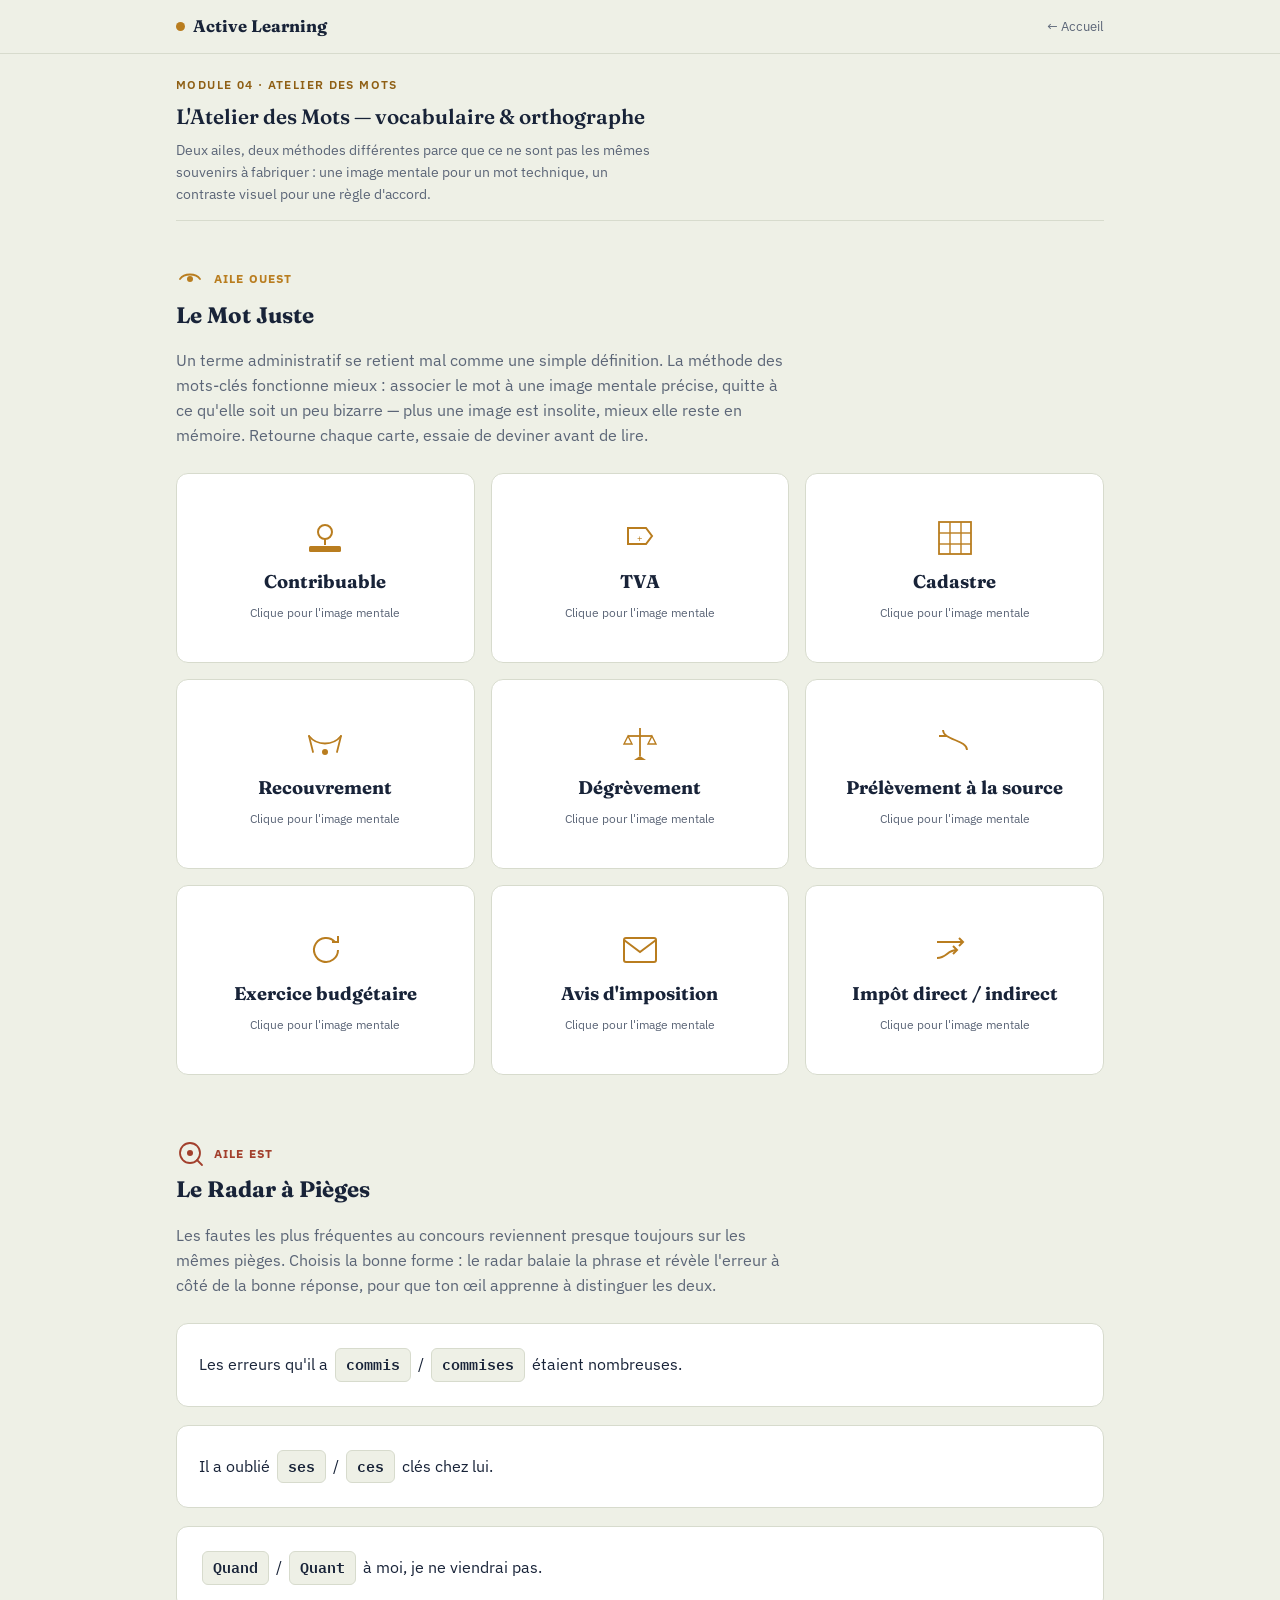
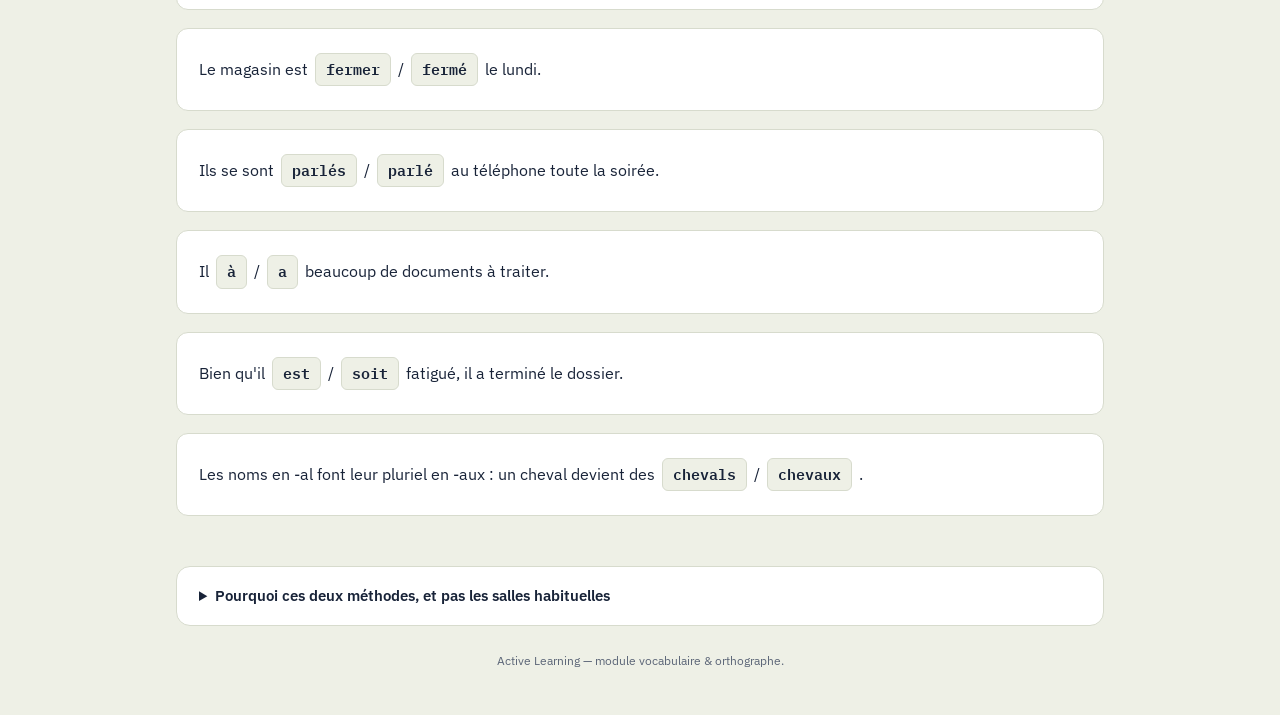
<file: vocabulaire/index.html>
<!doctype html>
<html lang="fr">
<head>
<meta charset="UTF-8">
<meta name="viewport" content="width=device-width, initial-scale=1.0">
<title>Vocabulaire &amp; orthographe — Active Learning</title>
<link rel="stylesheet" href="https://fonts.googleapis.com/css2?family=Fraunces:opsz,wght@9..144,600;9..144,900&family=IBM+Plex+Sans:wght@400;500;600&family=IBM+Plex+Mono:wght@500;600&display=swap">
<link rel="stylesheet" href="../styles/base.css">
<style>
  body{padding-block:0 40px;}

  .room-top{padding-block:22px 14px; border-bottom:1px solid var(--line);}
  .eyebrow{font-size:.72rem; letter-spacing:.12em; text-transform:uppercase; color:var(--gold-deep); font-weight:600;}
  .room-top h1{font-size:1.3rem; font-weight:600; margin-block:8px 6px;}
  .room-top p{color:var(--ink-soft); font-size:.9rem; max-width:60ch; margin:0; line-height:1.55;}

  section.wing{padding-block:44px 20px;}
  .wing-tag{display:flex; align-items:center; gap:10px; margin-bottom:6px;}
  .wing-icon{width:28px; height:28px; flex:none; color:var(--acc);}
  .wing-label{font-size:.72rem; letter-spacing:.1em; text-transform:uppercase; font-weight:700; color:var(--acc);}
  .wing h2{font-size:1.4rem; margin-bottom:8px;}
  .wing > p.lead{color:var(--ink-soft); max-width:62ch; line-height:1.55; margin-bottom:26px;}

  /* ================= AILE 1 : VOCABULAIRE — mots-clés ================= */
  .wing-vocab{--acc:var(--gold);}
  .cards-grid{display:grid; grid-template-columns:1fr; gap:16px;}
  @media(min-width:640px){ .cards-grid{grid-template-columns:1fr 1fr;} }
  @media(min-width:960px){ .cards-grid{grid-template-columns:1fr 1fr 1fr;} }

  .flashcard{perspective:1200px; cursor:pointer; min-height:190px;}
  .flashcard-inner{position:relative; width:100%; height:100%; min-height:190px; transform-style:preserve-3d; transition:transform .55s cubic-bezier(.3,.8,.3,1);}
  .flashcard.flipped .flashcard-inner{transform:rotateY(180deg);}
  .flashcard-face{
    position:absolute; inset:0; backface-visibility:hidden; border-radius:12px; border:1.5px solid var(--line);
    padding:16px; display:flex; flex-direction:column; justify-content:center; align-items:center; text-align:center; gap:8px;
    background:var(--raised);
  }
  .flashcard-face.front .icon{width:44px; height:44px; color:var(--acc);}
  .flashcard-face.front .term{font-family:"Fraunces",serif; font-weight:700; font-size:1.15rem;}
  .flashcard-face.front .hint{font-size:.72rem; color:var(--ink-soft);}
  .flashcard-face.back{transform:rotateY(180deg); background:var(--paper); align-items:flex-start; text-align:left;}
  .flashcard-face.back .mnemo-line{font-size:.86rem; font-style:italic; color:var(--acc); line-height:1.4;}
  .flashcard-face.back .def-line{font-size:.86rem; color:var(--ink); line-height:1.45;}
  .rate-row{display:flex; gap:8px; margin-top:auto; width:100%;}
  .rate-btn{
    flex:1; font-size:.74rem; font-weight:600; border-radius:7px; padding:7px 8px; cursor:pointer;
    border:1.5px solid var(--line); background:var(--raised); color:var(--ink-soft);
  }
  .rate-btn.known{border-color:var(--sage); color:var(--sage);}
  .rate-btn.review{border-color:var(--brick); color:var(--brick);}
  .flashcard.state-known .flashcard-face{border-color:var(--sage);}
  .flashcard.state-review .flashcard-face{border-color:var(--brick);}
  .recap-line{font-size:.86rem; color:var(--sage); font-weight:600; margin-bottom:16px; display:none;}
  .recap-line.show{display:block;}

  /* ================= AILE 2 : ORTHOGRAPHE — radar à pièges ================= */
  .wing-ortho{--acc:var(--brick);}
  .pieges{display:flex; flex-direction:column; gap:18px;}
  .piege{background:var(--raised); border:1px solid var(--line); border-radius:12px; padding:18px;}
  .piege-sentence{
    position:relative; overflow:hidden; font-size:1.02rem; line-height:1.8; padding:6px 4px;
  }
  .piege-sentence .scan{
    position:absolute; top:0; bottom:0; left:-30%; width:30%;
    background:linear-gradient(90deg, transparent, color-mix(in srgb, var(--acc) 30%, transparent), transparent);
    pointer-events:none; opacity:0;
  }
  .piege-sentence.scanning .scan{opacity:1; animation:scanmove 1s ease forwards;}
  @keyframes scanmove{ from{left:-30%;} to{left:100%;} }
  @media (prefers-reduced-motion: reduce){ .piege-sentence.scanning .scan{animation:none; opacity:0;} }

  .choice{
    display:inline-flex; border:1.5px solid var(--line); background:var(--paper); color:var(--ink);
    border-radius:6px; padding:2px 10px; margin:0 3px; cursor:pointer; font-weight:600;
    font-family:"IBM Plex Mono",monospace; font-size:.95rem; transition:border-color .15s, background .15s;
  }
  .choice:hover{border-color:var(--acc);}
  .choice.picked{border-color:var(--focus); background:color-mix(in srgb, var(--focus) 12%, var(--paper));}
  .choice.correct{border-color:var(--sage); background:var(--sage-bg); color:var(--sage);}
  .choice.wrong{border-color:var(--brick); background:var(--brick-bg); color:var(--brick); text-decoration:line-through;}
  .choice[disabled]{cursor:default;}

  .piege-reveal{display:none; margin-top:12px; padding-top:12px; border-top:1px dashed var(--line); font-size:.86rem; color:var(--ink-soft); line-height:1.55;}
  .piege-reveal.show{display:block;}
  .piege-reveal b{color:var(--ink);}
  .contrast-row{display:flex; gap:14px; margin-bottom:8px; flex-wrap:wrap; font-family:"IBM Plex Mono",monospace; font-size:.9rem;}
  .contrast-row .no{color:var(--brick); text-decoration:line-through;}
  .contrast-row .yes{color:var(--sage); font-weight:700;}

  .piege-status{font-size:.72rem; font-weight:700; text-transform:uppercase; letter-spacing:.05em; margin-left:8px;}
  .piege-status.ok{color:var(--sage);}
  .piege-status.ko{color:var(--brick);}

  details.meta{background:var(--raised); border:1px solid var(--line); border-radius:14px; padding:18px 22px; margin-block:30px 8px;}
  details.meta summary{cursor:pointer; font-weight:600; font-size:.92rem; color:var(--ink);}
  .meta-grid{display:flex; flex-direction:column; gap:10px; margin-top:14px;}
  .meta-row{display:flex; gap:10px; font-size:.84rem; color:var(--ink-soft); line-height:1.5;}
  .meta-row b{color:var(--gold-deep); font-family:"IBM Plex Mono",monospace; font-weight:600; flex:none; min-width:16ch;}

  footer.note{color:var(--ink-soft); font-size:.76rem; text-align:center; padding-block:18px 4px;}
</style>
</head>
<body>

<header class="app-nav">
  <div class="wrap row">
    <a class="brand" href="../index.html"><span class="dot"></span> Active Learning</a>
    <a class="crumb" href="../index.html">← Accueil</a>
  </div>
</header>

<div class="wrap">
  <header class="room-top">
    <div class="eyebrow">Module 04 · Atelier des mots</div>
    <h1>L'Atelier des Mots — vocabulaire &amp; orthographe</h1>
    <p>Deux ailes, deux méthodes différentes parce que ce ne sont pas les mêmes souvenirs à fabriquer : une image mentale pour un mot technique, un contraste visuel pour une règle d'accord.</p>
  </header>

  <!-- AILE 1 : VOCABULAIRE -->
  <section class="wing wing-vocab">
    <div class="wing-tag">
      <svg class="wing-icon" viewBox="0 0 28 28" fill="none"><path d="M4 14c4-6 16-6 20 0" stroke="currentColor" stroke-width="1.8" stroke-linecap="round"/><circle cx="14" cy="14" r="3" fill="currentColor"/></svg>
      <span class="wing-label">Aile Ouest</span>
    </div>
    <h2>Le Mot Juste</h2>
    <p class="lead">Un terme administratif se retient mal comme une simple définition. La méthode des mots-clés fonctionne mieux : associer le mot à une image mentale précise, quitte à ce qu'elle soit un peu bizarre — plus une image est insolite, mieux elle reste en mémoire. Retourne chaque carte, essaie de deviner avant de lire.</p>
    <div class="recap-line" id="recap-vocab"></div>
    <div class="cards-grid" id="vocab-grid"></div>
  </section>

  <!-- AILE 2 : ORTHOGRAPHE -->
  <section class="wing wing-ortho">
    <div class="wing-tag">
      <svg class="wing-icon" viewBox="0 0 28 28" fill="none"><circle cx="14" cy="14" r="10" stroke="currentColor" stroke-width="1.8"/><line x1="21" y1="21" x2="26" y2="26" stroke="currentColor" stroke-width="1.8" stroke-linecap="round"/><circle cx="14" cy="14" r="3" fill="currentColor"/></svg>
      <span class="wing-label">Aile Est</span>
    </div>
    <h2>Le Radar à Pièges</h2>
    <p class="lead">Les fautes les plus fréquentes au concours reviennent presque toujours sur les mêmes pièges. Choisis la bonne forme : le radar balaie la phrase et révèle l'erreur à côté de la bonne réponse, pour que ton œil apprenne à distinguer les deux.</p>
    <div class="pieges" id="pieges-list"></div>
  </section>

  <details class="meta">
    <summary>Pourquoi ces deux méthodes, et pas les salles habituelles</summary>
    <div class="meta-grid">
      <div class="meta-row"><b>Mots-clés + imagerie</b> Un mot abstrait se retient mieux collé à une image concrète et légèrement insolite qu'à une définition sèche — c'est la méthode des mots-clés, validée pour l'apprentissage du vocabulaire.</div>
      <div class="meta-row"><b>Contraste erreur/correction</b> Voir la faute barrée juste à côté de la bonne forme muscle la capacité à distinguer les deux, plus qu'une règle apprise seule.</div>
      <div class="meta-row"><b>Signal visuel d'attention</b> Le radar qui balaie la phrase dirige l'œil précisément sur le mot piégeux au moment où ça compte le plus pour la mémoire.</div>
      <div class="meta-row"><b>Effet de génération</b> Toujours choisir avant de voir la correction.</div>
      <div class="meta-row"><b>Répétition espacée</b> Les cartes de vocabulaire s'auto-évaluent et gardent la trace de ce qui reste à revoir.</div>
    </div>
  </details>

  <footer class="note">Active Learning — module vocabulaire &amp; orthographe.</footer>
</div>

<script src="../js/effects.js"></script>
<script>
(function(){
  // ============ AILE 1 : VOCABULAIRE ============
  var VOCAB_KEY = 'active-learning-vocab-v1';
  function loadVocab(){ try{ var raw = localStorage.getItem(VOCAB_KEY); return raw ? JSON.parse(raw) : {}; }catch(e){ return {}; } }
  function saveVocab(s){ try{ localStorage.setItem(VOCAB_KEY, JSON.stringify(s)); }catch(e){} }
  var vocabState = loadVocab();

  var TERMS = [
    {
      id:'v1', term:'Contribuable',
      icon:'<svg viewBox="0 0 44 44" fill="none"><rect x="6" y="30" width="32" height="6" rx="1.5" fill="currentColor"/><circle cx="22" cy="16" r="7" stroke="currentColor" stroke-width="2"/><path d="M22 23v6" stroke="currentColor" stroke-width="2"/></svg>',
      mnemo:"Imagine quelqu'un qui pose sa pièce sur la table commune : il « contribue » à la caisse de tous.",
      def:'Personne physique ou morale qui doit payer un impôt.'
    },
    {
      id:'v2', term:'TVA',
      icon:'<svg viewBox="0 0 44 44" fill="none"><path d="M10 12h18l6 8-6 8H10z" stroke="currentColor" stroke-width="2"/><text x="19" y="26" font-size="9" fill="currentColor" font-family="monospace">+</text></svg>',
      mnemo:"Un prix qui grandit discrètement à chaque étape, avant d'arriver à la caisse — invisible, mais toujours là.",
      def:"Taxe sur la Valeur Ajoutée : impôt indirect sur la consommation, payé par l'acheteur et déjà inclus dans le prix affiché."
    },
    {
      id:'v3', term:'Cadastre',
      icon:'<svg viewBox="0 0 44 44" fill="none"><rect x="6" y="6" width="32" height="32" stroke="currentColor" stroke-width="1.8"/><line x1="6" y1="17" x2="38" y2="17" stroke="currentColor" stroke-width="1.4"/><line x1="6" y1="28" x2="38" y2="28" stroke="currentColor" stroke-width="1.4"/><line x1="17" y1="6" x2="17" y2="38" stroke="currentColor" stroke-width="1.4"/><line x1="28" y1="6" x2="28" y2="38" stroke="currentColor" stroke-width="1.4"/></svg>',
      mnemo:"Un immense quadrillage posé sur toute la commune : chaque parcelle a sa case, aucune ne se perd.",
      def:"Registre officiel qui recense et délimite toutes les propriétés foncières d'un territoire."
    },
    {
      id:'v4', term:'Recouvrement',
      icon:'<svg viewBox="0 0 44 44" fill="none"><path d="M6 14c8 10 24 10 32 0" stroke="currentColor" stroke-width="1.8" stroke-linecap="round"/><path d="M6 14l4 16M38 14l-4 16" stroke="currentColor" stroke-width="1.8" stroke-linecap="round"/><circle cx="22" cy="30" r="3" fill="currentColor"/></svg>',
      mnemo:"Un filet lancé qui « recouvre » l'argent dû et le ramène vers l'administration.",
      def:"Action de percevoir une somme due (un impôt, une amende) qui n'a pas encore été payée."
    },
    {
      id:'v5', term:'Dégrèvement',
      icon:'<svg viewBox="0 0 44 44" fill="none"><line x1="22" y1="6" x2="22" y2="34" stroke="currentColor" stroke-width="1.8"/><line x1="10" y1="14" x2="34" y2="14" stroke="currentColor" stroke-width="1.8"/><path d="M10 14l-4 8h8l-4-8z" stroke="currentColor" stroke-width="1.4"/><path d="M34 14l-4 8h8l-4-8z" stroke="currentColor" stroke-width="1.4"/><path d="M22 34l-6 4h12l-6-4z" fill="currentColor"/></svg>',
      mnemo:"Le poids de l'impôt qu'on soulève de la balance — « dé-grève » comme on déleste.",
      def:"Réduction ou annulation, totale ou partielle, d'un impôt normalement dû."
    },
    {
      id:'v6', term:'Prélèvement à la source',
      icon:'<svg viewBox="0 0 44 44" fill="none"><path d="M10 8c0 10 24 10 24 20" stroke="currentColor" stroke-width="1.8" fill="none"/><line x1="6" y1="14" x2="14" y2="14" stroke="currentColor" stroke-width="2"/></svg>',
      mnemo:"Un filtre posé tout en amont de la rivière : une partie de l'eau — le salaire — est retenue avant même de couler plus loin.",
      def:"L'impôt sur le revenu est directement retenu sur le salaire, avant que celui-ci ne soit versé."
    },
    {
      id:'v7', term:'Exercice budgétaire',
      icon:'<svg viewBox="0 0 44 44" fill="none"><path d="M32 14a12 12 0 1 0 3 8" stroke="currentColor" stroke-width="2" fill="none"/><path d="M35 8v6h-6" stroke="currentColor" stroke-width="2" fill="none"/></svg>',
      mnemo:"Une année entière enfermée dans une boucle qui revient toujours à son point de départ : au 1er janvier, tout redémarre à zéro.",
      def:"Période, en général une année civile, sur laquelle porte un budget public."
    },
    {
      id:'v8', term:"Avis d'imposition",
      icon:'<svg viewBox="0 0 44 44" fill="none"><rect x="6" y="10" width="32" height="24" rx="2" stroke="currentColor" stroke-width="2"/><path d="M6 12l16 12 16-12" stroke="currentColor" stroke-width="2" fill="none"/></svg>',
      mnemo:"Une enveloppe qui tombe chaque année dans la boîte aux lettres, avec le verdict écrit dedans.",
      def:"Document officiel envoyé au contribuable, qui indique le montant de l'impôt dû ou déjà réglé."
    },
    {
      id:'v9', term:'Impôt direct / indirect',
      icon:'<svg viewBox="0 0 44 44" fill="none"><line x1="4" y1="14" x2="30" y2="14" stroke="currentColor" stroke-width="2"/><path d="M26 10l4 4-4 4" stroke="currentColor" stroke-width="2" fill="none"/><path d="M4 30c10 0 10 -8 20 -8" stroke="currentColor" stroke-width="2" fill="none"/><path d="M20 18l4 4-4 4" stroke="currentColor" stroke-width="2" fill="none"/></svg>',
      mnemo:"Une flèche qui va droit dans la poche du contribuable (direct), une autre qui rebondit d'abord sur le vendeur avant d'arriver (indirect).",
      def:"Direct : payé directement par celui qui le doit (impôt sur le revenu). Indirect : payé via un intermédiaire, inclus dans un prix (TVA)."
    }
  ];

  var vocabGrid = document.getElementById('vocab-grid');
  TERMS.forEach(function(t){
    var card = document.createElement('div');
    card.className = 'flashcard';
    card.id = 'vcard-' + t.id;
    card.innerHTML =
      '<div class="flashcard-inner">' +
        '<div class="flashcard-face front"><span class="icon">' + t.icon + '</span><span class="term">' + t.term + '</span><span class="hint">Clique pour l\'image mentale</span></div>' +
        '<div class="flashcard-face back">' +
          '<span class="mnemo-line">' + t.mnemo + '</span>' +
          '<span class="def-line">' + t.def + '</span>' +
          '<div class="rate-row" data-noflip>' +
            '<button class="rate-btn known" data-noflip onclick="rateVocab(event,\'' + t.id + '\',true)">Je savais</button>' +
            '<button class="rate-btn review" data-noflip onclick="rateVocab(event,\'' + t.id + '\',false)">À revoir</button>' +
          '</div>' +
        '</div>' +
      '</div>';
    card.addEventListener('click', function(ev){
      if(ev.target.closest('[data-noflip]')) return;
      card.classList.toggle('flipped');
    });
    vocabGrid.appendChild(card);
    applyVocabState(t.id);
  });

  function applyVocabState(id){
    var card = document.getElementById('vcard-' + id);
    card.classList.remove('state-known', 'state-review');
    if(vocabState[id] === 'known') card.classList.add('state-known');
    if(vocabState[id] === 'review') card.classList.add('state-review');
  }
  function updateVocabRecap(){
    var known = TERMS.filter(function(t){ return vocabState[t.id] === 'known'; }).length;
    var el = document.getElementById('recap-vocab');
    if(known > 0){ el.textContent = known + ' / ' + TERMS.length + ' mots déjà sus.'; el.classList.add('show'); }
  }
  window.rateVocab = function(ev, id, known){
    vocabState[id] = known ? 'known' : 'review';
    saveVocab(vocabState);
    applyVocabState(id);
    updateVocabRecap();
    AL.markActiveDay();
    if(known){
      var rect = ev.target.getBoundingClientRect();
      AL.confetti(rect.left + rect.width/2, rect.top + rect.height/2);
    }
  };
  updateVocabRecap();

  // ============ AILE 2 : ORTHOGRAPHE ============
  var PIEGES = [
    {
      id:'p1',
      before:'Les erreurs qu\'il a', after:'étaient nombreuses.',
      choices:['commis','commises'], correct:1,
      rule:"Le COD « que » (= les erreurs, féminin pluriel) est placé avant l'auxiliaire avoir : le participe passé s'accorde avec lui."
    },
    {
      id:'p2',
      before:'Il a oublié', after:'clés chez lui.',
      choices:['ses','ces'], correct:0,
      rule:'« Ses » est un possessif (= à lui) ; « ces » est un démonstratif. Les clés lui appartiennent : c\'est « ses ».'
    },
    {
      id:'p3',
      before:'', after:'à moi, je ne viendrai pas.',
      choices:['Quand','Quant'], correct:1,
      rule:'« Quant à » signifie « en ce qui concerne ». « Quand » ne s\'utilise que pour le temps.'
    },
    {
      id:'p4',
      before:'Le magasin est', after:'le lundi.',
      choices:['fermer','fermé'], correct:1,
      rule:'Accord avec « magasin » (masculin singulier) : c\'est un adjectif, pas un infinitif.'
    },
    {
      id:'p5',
      before:'Ils se sont', after:'au téléphone toute la soirée.',
      choices:['parlés','parlé'], correct:1,
      rule:'On parle À quelqu\'un : « se » est un COI, pas un COD. Le participe reste invariable : « parlé ».'
    },
    {
      id:'p6',
      before:'Il', after:'beaucoup de documents à traiter.',
      choices:['à','a'], correct:1,
      rule:'« A » est le verbe avoir, remplaçable par « avait ». « À » est une préposition, jamais remplaçable ainsi.'
    },
    {
      id:'p7',
      before:"Bien qu'il", after:'fatigué, il a terminé le dossier.',
      choices:['est','soit'], correct:1,
      rule:'« Bien que » est toujours suivi du subjonctif : « soit », jamais de l\'indicatif « est ».'
    },
    {
      id:'p8',
      before:'Les noms en -al font leur pluriel en -aux : un cheval devient des', after:'.',
      choices:['chevals','chevaux'], correct:1,
      rule:'Pluriel irrégulier à connaître par cœur : cheval → chevaux, journal → journaux, animal → animaux.'
    }
  ];

  var ORTHO_KEY = 'active-learning-ortho-v1';
  function loadOrtho(){ try{ var raw = localStorage.getItem(ORTHO_KEY); return raw ? JSON.parse(raw) : {}; }catch(e){ return {}; } }
  function saveOrtho(s){ try{ localStorage.setItem(ORTHO_KEY, JSON.stringify(s)); }catch(e){} }
  var orthoState = loadOrtho();

  var piegesList = document.getElementById('pieges-list');
  PIEGES.forEach(function(p){
    var wrap = document.createElement('div');
    wrap.className = 'piege';
    var choicesHtml = p.choices.map(function(c, i){
      return '<span class="choice" data-idx="' + i + '" onclick="pickPiege(event,\'' + p.id + '\',' + i + ')">' + c + '</span>';
    }).join(' / ');
    wrap.innerHTML =
      '<div class="piege-sentence" id="sentence-' + p.id + '"><span class="scan"></span>' + p.before + ' ' + choicesHtml + ' ' + p.after +
        '<span class="piege-status" id="status-' + p.id + '"></span></div>' +
      '<div class="piege-reveal" id="reveal-' + p.id + '">' +
        '<div class="contrast-row"><span class="no">' + p.choices[1 - p.correct] + '</span><span class="yes">' + p.choices[p.correct] + '</span></div>' +
        p.rule +
      '</div>';
    piegesList.appendChild(wrap);
  });

  window.pickPiege = function(ev, id, idx){
    var pData = PIEGES.filter(function(p){ return p.id === id; })[0];
    var sentence = document.getElementById('sentence-' + id);
    var reveal = document.getElementById('reveal-' + id);
    var status = document.getElementById('status-' + id);
    var choices = sentence.querySelectorAll('.choice');
    var ok = idx === pData.correct;

    choices.forEach(function(c, i){
      c.setAttribute('disabled', 'true');
      if(i === idx) c.classList.add('picked');
      if(i === pData.correct) c.classList.add('correct');
      else c.classList.add('wrong');
    });

    sentence.classList.add('scanning');
    reveal.classList.add('show');
    status.textContent = ok ? 'Exact' : 'À revoir';
    status.className = 'piege-status ' + (ok ? 'ok' : 'ko');
    orthoState[id] = ok ? 'known' : 'review';
    saveOrtho(orthoState);
    AL.markActiveDay();
    if(ok){
      var rect = ev.target.getBoundingClientRect();
      AL.confetti(rect.left + rect.width/2, rect.top + rect.height/2);
    }
  };
})();
</script>
</body>
</html>
</file>
<file: styles/base.css>
/* Active Learning — design partagé entre toutes les pages de l'app */

:root{
  --paper:#eef0e6;
  --raised:#ffffff;
  --ink:#182338;
  --ink-soft:#5b6577;
  --gold:#b97d1f;
  --gold-deep:#8f5f14;
  --sage:#3f6a4c;
  --sage-bg:#e7f0e9;
  --brick:#a23f2c;
  --brick-bg:#f5e6e2;
  --line:#d7dbcd;
  --focus:#2f4d8f;
  --plum:#6d4a7a;
  --plum-bg:#ece4ee;
  --teal:#2d6e6b;
  --teal-bg:#e2eeed;
}
@media (prefers-color-scheme: dark){
  :root{
    --paper:#12161f;
    --raised:#1b212d;
    --ink:#eef0e6;
    --ink-soft:#9aa3b5;
    --gold:#e0a53f;
    --gold-deep:#f0bc63;
    --sage:#7fc294;
    --sage-bg:#1b2b21;
    --brick:#e88b73;
    --brick-bg:#332019;
    --line:#2b3342;
    --focus:#7fa0e6;
    --plum:#c294d1;
    --plum-bg:#2a1f30;
    --teal:#6fc0bc;
    --teal-bg:#1a2b2a;
  }
}

*{box-sizing:border-box;}
html,body{margin:0;}
body{
  background:var(--paper);
  color:var(--ink);
  font-family:"IBM Plex Sans",system-ui,sans-serif;
  line-height:1.5;
}
h1,h2,h3{font-family:"Fraunces",Georgia,serif;text-wrap:balance;margin:0;}
.nums{font-family:"IBM Plex Mono",ui-monospace,monospace;font-variant-numeric:tabular-nums;}
img{max-width:100%;}

.wrap{max-width:960px; margin-inline:auto; padding-inline:16px;}

a{color:inherit;}
:focus-visible{outline:2.5px solid var(--focus); outline-offset:2px;}

/* ---- top nav shared across pages ---- */
header.app-nav{
  position:sticky; top:0; z-index:30;
  background:var(--paper);
  border-bottom:1px solid var(--line);
  padding-block:14px;
}
header.app-nav .row{
  display:flex; align-items:center; justify-content:space-between; gap:12px; flex-wrap:wrap;
}
header.app-nav .brand{
  font-family:"Fraunces",serif; font-weight:700; font-size:1.05rem; text-decoration:none; color:var(--ink);
  display:flex; align-items:center; gap:8px;
}
header.app-nav .brand .dot{width:9px;height:9px;border-radius:50%;background:var(--gold);}
header.app-nav .crumb{font-size:.82rem; color:var(--ink-soft); text-decoration:none; display:flex; align-items:center; gap:6px;}
header.app-nav .crumb:hover{color:var(--gold-deep);}

/* ---- shared buttons ---- */
.btn{
  display:inline-flex; align-items:center; gap:8px;
  font-family:"IBM Plex Sans",sans-serif; font-weight:600; font-size:.9rem;
  border-radius:9px; padding:11px 18px; cursor:pointer; text-decoration:none;
  border:1.5px solid transparent;
}
.btn-primary{background:var(--ink); color:var(--paper); border-color:var(--ink);}
.btn-primary:hover{background:var(--gold-deep); border-color:var(--gold-deep);}
.btn-ghost{background:transparent; color:var(--ink); border-color:var(--line);}
.btn-ghost:hover{border-color:var(--gold);}

/* ---- shared card ---- */
.card{
  background:var(--raised); border:1px solid var(--line); border-radius:14px;
}
</file>
